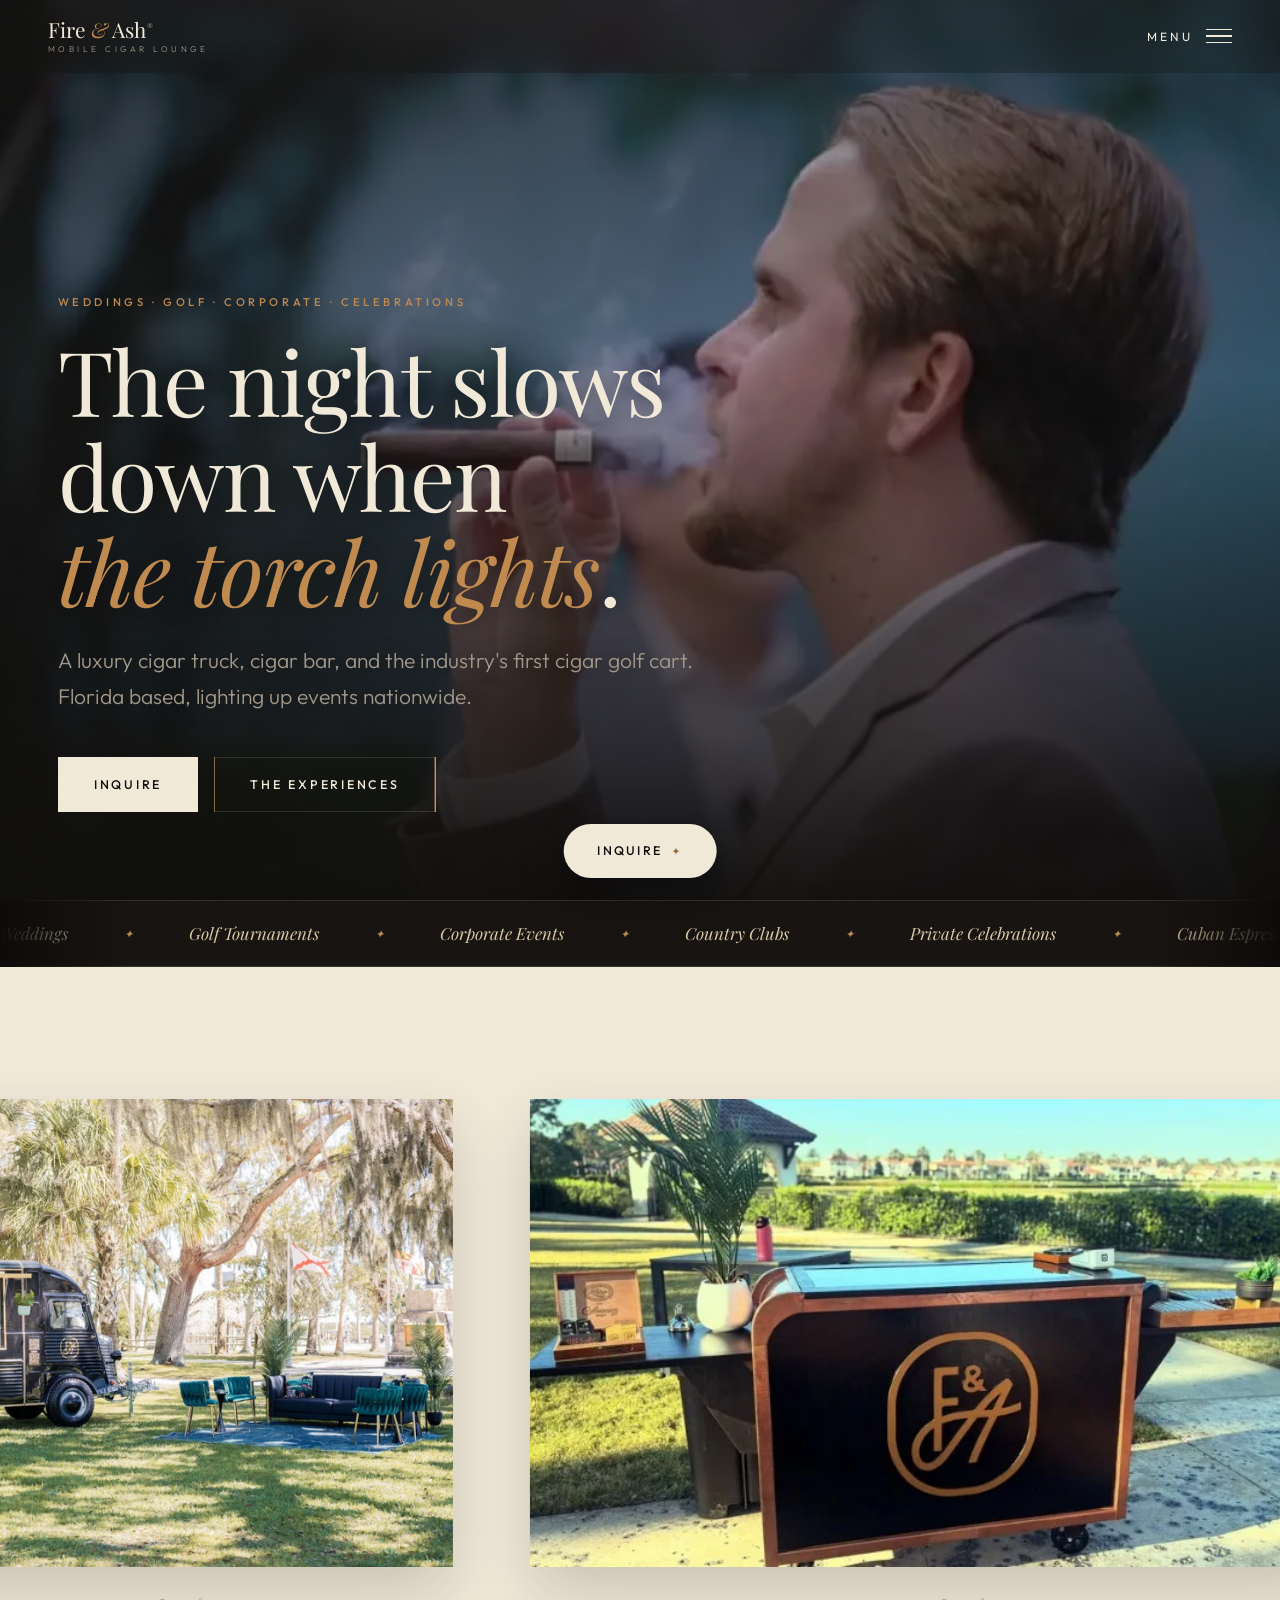
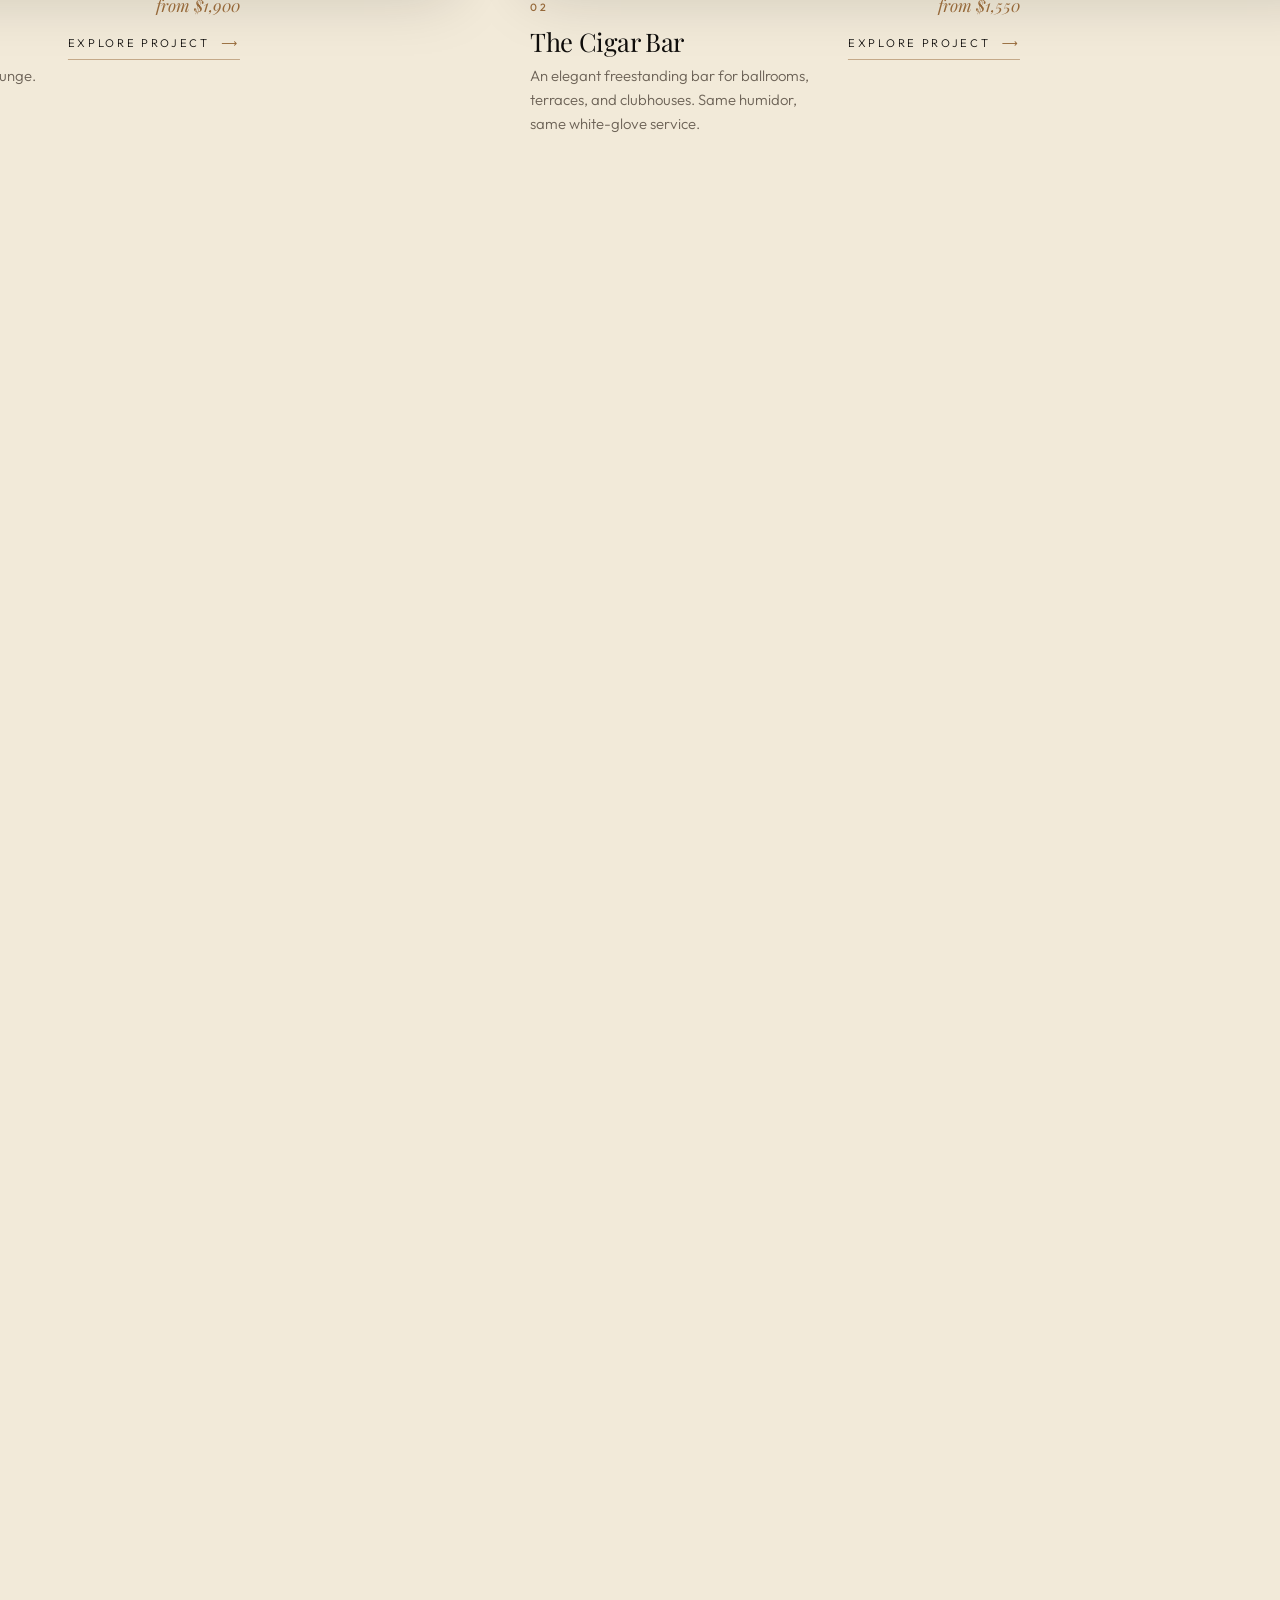
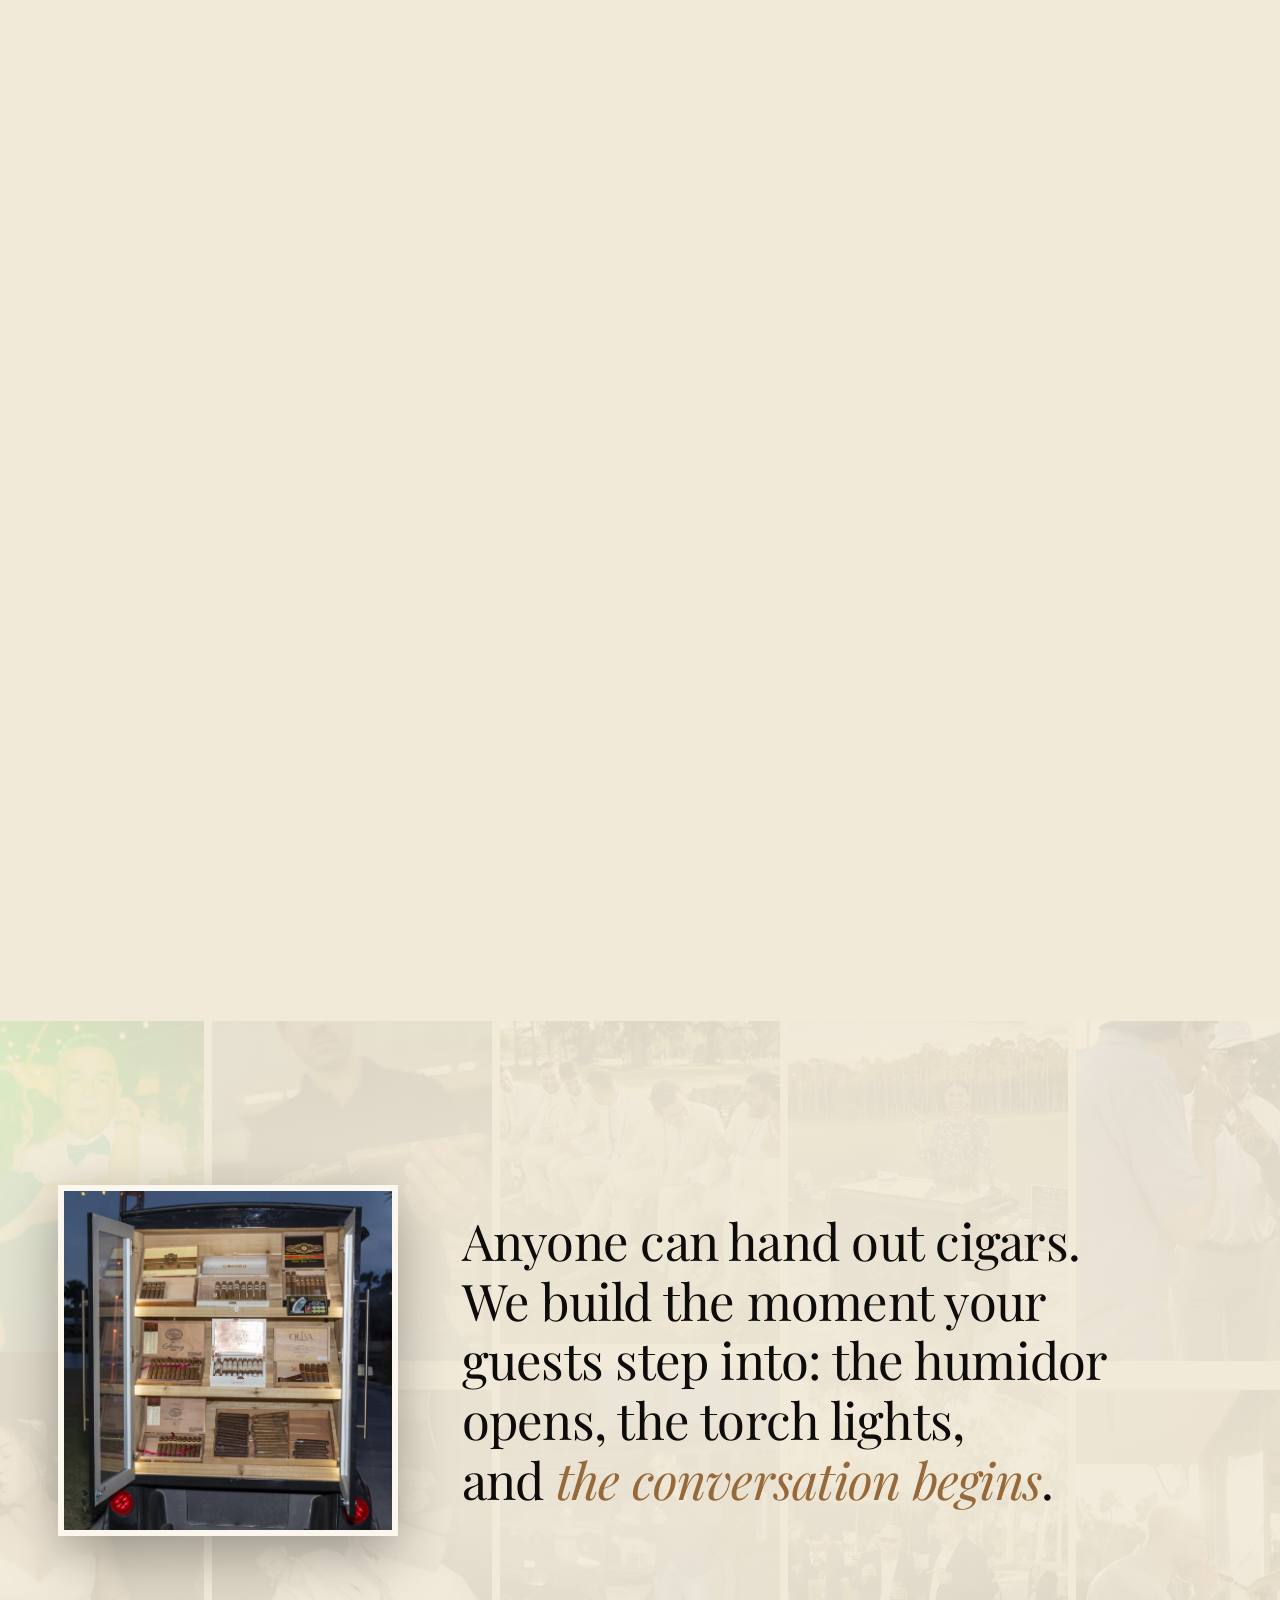
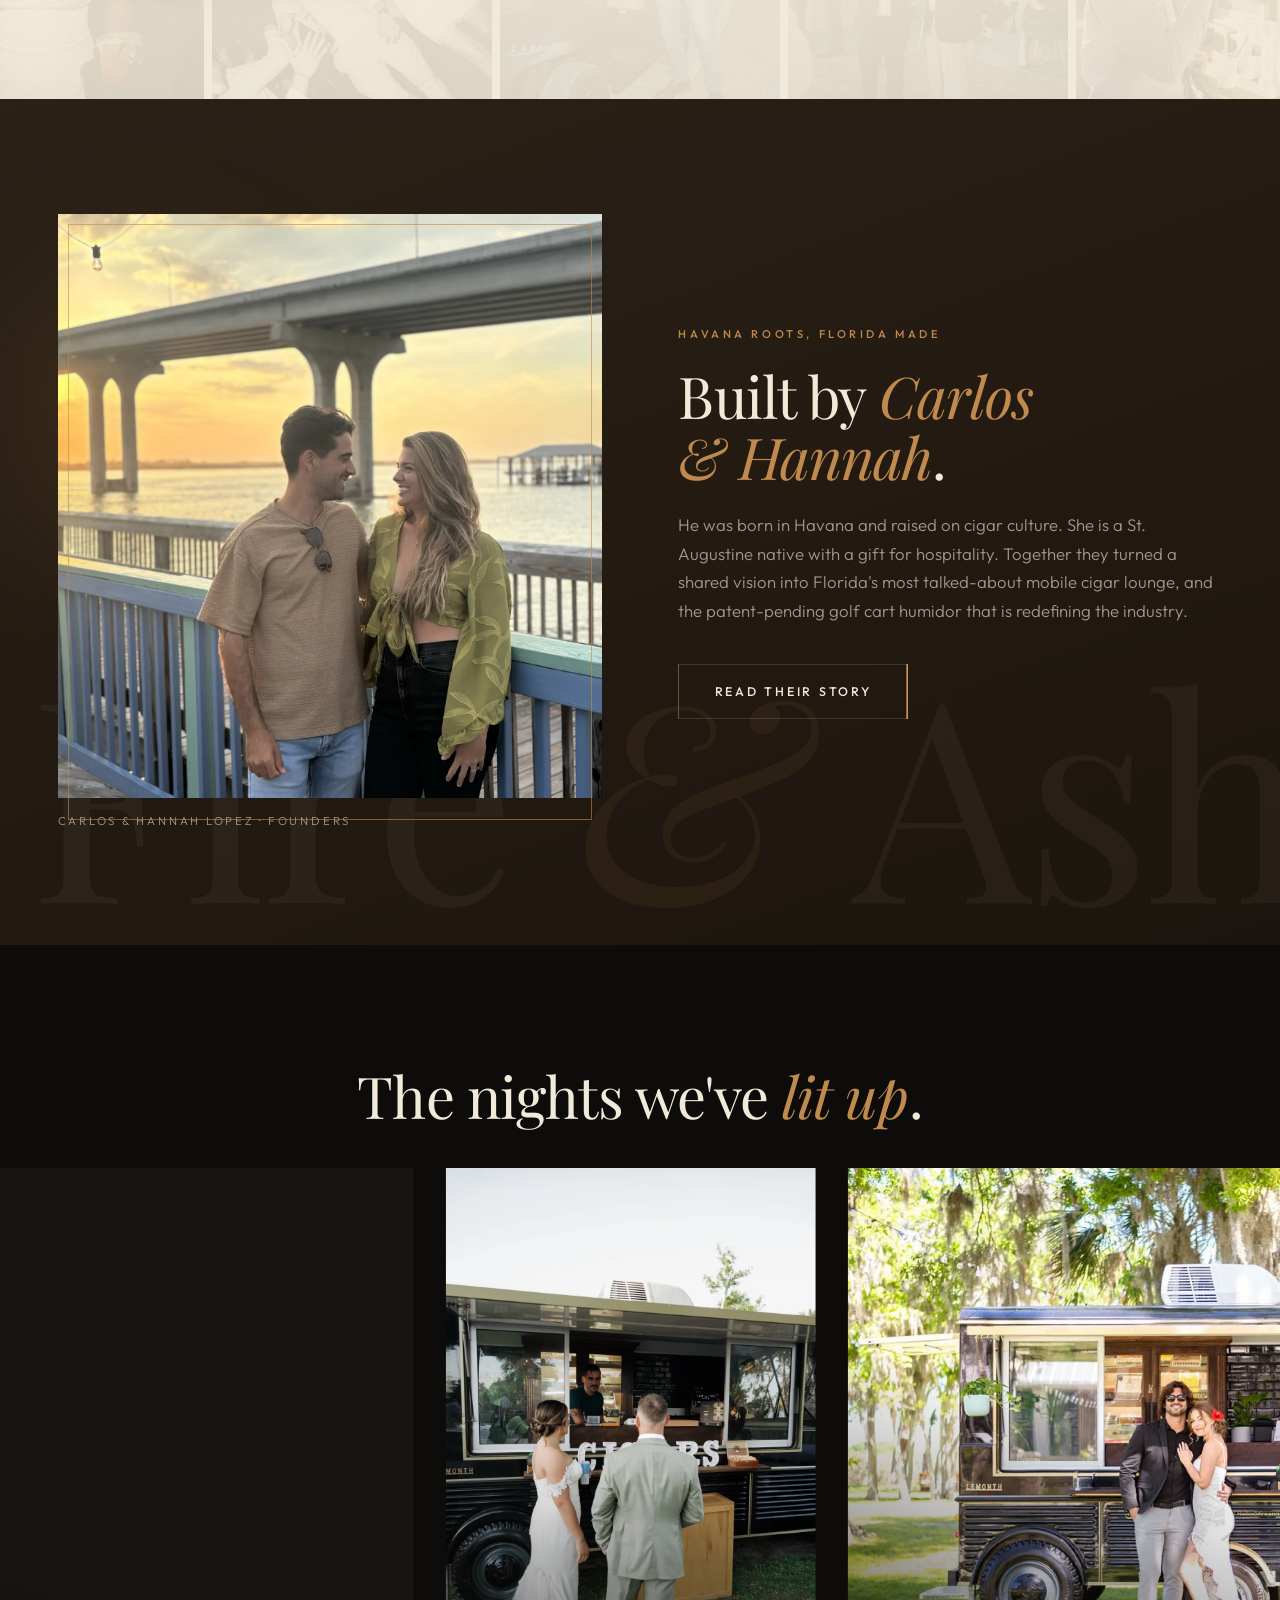
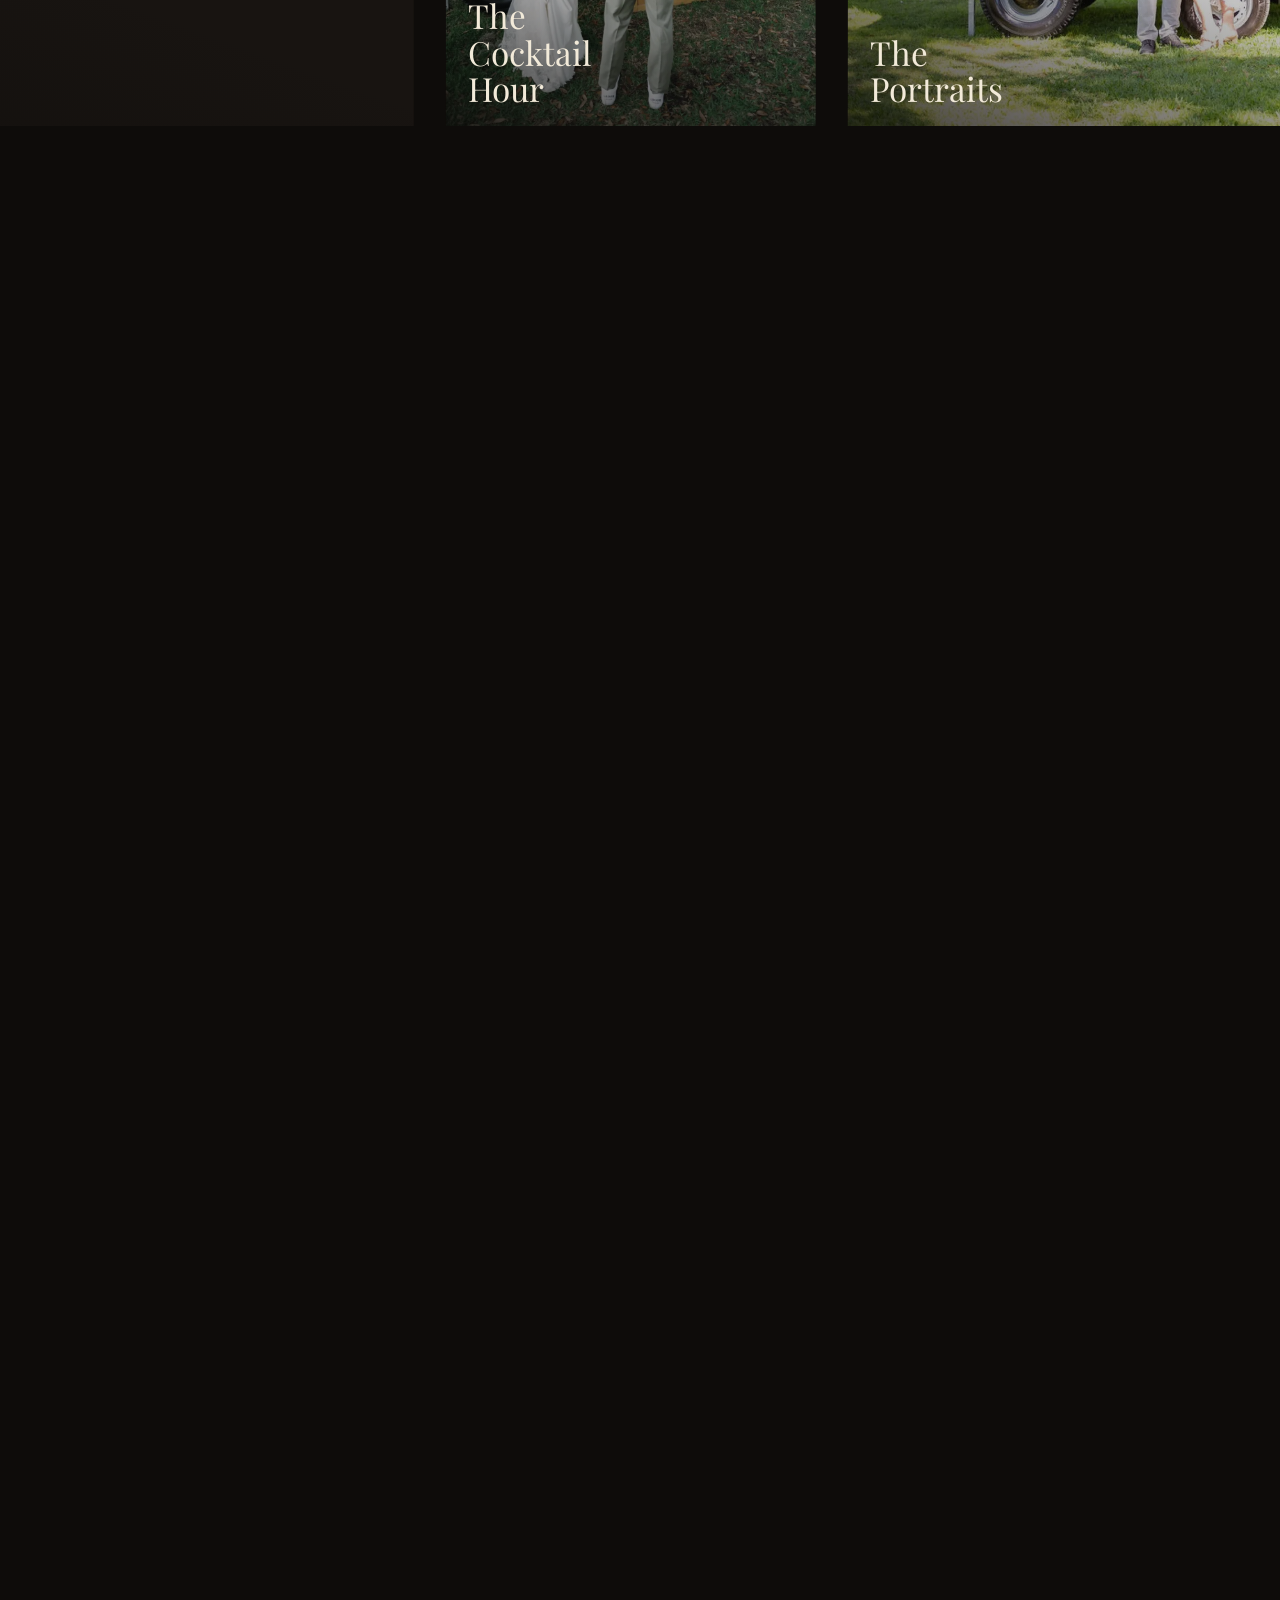
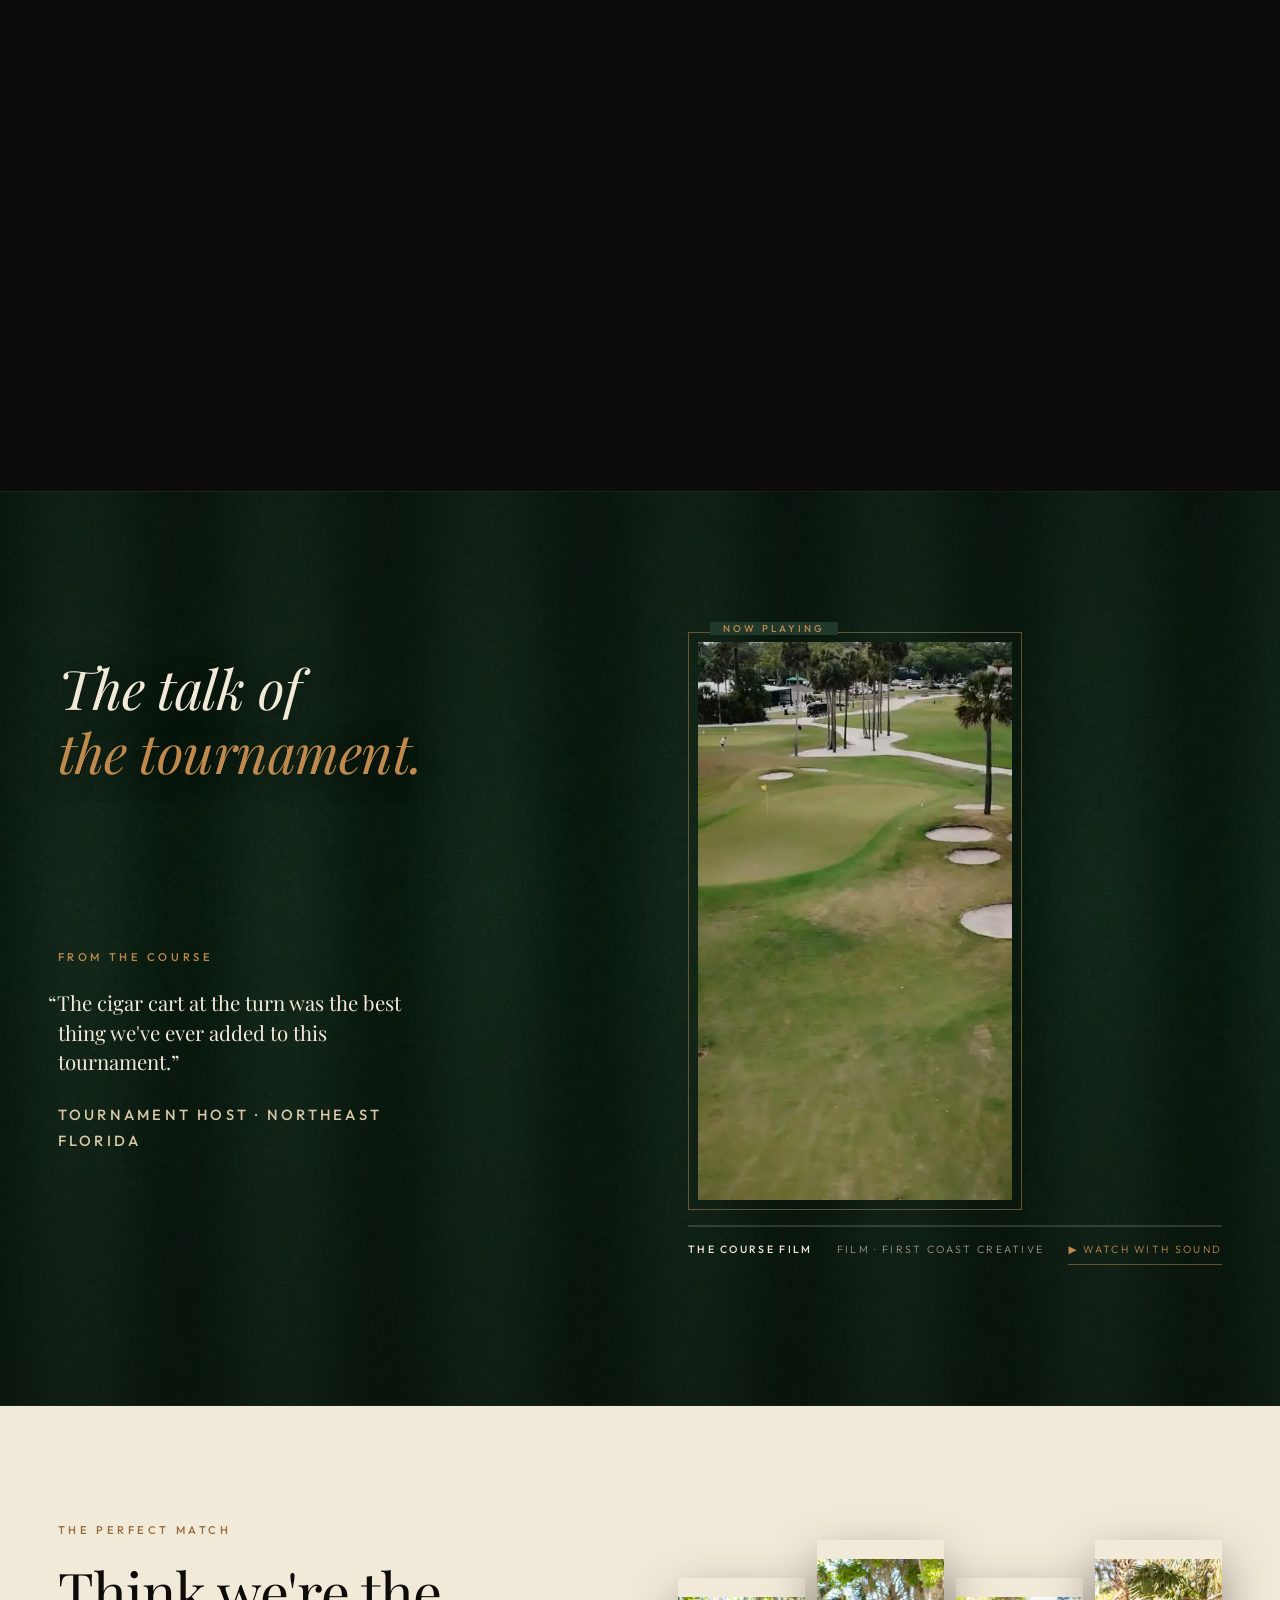
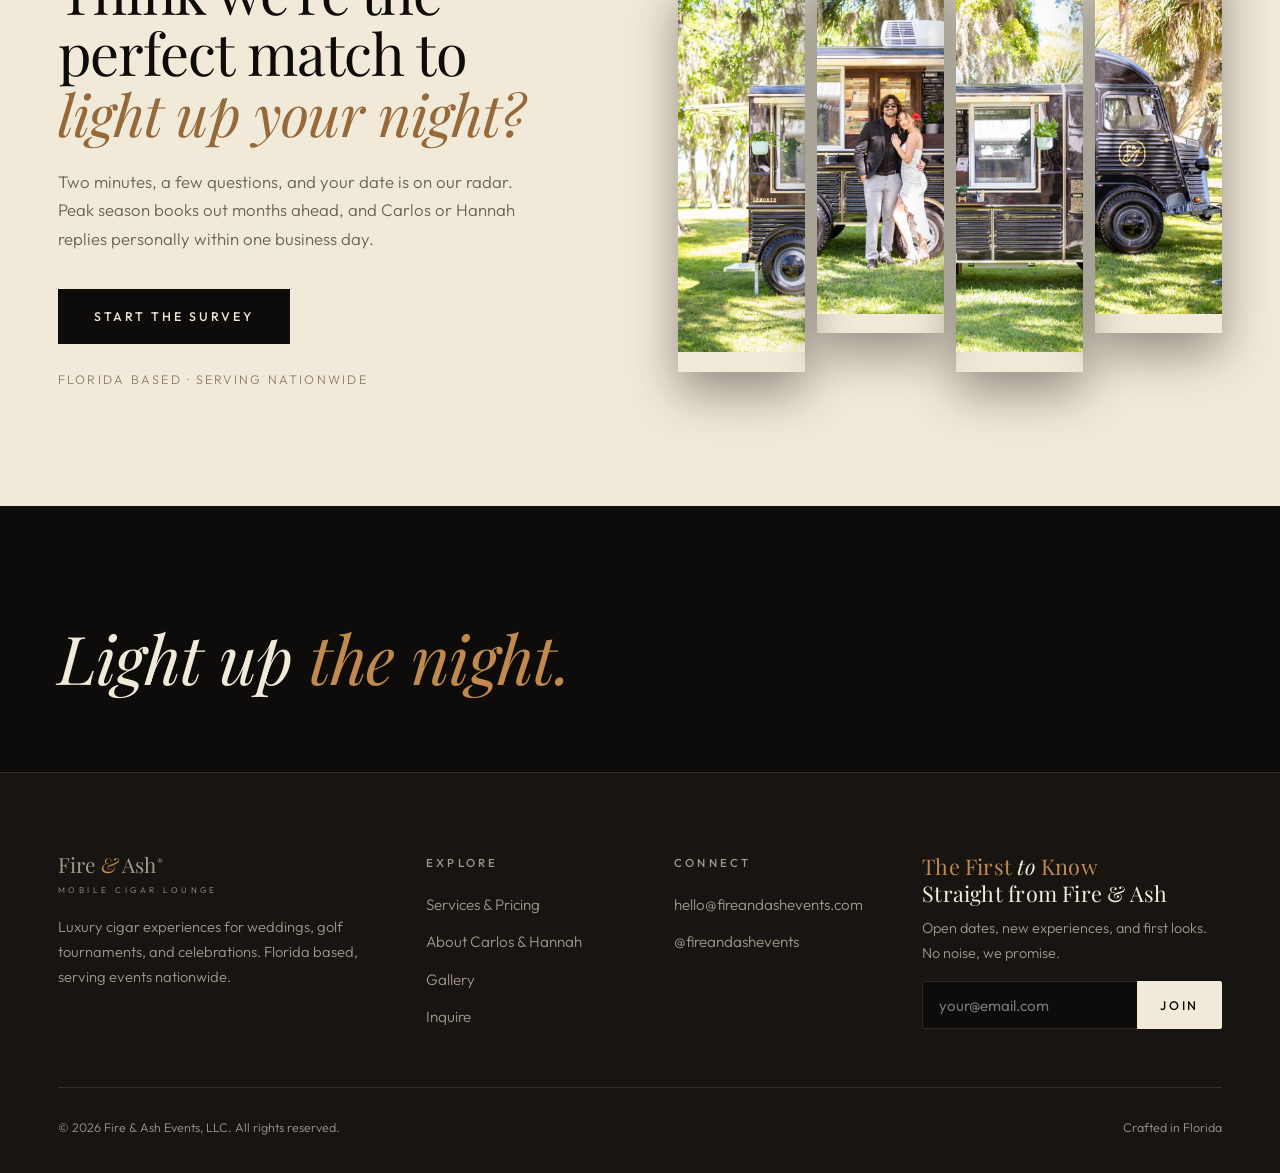
<file: index.html>
<!DOCTYPE html>
<html lang="en" class="no-js">
<head>
<meta charset="UTF-8">
<meta name="viewport" content="width=device-width, initial-scale=1.0, maximum-scale=1.0, viewport-fit=cover">
<title>Florida's Luxury Mobile Cigar Lounge | Fire &amp; Ash</title>
<meta name="description" content="Fire &amp; Ash brings a luxury cigar truck, cigar bar, and patent-pending cigar golf cart to weddings, golf tournaments, and celebrations across Florida. Find your match.">
<link rel="canonical" href="https://fireandashevents.com/">
<meta property="og:type" content="website">
<meta property="og:title" content="Fire &amp; Ash | Luxury Event Cigar Service">
<meta property="og:description" content="An elevated cigar experience for weddings, golf tournaments, and celebrations across Florida.">
<meta property="og:image" content="https://fireandashevents.com/assets/img/og-card.jpg?v=3">
<meta property="og:site_name" content="Fire &amp; Ash Events">
<meta name="twitter:card" content="summary_large_image">
<meta name="twitter:title" content="Fire &amp; Ash | Luxury Event Cigar Service">
<meta name="twitter:description" content="An elevated cigar experience for weddings, golf tournaments, and celebrations across Florida.">
<meta name="twitter:image" content="https://fireandashevents.com/assets/img/og-card.jpg?v=3">
<meta property="og:url" content="https://fireandashevents.com/">
<meta name="theme-color" content="#0e0c0a">
<link rel="icon" href="/assets/img/favicon.svg" type="image/svg+xml">
<link rel="icon" href="/assets/img/favicon-32.png" sizes="32x32">
<link rel="apple-touch-icon" href="/assets/img/apple-touch-icon.png">

<link rel="preconnect" href="https://fonts.googleapis.com">
<link rel="preconnect" href="https://fonts.gstatic.com" crossorigin>
<link href="https://fonts.googleapis.com/css2?family=Playfair+Display:ital,wght@0,400..700;1,400..700&family=Outfit:wght@300;400;500&display=swap" rel="stylesheet">
<link rel="stylesheet" href="/assets/css/style.css?v=26">
<script type="application/ld+json">
{
  "@context": "https://schema.org",
  "@type": ["LocalBusiness", "EntertainmentBusiness"],
  "name": "Fire & Ash Events",
  "description": "Luxury mobile cigar lounge: cigar truck, cigar bar, and patent-pending cigar golf cart for weddings, golf tournaments, corporate events, and private celebrations across Florida.",
  "url": "https://fireandashevents.com",
  "email": "hello@fireandashevents.com",
  "image": "https://fireandashevents.com/assets/img/hero-poster.webp",
  "priceRange": "$$$",
  "address": {"@type": "PostalAddress", "addressRegion": "FL", "addressCountry": "US"},
  "areaServed": [
    {"@type": "State", "name": "Florida"},
    {"@type": "Country", "name": "United States"}
  ],
  "slogan": "Light up the night",
  "knowsAbout": [
    "wedding entertainment ideas", "wedding cocktail hour entertainment", "unique wedding vendor",
    "wedding planner", "luxury wedding planner", "wedding venues", "destination wedding entertainment",
    "cigar bar for wedding", "wedding cigar bar rental", "groomsmen experience", "bachelor party ideas",
    "event planner", "event production", "luxury event production", "event entertainment services",
    "event", "event spaces", "event venues", "event rentals", "corporate event entertainment",
    "corporate retreat entertainment", "brand activation", "VIP hospitality", "holiday party entertainment",
    "golf event", "golf production", "luxury golf", "golf tournament entertainment", "charity golf tournament",
    "member guest tournament", "country club events", "19th hole experience",
    "cigar lounge", "mobile cigar lounge", "expensive cigars", "premium cigars", "luxury cigars",
    "cigar sommelier", "cigar and whiskey pairing", "cigar events", "cuban espresso catering",
    "private party entertainment", "engagement party ideas", "rehearsal dinner entertainment",
    "milestone birthday party", "retirement party ideas", "luxury lifestyle experiences",
    "mobile bar experience", "outdoor event entertainment", "event vendor for wedding venues"
  ],
  "keywords": "cigar lounge, cigar bar, wedding planner, event planner, event production, golf production, golf event, luxury golf, expensive cigars, premium cigars, wedding entertainment, corporate events, private events, Florida events, nationwide event services",
  "makesOffer": [
    {"@type": "Offer", "itemOffered": {"@type": "Service", "name": "Wedding cigar bar and cigar truck", "audience": {"@type": "Audience", "audienceType": "Couples planning weddings, wedding planners, wedding venues"}}},
    {"@type": "Offer", "itemOffered": {"@type": "Service", "name": "Golf tournament cigar cart", "audience": {"@type": "Audience", "audienceType": "Tournament directors, country clubs, charity outings"}}},
    {"@type": "Offer", "itemOffered": {"@type": "Service", "name": "Corporate and private event cigar lounge", "audience": {"@type": "Audience", "audienceType": "Corporate event planners, private party hosts, event spaces"}}}
  ],
  "founder": [
    {"@type": "Person", "name": "Carlos Lopez"},
    {"@type": "Person", "name": "Hannah Lopez"}
  ],
  "sameAs": ["https://www.instagram.com/fireandashevents/"]
}
</script>
<script type="application/ld+json">
{"@context":"https://schema.org","@type":"WebSite","name":"Fire & Ash Events","alternateName":"Fire and Ash Mobile Cigar Lounge","url":"https://fireandashevents.com"}
</script>
</head>
<body>

<header class="site-header">
  <a class="logo" href="/">Fire <em>&amp;</em> Ash<sup>&reg;</sup> <small>Mobile Cigar Lounge</small></a>
  <button class="menu-btn" aria-expanded="false" aria-label="Open menu">
    <span>Menu</span>
    <span class="bars" aria-hidden="true"><span></span><span></span><span></span></span>
  </button>
</header>

<div class="menu-overlay">
  <div class="menu-doors" aria-hidden="true"><span></span><span></span><span></span><span></span></div>
  <button class="menu-close" aria-label="Close menu">Close <span aria-hidden="true">✕</span></button>
  <nav class="menu-inner">
    <a href="/"><small>01</small>Home</a>
    <a href="/services"><small>02</small>Services</a>
    <a href="/about"><small>03</small>About</a>
    <a href="/gallery"><small>04</small>Gallery</a>
    <a href="/inquire"><small>05</small>Inquire</a>
  </nav>
  <div class="menu-foot">Florida based · Serving events nationwide · <a href="mailto:hello@fireandashevents.com">hello@fireandashevents.com</a></div>
</div>

<section class="hero">
  <div class="hero-media">
    <video src="/assets/video/hero-deerwood.mp4?v=2" autoplay muted loop playsinline poster="/assets/img/hero-poster.webp?v=2" aria-hidden="true"></video>
  </div>
  <div class="hero-veil" aria-hidden="true"></div>
  <div class="wrap">
    <span class="label" data-hero-label>Weddings · Golf · Corporate · Celebrations</span>
    <h1 data-hero-h>The night slows down when <em>the torch lights</em>.</h1>
    <p class="lead" data-hero-p>A luxury cigar truck, cigar bar, and the industry's first cigar golf cart. Florida based, lighting up events nationwide.</p>
    <div class="hero-cta" data-hero-cta>
      <a class="btn solid" href="/inquire">Inquire</a>
      <a class="btn ghost" href="/services">The Experiences</a>
    </div>
  </div>
  <span class="hero-hint" aria-hidden="true">Scroll</span>
</section>

<div class="marquee" aria-hidden="true">
  <div class="marquee-track">
    <span>Weddings</span><span>Golf Tournaments</span><span>Corporate Events</span><span>Country Clubs</span><span>Private Celebrations</span><span>Cuban Espresso</span>
    <span>Weddings</span><span>Golf Tournaments</span><span>Corporate Events</span><span>Country Clubs</span><span>Private Celebrations</span><span>Cuban Espresso</span>
  </div>
</div>

<section class="exp light">
  <div class="exp-pin">
    <div class="exp-stage">
      <div class="exp-intro">
        <span class="label">The Experiences</span>
        <h2>Choose your<br><em>experience</em>.</h2>
        <p>Three ways to light up the night, each with a curated humidor and white-glove service.</p>
      </div>
      <article class="exp-item">
        <img src="/assets/img/mobile-cigar-lounge-truck.webp" alt="Fire and Ash vintage cigar truck serving guests at a Florida event" loading="lazy" width="1600" height="1064">
        <div class="exp-meta">
          <div>
            <span class="exp-no">01</span>
            <h3>The Cigar Truck</h3>
            <p>Our vintage truck, rebuilt as a rolling lounge. Stocked humidor, Cuban espresso, full service at the window.</p>
          </div>
          <div class="exp-side">
            <span class="exp-price">from $1,900</span>
            <a class="exp-link" href="/services#truck">Explore Project<i>⟶</i></a>
          </div>
        </div>
      </article>
      <article class="exp-item">
        <img src="/assets/img/fire-and-ash-bar-cart.webp" alt="Fire and Ash monogrammed bar cart set up on a Florida course at sunrise" loading="lazy" width="668" height="388">
        <div class="exp-meta">
          <div>
            <span class="exp-no">02</span>
            <h3>The Cigar Bar</h3>
            <p>An elegant freestanding bar for ballrooms, terraces, and clubhouses. Same humidor, same white-glove service.</p>
          </div>
          <div class="exp-side">
            <span class="exp-price">from $1,550</span>
            <a class="exp-link" href="/services#bar">Explore Project<i>⟶</i></a>
          </div>
        </div>
      </article>
      <article class="exp-item">
        <img src="/assets/img/cigar-golf-cart-course.webp" alt="Patent-pending Fire and Ash cigar golf cart on a Florida golf course" loading="lazy" width="1600" height="1200">
        <div class="exp-meta">
          <div>
            <span class="exp-no">03</span>
            <h3>The Cigar Golf Cart</h3>
            <p>Our patent-pending golf cart humidor rides the course with your players. Found nowhere else in the industry.</p>
          </div>
          <div class="exp-side">
            <span class="exp-price">from $1,650</span>
            <a class="exp-link" href="/services#golf-cart">Explore Project<i>⟶</i></a>
          </div>
        </div>
      </article>
      <div class="exp-outro">
        <p>Not sure which fits your night? Two minutes and we'll tell you.</p>
        <a class="btn solid" href="/inquire">Inquire</a>
      </div>
    </div>
  </div>
</section>

<section class="band light collage-band">
  <div class="collage" aria-hidden="true">
    <img src="/assets/img/wedding-reception-celebration.webp" alt="" loading="lazy">
    <img src="/assets/img/cigar-torch-lighting-service.webp" alt="" loading="lazy">
    <img src="/assets/img/groomsmen-cigars-wedding.webp" alt="" loading="lazy">
    <img src="/assets/img/cigar-bar-sunset-event.webp" alt="" loading="lazy">
    <img src="/assets/img/golf-outing-guests.webp" alt="" loading="lazy">
    <img src="/assets/img/bride-enjoying-cigar.webp" alt="" loading="lazy">
    <img src="/assets/img/wedding-dance-cigars.webp" alt="" loading="lazy">
    <img src="/assets/img/cigar-cart-golf-event-dusk.webp" alt="" loading="lazy">
    <img src="/assets/img/private-party-cigar-bar.webp" alt="" loading="lazy">
    <img src="/assets/img/guest-cigar-truck-window.webp" alt="" loading="lazy">
  </div>
  <div class="wrap band-split">
    <div class="rotator" aria-hidden="true">
      <img src="/assets/img/event-moment-1.webp" alt="" class="on">
      <img src="/assets/img/event-moment-2.webp" alt="" loading="lazy">
      <img src="/assets/img/event-moment-3.webp" alt="" loading="lazy">
      <img src="/assets/img/event-moment-4.webp" alt="" loading="lazy">
    </div>
    <h2 data-reveal>Anyone can hand out cigars. We build the moment your guests step into: the humidor opens, the torch lights, and <em>the conversation begins</em>.</h2>
  </div>
</section>

<section class="founders">
  <div class="founders-ghost" aria-hidden="true">Fire <em>&amp;</em> Ash</div>
  <div class="wrap split">
    <figure class="photo keyline" data-reveal>
      <img src="/assets/img/carlos-and-hannah-lopez.webp" alt="Founders Carlos and Hannah Lopez together at sunset on a Florida waterfront" loading="lazy" width="1491" height="1600">
      <figcaption>Carlos &amp; Hannah Lopez · Founders</figcaption>
    </figure>
    <div>
      <span class="label" data-reveal>Havana Roots, Florida Made</span>
      <h2 data-reveal>Built by <em>Carlos &amp; Hannah</em>.</h2>
      <p data-reveal>He was born in Havana and raised on cigar culture. She is a St. Augustine native with a gift for hospitality. Together they turned a shared vision into Florida's most talked-about mobile cigar lounge, and the patent-pending golf cart humidor that is redefining the industry.</p>
      <a class="btn ghost" href="/about" data-reveal>Read Their Story</a>
    </div>
  </div>
</section>

<section class="nights" id="recent-nights">
  <div class="nights-pin">
    <div class="wrap nights-head">
      <h2>The nights we've <em>lit up</em>.</h2>
    </div>
    <div class="nights-track">
      <figure class="night-card">
        <video src="/assets/video/night-another.mp4?v=2" autoplay muted loop playsinline aria-label="A special guest at a Fire and Ash event"></video>
        <figcaption><span>Another&nbsp;One</span></figcaption>
      </figure>
      <figure class="night-card">
        <video src="/assets/video/night-smokin.mp4" autoplay muted loop playsinline aria-label="Fire and Ash cigar service in motion"></video>
        <figcaption><span>Smoke &amp;&nbsp;Espresso</span></figcaption>
      </figure>
      <figure class="night-card">
        <img src="/assets/img/bride-groom-cigar-truck.webp" alt="Bride and groom at the Fire and Ash cigar truck on their wedding night" loading="lazy" width="1063" height="1600">
        <figcaption><span>The Cocktail Hour</span></figcaption>
      </figure>
      <figure class="night-card">
        <img src="/assets/img/cigar-truck-wedding-couple.webp" alt="Newlyweds posing with the vintage Fire and Ash cigar truck" loading="lazy" width="1600" height="1064">
        <figcaption><span>The Portraits</span></figcaption>
      </figure>
      <figure class="night-card">
        <img src="/assets/img/cigar-torch-lighting-service.webp" alt="Attendant torch-lighting a premium cigar for a guest" loading="lazy" width="1066" height="1600">
        <figcaption><span>The Torch</span></figcaption>
      </figure>
      <figure class="night-card">
        <video src="/assets/video/night-yards.mp4" autoplay muted loop playsinline aria-label="Guests enjoying the Fire and Ash bar at night"></video>
        <figcaption><span>Last Call Energy</span></figcaption>
      </figure>
      <figure class="night-card">
        <img src="/assets/img/guest-cigar-truck-window.webp" alt="Guest served at the cigar truck window in golden light" loading="lazy" width="1084" height="1600">
        <figcaption><span>The Window</span></figcaption>
      </figure>
      <figure class="night-card">
        <img src="/assets/img/premium-cigars-humidor.webp" alt="Rows of premium cigars in the Fire and Ash humidor" loading="lazy" width="1066" height="1600">
        <figcaption><span>Pick Your Stick</span></figcaption>
      </figure>
      <a class="night-card night-more" href="/gallery">
        <span>See the<br><em>full gallery</em></span>
      </a>
    </div>
  </div>
</section>

<section class="band green turf" id="turf">
  <div class="turf-grass" aria-hidden="true"></div>
  <div class="wrap turf-stage">
    <h2 class="turf-big" data-reveal>The talk of<br><em>the tournament.</em></h2>
    <div class="quote turf-quote">
      <span class="label" data-reveal>From the Course</span>
      <blockquote data-reveal>“The cigar cart at the turn was the best thing we've ever added to this tournament.”</blockquote>
      <cite data-reveal>Tournament Host · Northeast Florida</cite>
    </div>
    <figure class="turf-video" data-reveal>
      <button class="turf-expand" type="button" aria-label="Watch the full video with sound">
        <span class="player-tag">Now Playing</span>
        <span class="player-frame">
          <video src="/assets/video/turf-yards.mp4?v=2" muted loop playsinline preload="metadata" poster="/assets/img/turf-yards-poster.webp?v=2" aria-hidden="true"></video>
        </span>
      </button>
      <span class="progress" aria-hidden="true"><i></i></span>
      <span class="player-bar">
        <span class="pl-title">The Course Film</span>
        <span class="pl-credit">Film · First Coast Creative</span>
        <span class="pl-watch">▶&nbsp;Watch with sound</span>
      </span>
    </figure>
  </div>
</section>

<section class="light match-cta">
  <div class="wrap split">
    <div>
      <span class="label" data-reveal>The Perfect Match</span>
      <h2 data-reveal style="font-size:var(--t-display);max-width:16ch">Think we're the perfect match to <em>light up your night?</em></h2>
      <p data-reveal style="margin:1.4rem 0 0;max-width:44ch">Two minutes, a few questions, and your date is on our radar. Peak season books out months ahead, and Carlos or Hannah replies personally within one business day.</p>
      <a class="btn solid" href="/inquire" data-reveal style="margin-top:2.2rem">Start the Survey</a>
      <p data-reveal style="font-size:.78rem;letter-spacing:.18em;text-transform:uppercase;color:#8a7d6c;margin-top:1.6rem">Florida based · Serving nationwide</p>
    </div>
    <div class="slats" data-stagger aria-hidden="true">
      <i style="background-position:0% 50%"></i>
      <i style="background-position:33.34% 50%"></i>
      <i style="background-position:66.67% 50%"></i>
      <i style="background-position:100% 50%"></i>
    </div>
  </div>
</section>





<section class="signoff">
  <div class="wrap"><p data-reveal>Light up <em>the night.</em></p></div>
</section>

<footer>
  <div class="wrap">
    <div class="footer-grid">
      <div>
        <a class="logo" href="/">Fire <em>&amp;</em> Ash<sup>&reg;</sup> <small>Mobile Cigar Lounge</small></a>
        <p style="color:var(--muted);font-size:.92rem;margin-top:1.2rem;max-width:36ch">Luxury cigar experiences for weddings, golf tournaments, and celebrations. Florida based, serving events nationwide.</p>
      </div>
      <div>
        <h4>Explore</h4>
        <ul>
          <li><a href="/services">Services &amp; Pricing</a></li>
          <li><a href="/about">About Carlos &amp; Hannah</a></li>
          <li><a href="/gallery">Gallery</a></li>
          <li><a href="/inquire">Inquire</a></li>
        </ul>
      </div>
      <div>
        <h4>Connect</h4>
        <ul>
          <li><a href="mailto:hello@fireandashevents.com">hello@fireandashevents.com</a></li>
          <li><a href="https://www.instagram.com/fireandashevents/" rel="noopener" target="_blank">@fireandashevents</a></li>
        </ul>
      </div>
      <div class="footer-reserve">
        <h4>The First <span class="amp">to</span> Know<small>Straight from Fire &amp; Ash</small></h4>
        <p style="color:var(--muted);font-size:.9rem;margin-bottom:1rem">Open dates, new experiences, and first looks. No noise, we promise.</p>
        <form class="reserve-inline" name="stay-in-the-know" method="POST" data-netlify="true" netlify-honeypot="bot-field">
          <input type="hidden" name="form-name" value="stay-in-the-know">
          <p style="display:none"><label>Skip this field: <input name="bot-field"></label></p>
          <input type="email" name="email" placeholder="your@email.com" aria-label="Email address" required>
          <button type="submit" class="btn solid">Join</button>
        </form>
      </div>
    </div>
    <div class="footer-bottom">
      <span>© 2026 Fire &amp; Ash Events, LLC. All rights reserved.</span>
      <span>Crafted in Florida</span>
    </div>
  </div>
</footer>

<a class="dock-cta" href="/inquire">Inquire</a>

<nav class="app-nav" aria-label="Quick navigation">
  <a href="/" aria-current="page">Home</a>
  <a href="/services">Services</a>
  <a href="/gallery">Gallery</a>
  <a href="/inquire">Inquire</a>
</nav>

<script src="/assets/js/main.js?v=26" defer></script>
</body>
</html>
</file>
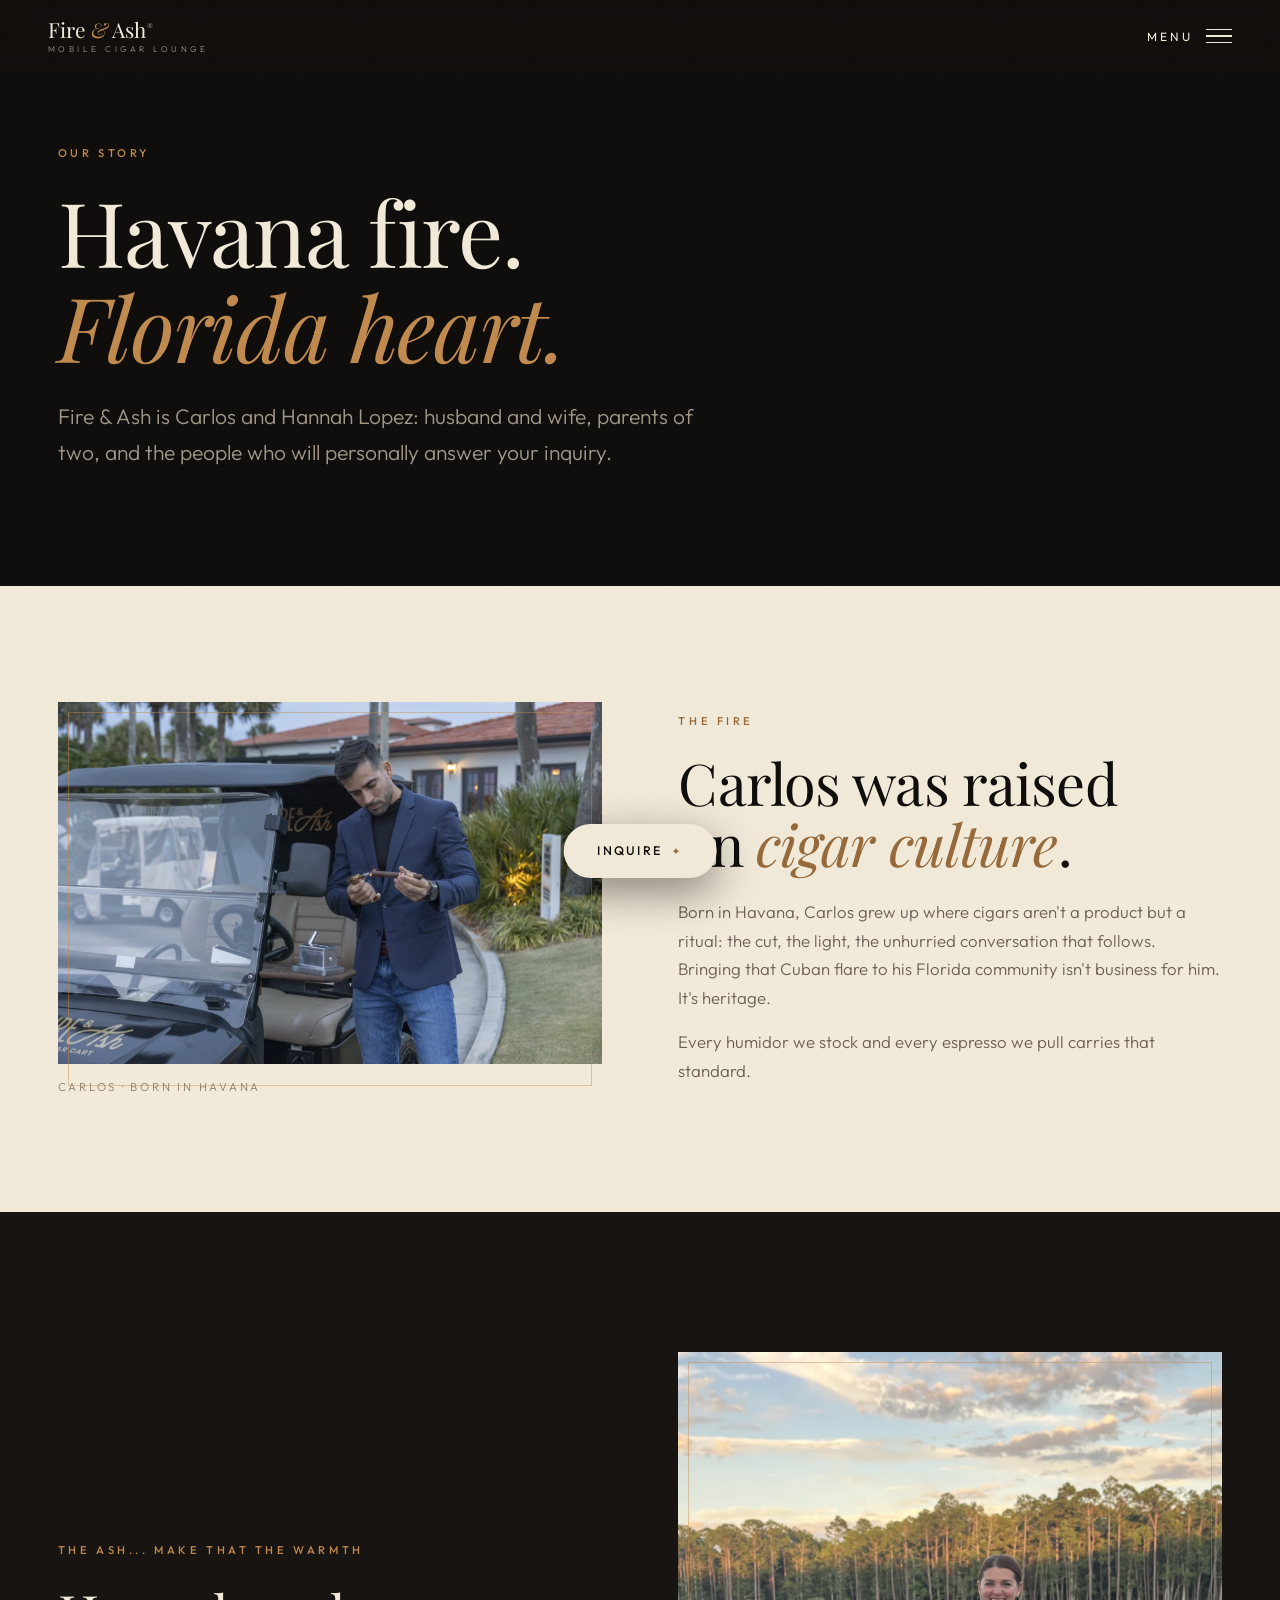
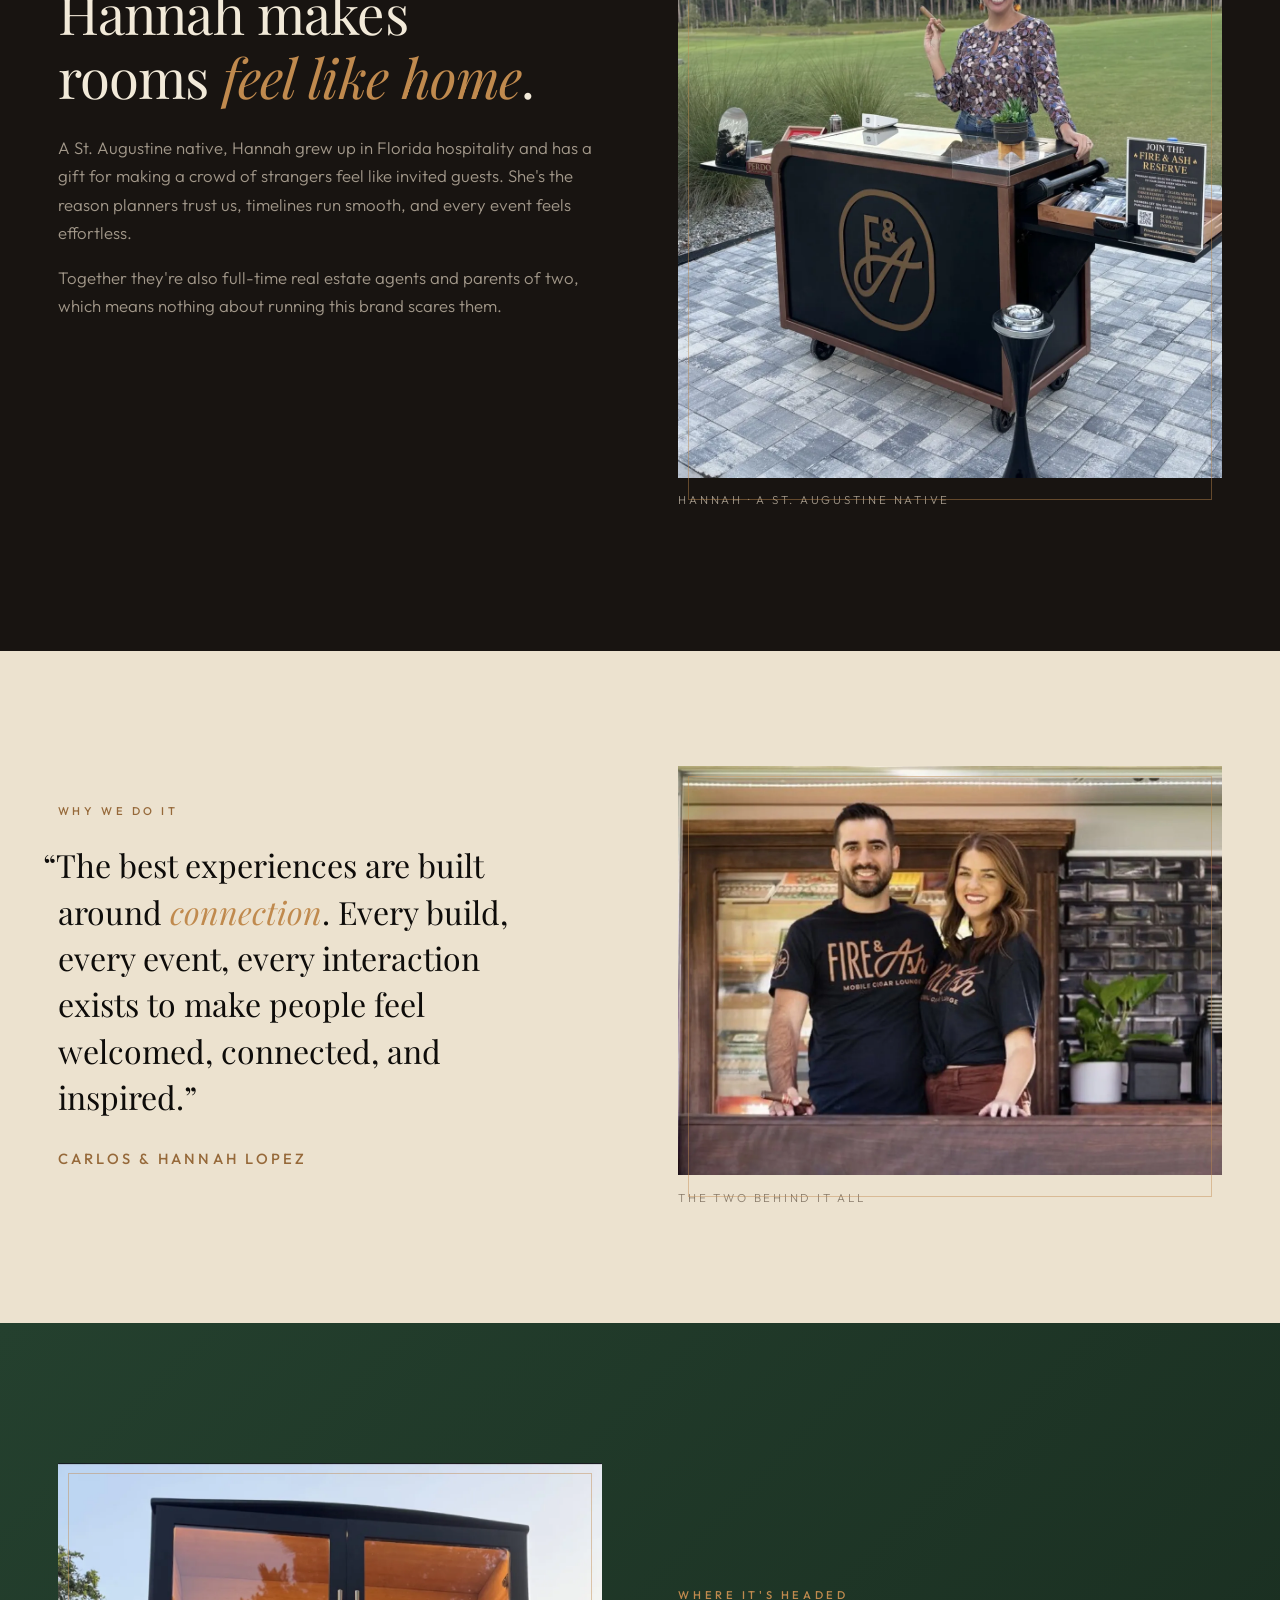
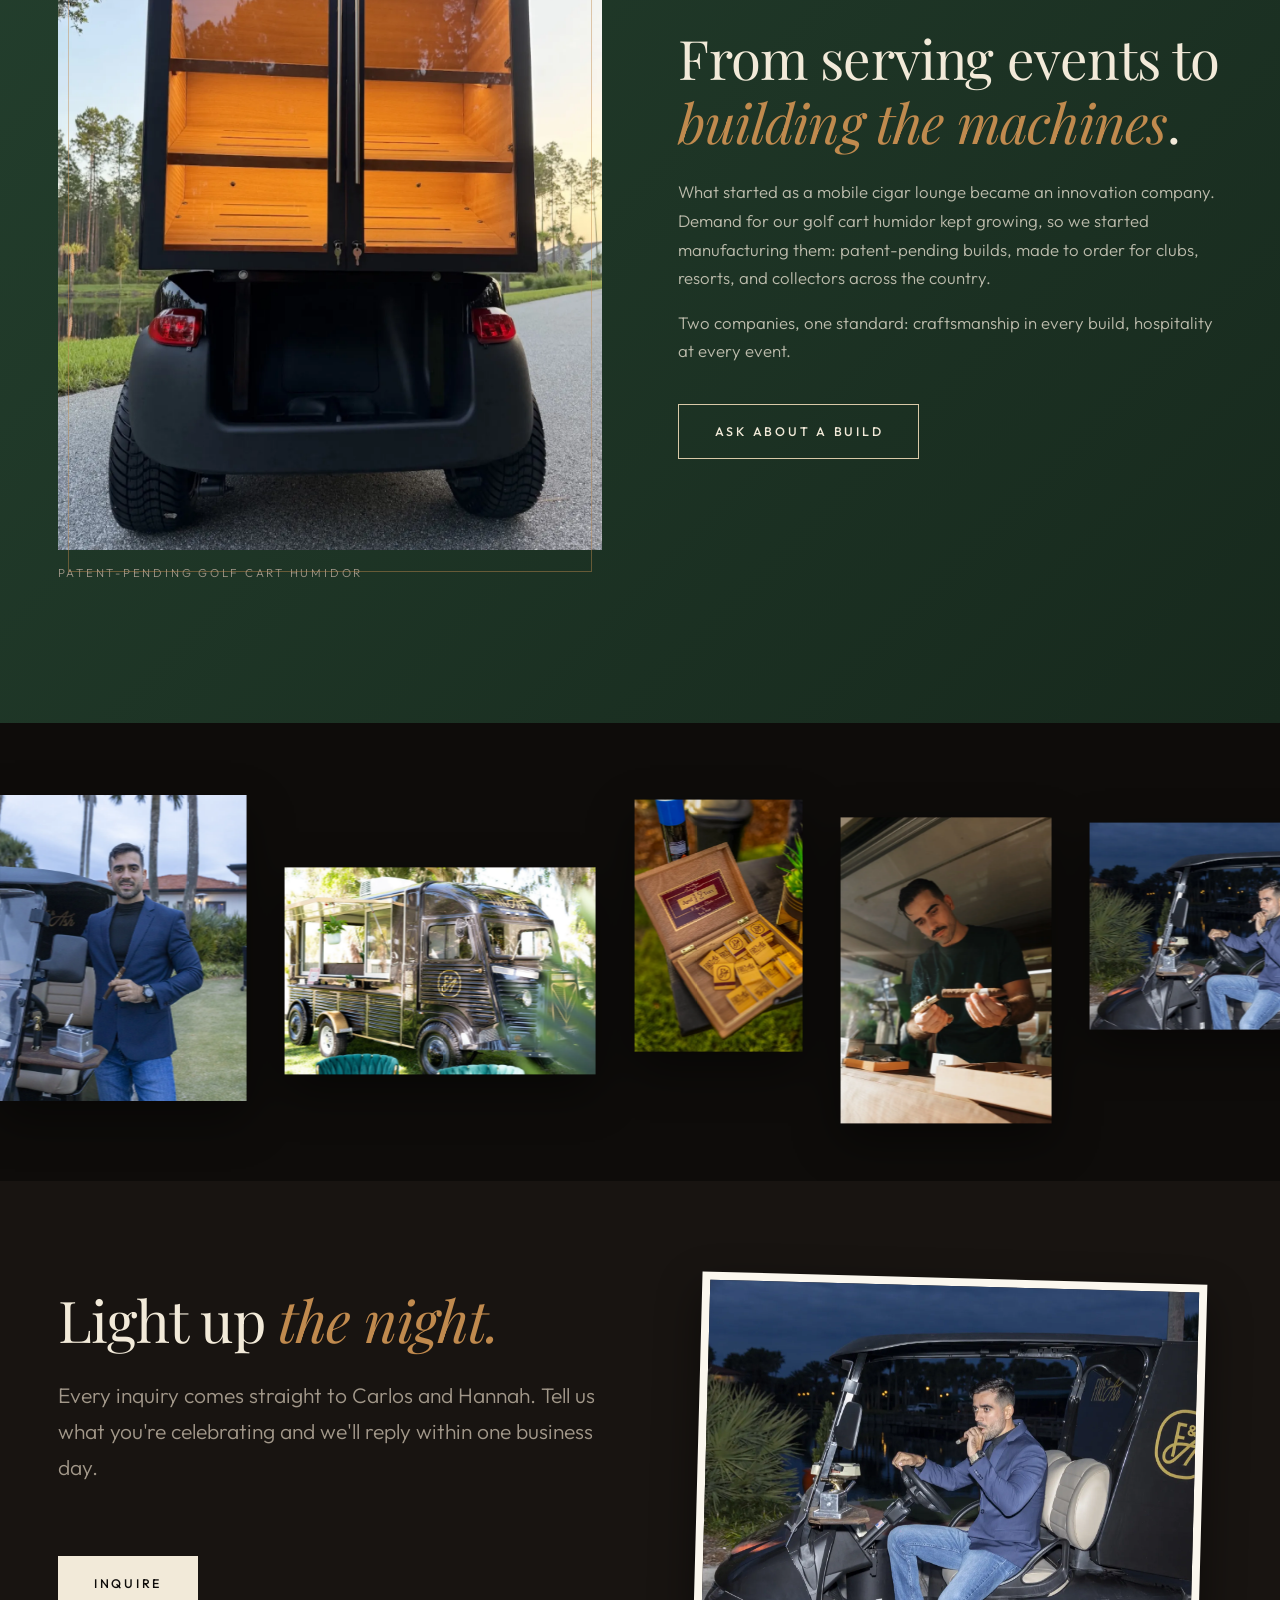
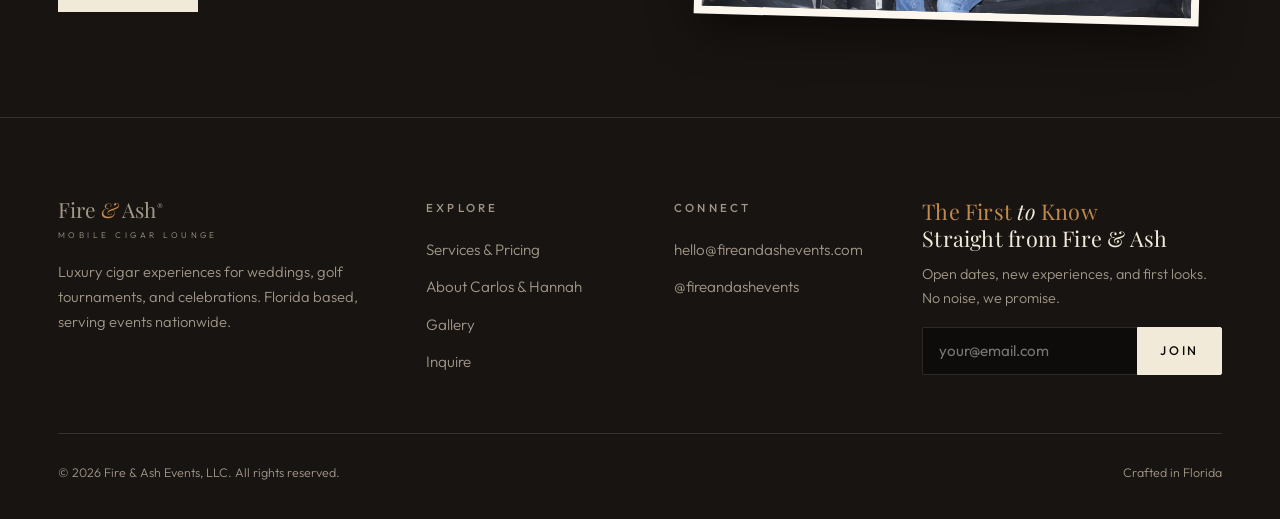
<file: about.html>
<!DOCTYPE html>
<html lang="en" class="no-js">
<head>
<meta charset="UTF-8">
<meta name="viewport" content="width=device-width, initial-scale=1.0, maximum-scale=1.0, viewport-fit=cover">
<title>Carlos &amp; Hannah Lopez, Founders | About Fire &amp; Ash</title>
<meta name="description" content="Born in Havana, raised in St. Augustine, built in Florida. Meet Carlos and Hannah Lopez, the husband and wife behind Florida's luxury mobile cigar lounge.">
<link rel="canonical" href="https://fireandashevents.com/about">
<meta property="og:title" content="About Carlos &amp; Hannah | Fire &amp; Ash">
<meta property="og:description" content="The husband and wife behind Florida's most talked-about mobile cigar lounge.">
<meta property="og:image" content="https://fireandashevents.com/assets/img/og-card.jpg">
<meta property="og:site_name" content="Fire &amp; Ash Events">
<meta name="twitter:card" content="summary_large_image">
<meta name="twitter:image" content="https://fireandashevents.com/assets/img/og-card.jpg">
<meta name="theme-color" content="#0e0c0a">
<link rel="icon" href="/assets/img/favicon.svg" type="image/svg+xml">
<link rel="icon" href="/assets/img/favicon-32.png" sizes="32x32">
<link rel="apple-touch-icon" href="/assets/img/apple-touch-icon.png">

<link rel="preconnect" href="https://fonts.googleapis.com">
<link rel="preconnect" href="https://fonts.gstatic.com" crossorigin>
<link href="https://fonts.googleapis.com/css2?family=Playfair+Display:ital,wght@0,400..700;1,400..700&family=Outfit:wght@300;400;500&display=swap" rel="stylesheet">
<link rel="stylesheet" href="/assets/css/style.css?v=26">
<script type="application/ld+json">
{
  "@context": "https://schema.org",
  "@type": "AboutPage",
  "name": "About Fire & Ash Events",
  "mainEntity": {
    "@type": "Organization",
    "name": "Fire & Ash Events",
    "url": "https://fireandashevents.com",
    "founder": [
      {"@type": "Person", "name": "Carlos Lopez", "birthPlace": "Havana, Cuba"},
      {"@type": "Person", "name": "Hannah Lopez", "birthPlace": "St. Augustine, Florida"}
    ]
  }
}
</script>
<script type="application/ld+json">
{"@context":"https://schema.org","@type":"BreadcrumbList","itemListElement":[
  {"@type":"ListItem","position":1,"name":"Home","item":"https://fireandashevents.com/"},
  {"@type":"ListItem","position":2,"name":"About Carlos & Hannah","item":"https://fireandashevents.com/about"}
]}
</script>
</head>
<body>

<header class="site-header">
  <a class="logo" href="/">Fire <em>&amp;</em> Ash<sup>&reg;</sup> <small>Mobile Cigar Lounge</small></a>
  <button class="menu-btn" aria-expanded="false" aria-label="Open menu">
    <span>Menu</span>
    <span class="bars" aria-hidden="true"><span></span><span></span><span></span></span>
  </button>
</header>

<div class="menu-overlay">
  <div class="menu-doors" aria-hidden="true"><span></span><span></span><span></span><span></span></div>
  <button class="menu-close" aria-label="Close menu">Close <span aria-hidden="true">✕</span></button>
  <nav class="menu-inner">
    <a href="/"><small>01</small>Home</a>
    <a href="/services"><small>02</small>Services</a>
    <a href="/about"><small>03</small>About</a>
    <a href="/gallery"><small>04</small>Gallery</a>
    <a href="/inquire"><small>05</small>Inquire</a>
  </nav>
  <div class="menu-foot">Florida based · Serving events nationwide · <a href="mailto:hello@fireandashevents.com">hello@fireandashevents.com</a></div>
</div>

<section style="padding-top:clamp(8rem,16vh,11rem)">
  <div class="wrap">
    <span class="label" data-hero-label>Our Story</span>
    <h1 data-hero-h style="font-size:var(--t-hero);max-width:15ch">Havana fire. <em>Florida heart.</em></h1>
    <p class="lead" data-hero-p style="margin-top:1.6rem">Fire &amp; Ash is Carlos and Hannah Lopez: husband and wife, parents of two, and the people who will personally answer your inquiry.</p>
  </div>
</section>

<section class="light" style="padding-top:clamp(4.5rem,9vw,8.5rem)">
  <div class="wrap split">
    <figure class="photo keyline" data-reveal>
      <img src="/assets/img/founder-lighting-cigar.webp" alt="Carlos Lopez lighting a cigar beside the Fire and Ash golf cart at dusk" width="1600" height="1066">
      <figcaption>Carlos · born in Havana</figcaption>
    </figure>
    <div>
      <span class="label" data-reveal>The Fire</span>
      <h2 data-reveal>Carlos was raised on <em>cigar culture</em>.</h2>
      <p data-reveal>Born in Havana, Carlos grew up where cigars aren't a product but a ritual: the cut, the light, the unhurried conversation that follows. Bringing that Cuban flare to his Florida community isn't business for him. It's heritage.</p>
      <p data-reveal>Every humidor we stock and every espresso we pull carries that standard.</p>
    </div>
  </div>
</section>

<section class="band">
  <div class="wrap split">
    <div>
      <span class="label" data-reveal>The Ash... Make That the Warmth</span>
      <h2 data-reveal>Hannah makes rooms <em>feel like home</em>.</h2>
      <p data-reveal>A St. Augustine native, Hannah grew up in Florida hospitality and has a gift for making a crowd of strangers feel like invited guests. She's the reason planners trust us, timelines run smooth, and every event feels effortless.</p>
      <p data-reveal>Together they're also full-time real estate agents and parents of two, which means nothing about running this brand scares them.</p>
    </div>
    <figure class="photo keyline" data-reveal>
      <img src="/assets/img/hannah-lopez-hospitality.webp" alt="Hannah Lopez smiling behind the Fire and Ash cigar bar cart at a golf course event" width="1200" height="1600">
      <figcaption>Hannah · a St. Augustine native</figcaption>
    </figure>
  </div>
</section>

<section class="light" style="background:#ece2cf">
  <div class="wrap split">
    <div class="quote">
      <span class="label" data-reveal>Why We Do It</span>
      <blockquote data-reveal>“The best experiences are built around <em>connection</em>. Every build, every event, every interaction exists to make people feel welcomed, connected, and inspired.”</blockquote>
      <cite data-reveal>Carlos &amp; Hannah Lopez</cite>
    </div>
    <figure class="photo keyline" data-reveal>
      <img src="/assets/img/carlos-hannah-at-work.webp" alt="Carlos and Hannah Lopez in Fire and Ash shirts at the cigar truck window" loading="lazy" width="1600" height="1203">
      <figcaption>The two behind it all</figcaption>
    </figure>
  </div>
</section>

<section class="band green">
  <div class="wrap split">
    <figure class="photo keyline" data-reveal>
      <img src="/assets/img/cigar-cart-manufacturing.webp" alt="Rear of the Fire and Ash golf cart humidor with lit cedar shelves behind glass doors" width="1268" height="1600">
      <figcaption>Patent-pending golf cart humidor</figcaption>
    </figure>
    <div>
      <span class="label" data-reveal>Where It's Headed</span>
      <h2 data-reveal>From serving events to <em>building the machines</em>.</h2>
      <p data-reveal style="color:rgba(242,234,217,.75)">What started as a mobile cigar lounge became an innovation company. Demand for our golf cart humidor kept growing, so we started manufacturing them: patent-pending builds, made to order for clubs, resorts, and collectors across the country.</p>
      <p data-reveal style="color:rgba(242,234,217,.75)">Two companies, one standard: craftsmanship in every build, hospitality at every event.</p>
      <a class="btn" href="https://fireandashcigarcarts.com" target="_blank" rel="noopener" data-reveal style="border-color:var(--champagne)">Ask About a Build</a>
    </div>
  </div>
</section>

<section class="drift" aria-label="Moments from Fire and Ash events">
  <div class="drift-track">
    <figure class="d-tall"><img src="/assets/img/cigar-cart-owner.webp" alt="Carlos Lopez standing proudly beside the cigar golf cart" width="1290" height="1600" draggable="false"></figure>
    <figure class="d-low dn"><img src="/assets/img/vintage-cigar-truck-garden.webp" alt="The vintage Fire and Ash cigar truck styled in a garden venue" width="1600" height="1064" draggable="false"></figure>
    <figure class="d-mid up"><img src="/assets/img/branded-cigar-humidor-box.webp" alt="Fire and Ash branded humidor box with cigars and custom matchboxes" width="1066" height="1600" draggable="false"></figure>
    <figure class="d-tall dn"><img src="/assets/img/cigar-presentation-service.webp" alt="Attendant presenting a cigar selection tray to guests" width="1101" height="1600" draggable="false"></figure>
    <figure class="d-low up"><img src="/assets/img/guest-seated-cigar-cart.webp" alt="Guest relaxing in the cigar golf cart at an evening event" width="1600" height="1066" draggable="false"></figure>
    <figure class="d-mid"><img src="/assets/img/cigar-bar-sign.webp" alt="Elegant script cigar bar sign on the Fire and Ash counter" width="1066" height="1600" draggable="false"></figure>
    <figure class="d-low dn"><img src="/assets/img/carlos-hannah-together.webp" alt="Carlos and Hannah Lopez smiling together" width="1600" height="1200" draggable="false"></figure>
    <figure class="d-tall up"><img src="/assets/img/hannah-light-up-the-night.webp" alt="Hannah in a Fire and Ash Light Up The Night shirt at a golf event" width="1200" height="1600" draggable="false"></figure>
    <figure class="d-mid dn"><img src="/assets/img/carlos-first-light.webp" alt="Carlos lighting a cigar" width="1154" height="1600" draggable="false"></figure>
    <figure class="d-low up"><img src="/assets/img/fire-and-ash-trailer-course.webp" alt="Fire and Ash trailer parked on a golf course" width="1600" height="1200" draggable="false"></figure>
    <figure class="d-tall"><img src="/assets/img/lopez-kids-hammock-1.webp" alt="The Lopez kids laughing in a rainbow hammock" width="1200" height="1600" draggable="false"></figure>
    <figure class="d-mid dn"><img src="/assets/img/hannah-golden-hour-cigar.webp" alt="Hannah holding a cigar at golden hour on the course" width="1200" height="1600" draggable="false"></figure>
  </div>
</section>

<section class="closer band">
  <div class="wrap split">
    <div>
      <h2 data-reveal style="font-size:clamp(2rem,4.5vw,3.6rem)">Light up <em>the night.</em></h2>
      <p data-reveal class="lead" style="margin:1.2rem 0 2rem;max-width:40ch">Every inquiry comes straight to Carlos and Hannah. Tell us what you're celebrating and we'll reply within one business day.</p>
      <a class="btn solid" href="/inquire" data-reveal>Inquire</a>
    </div>
    <figure class="fan solo" aria-hidden="true">
      <img src="/assets/img/guest-seated-cigar-cart.webp" alt="" loading="lazy">
    </figure>
  </div>
</section>

<footer>
  <div class="wrap">
    <div class="footer-grid">
      <div>
        <a class="logo" href="/">Fire <em>&amp;</em> Ash<sup>&reg;</sup> <small>Mobile Cigar Lounge</small></a>
        <p style="color:var(--muted);font-size:.92rem;margin-top:1.2rem;max-width:36ch">Luxury cigar experiences for weddings, golf tournaments, and celebrations. Florida based, serving events nationwide.</p>
      </div>
      <div>
        <h4>Explore</h4>
        <ul>
          <li><a href="/services">Services &amp; Pricing</a></li>
          <li><a href="/about">About Carlos &amp; Hannah</a></li>
          <li><a href="/gallery">Gallery</a></li>
          <li><a href="/inquire">Inquire</a></li>
        </ul>
      </div>
      <div>
        <h4>Connect</h4>
        <ul>
          <li><a href="mailto:hello@fireandashevents.com">hello@fireandashevents.com</a></li>
          <li><a href="https://www.instagram.com/fireandashevents/" rel="noopener" target="_blank">@fireandashevents</a></li>
        </ul>
      </div>
      <div class="footer-reserve">
        <h4>The First <span class="amp">to</span> Know<small>Straight from Fire &amp; Ash</small></h4>
        <p style="color:var(--muted);font-size:.9rem;margin-bottom:1rem">Open dates, new experiences, and first looks. No noise, we promise.</p>
        <form class="reserve-inline" name="stay-in-the-know" method="POST" data-netlify="true" netlify-honeypot="bot-field">
          <input type="hidden" name="form-name" value="stay-in-the-know">
          <p style="display:none"><label>Skip this field: <input name="bot-field"></label></p>
          <input type="email" name="email" placeholder="your@email.com" aria-label="Email address" required>
          <button type="submit" class="btn solid">Join</button>
        </form>
      </div>
    </div>
    <div class="footer-bottom">
      <span>© 2026 Fire &amp; Ash Events, LLC. All rights reserved.</span>
      <span>Crafted in Florida</span>
    </div>
  </div>
</footer>

<a class="dock-cta" href="/inquire">Inquire</a>

<nav class="app-nav" aria-label="Quick navigation">
  <a href="/">Home</a>
  <a href="/services">Services</a>
  <a href="/gallery">Gallery</a>
  <a href="/inquire">Inquire</a>
</nav>

<script src="/assets/js/main.js?v=26" defer></script>
</body>
</html>
</file>
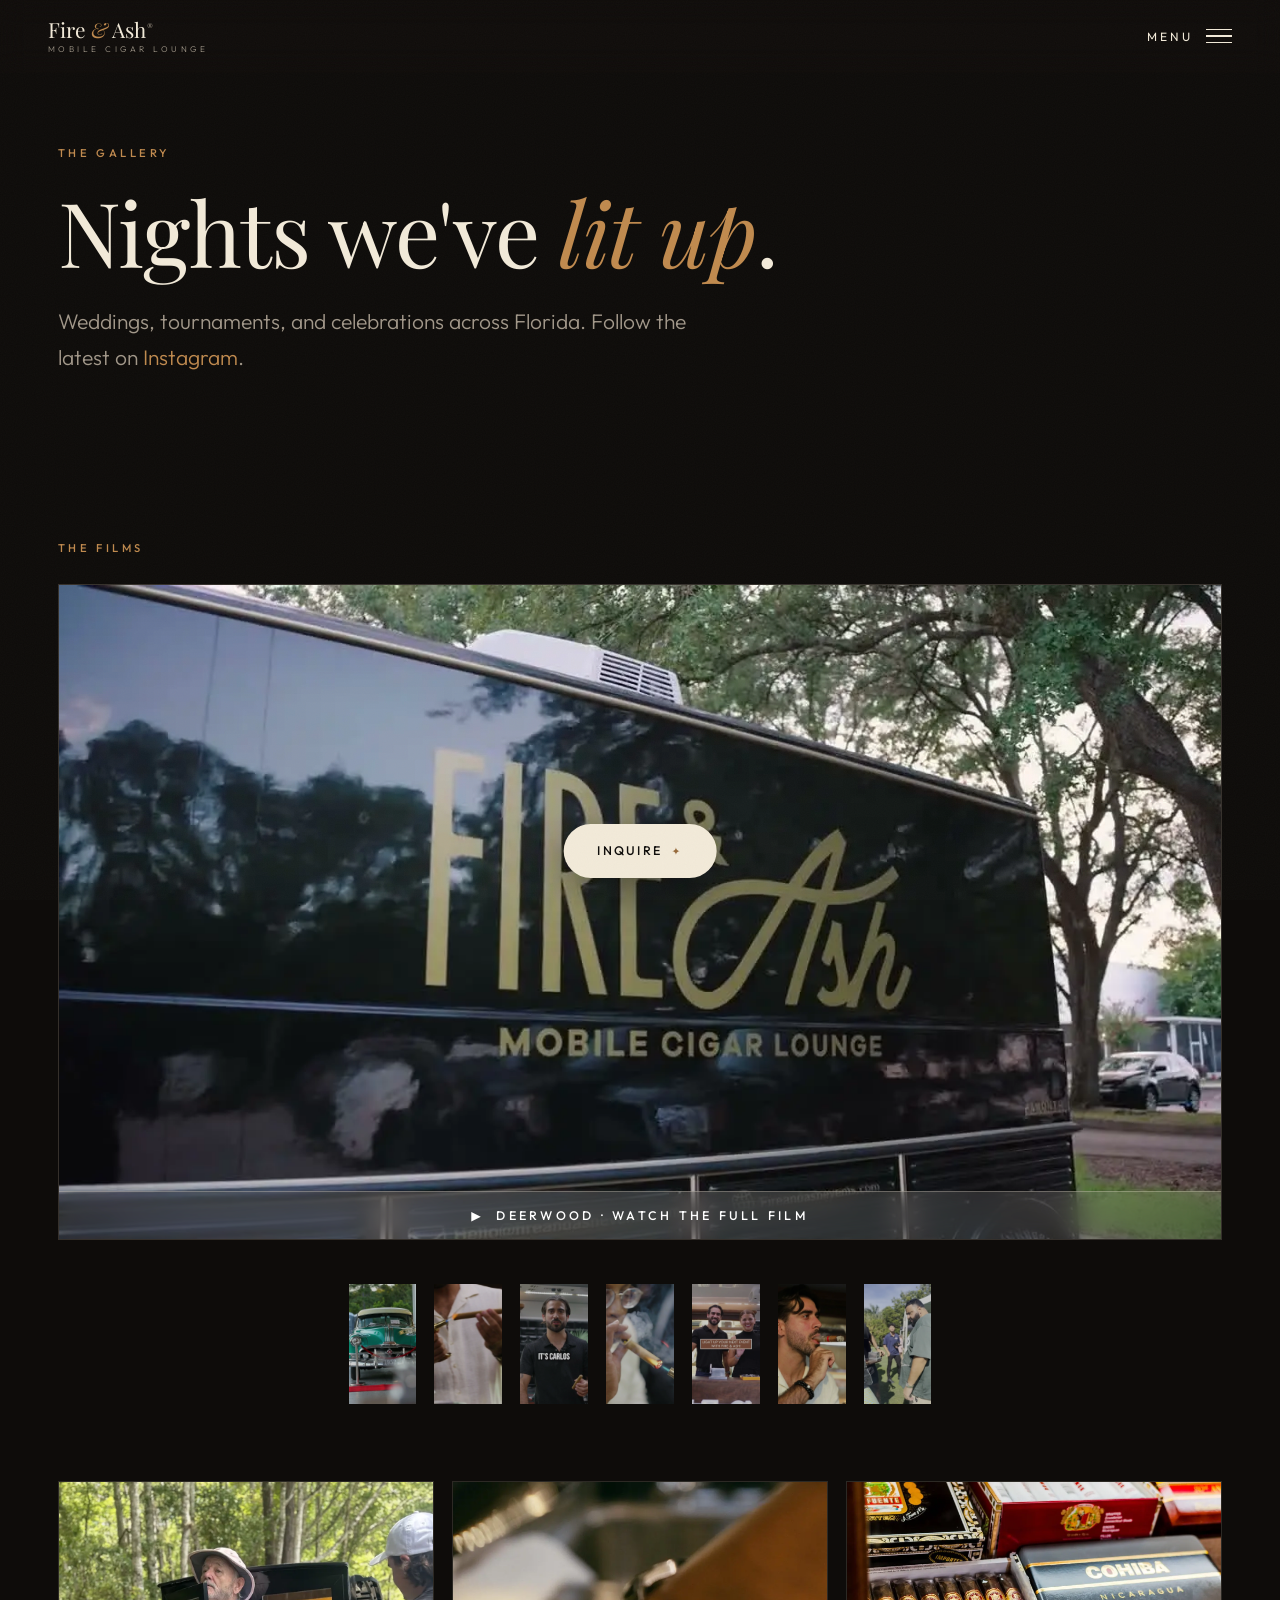
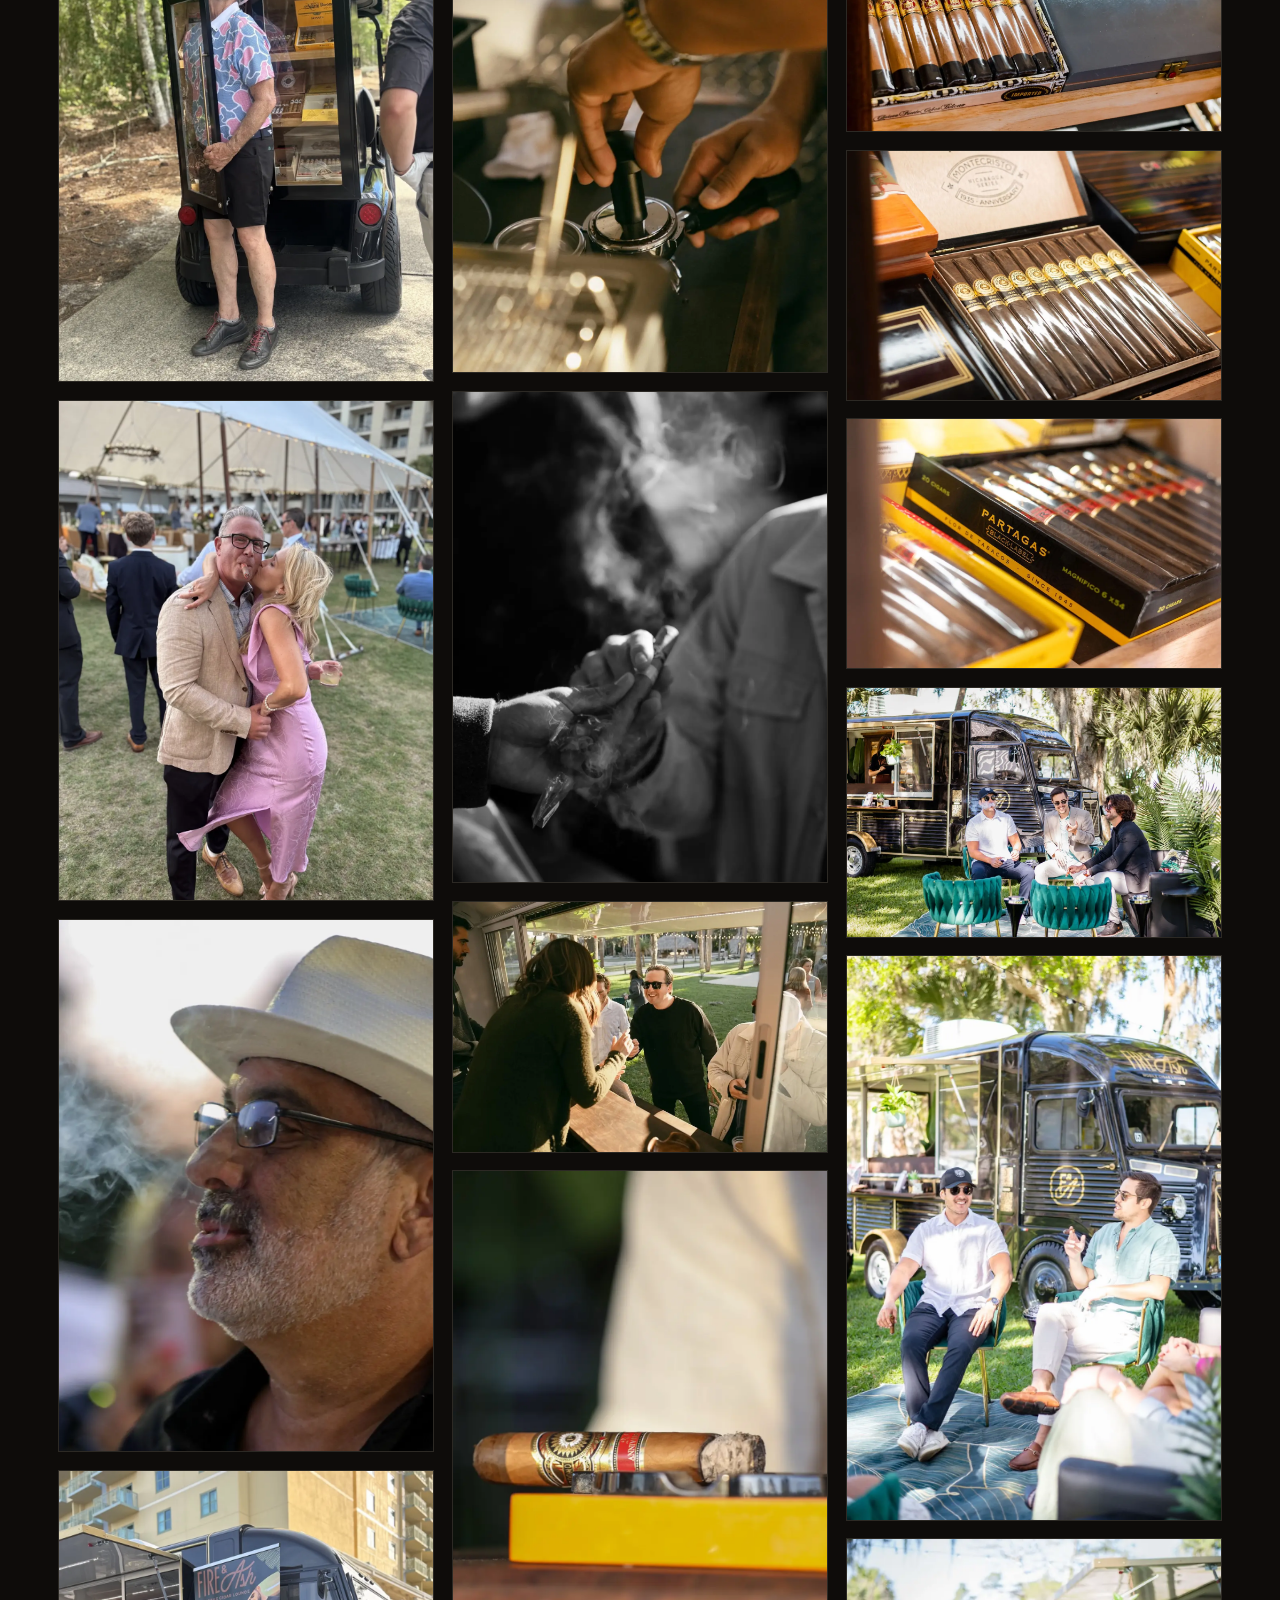
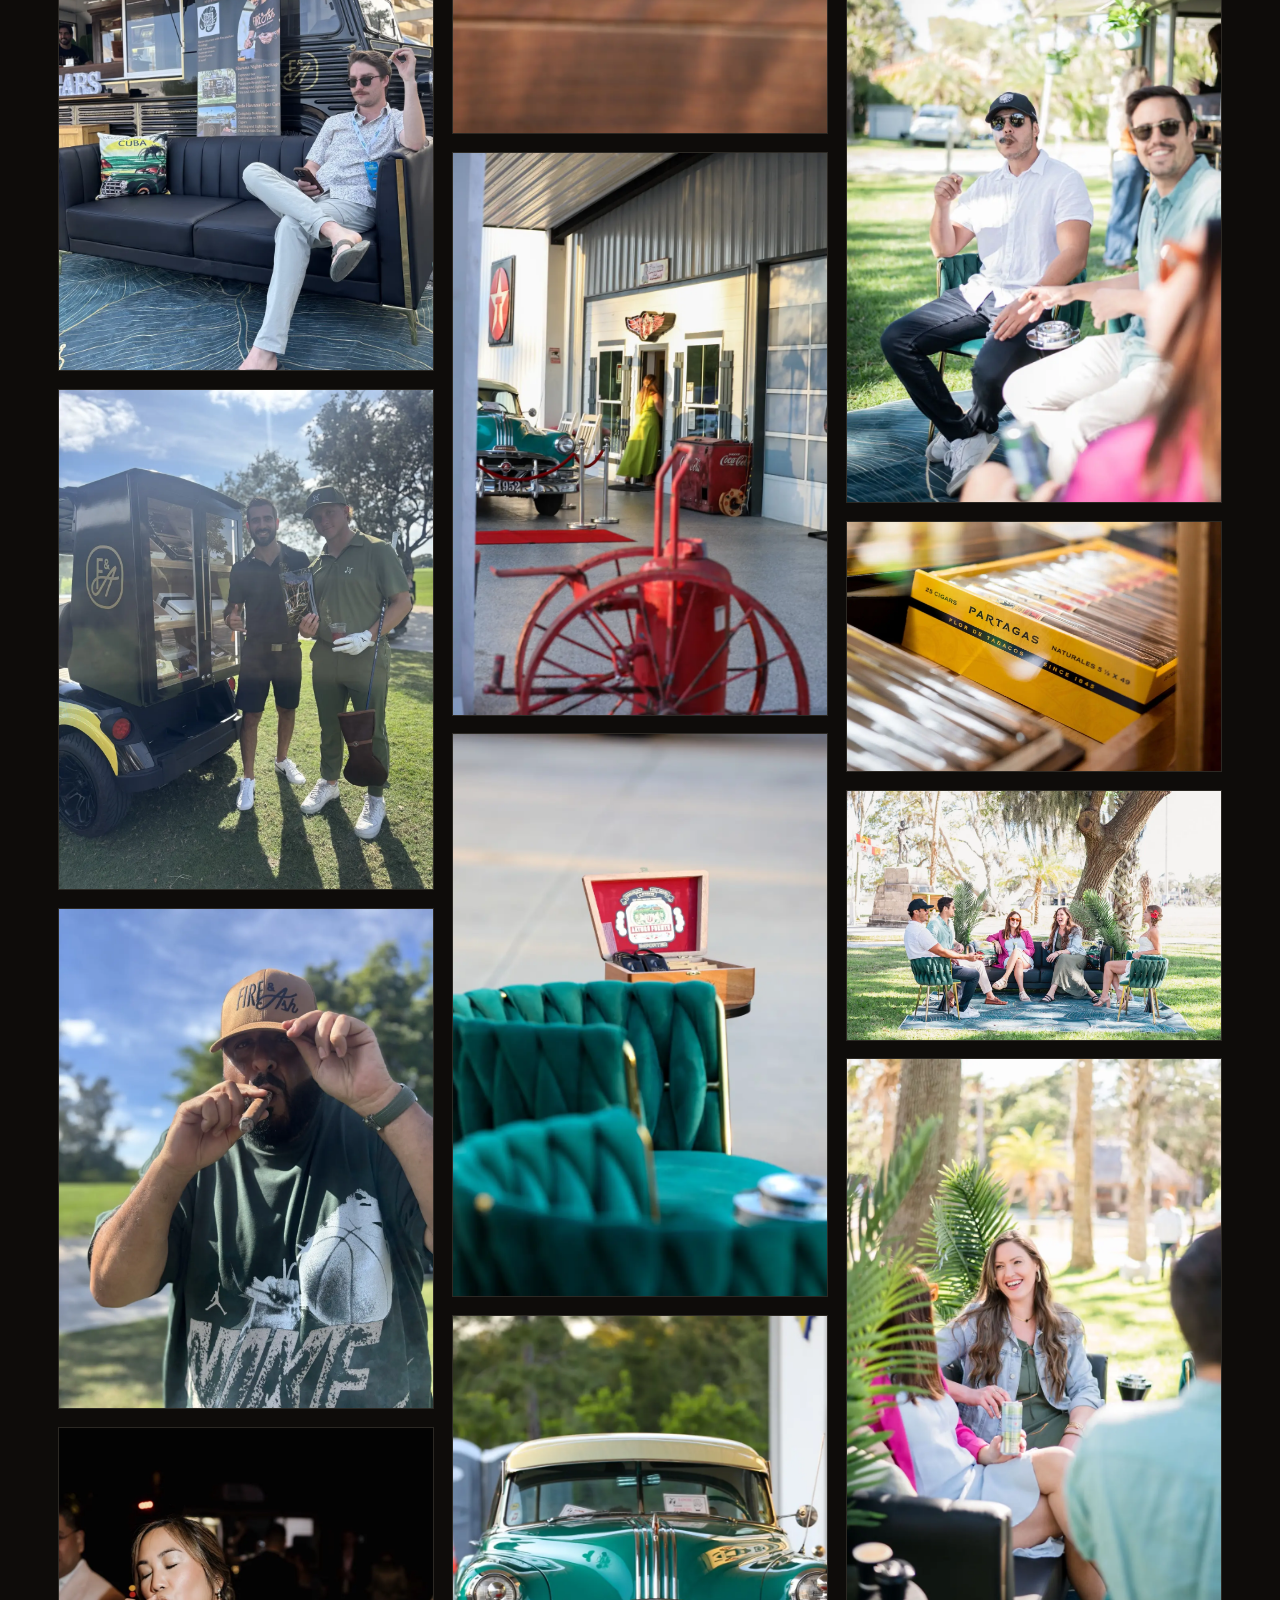
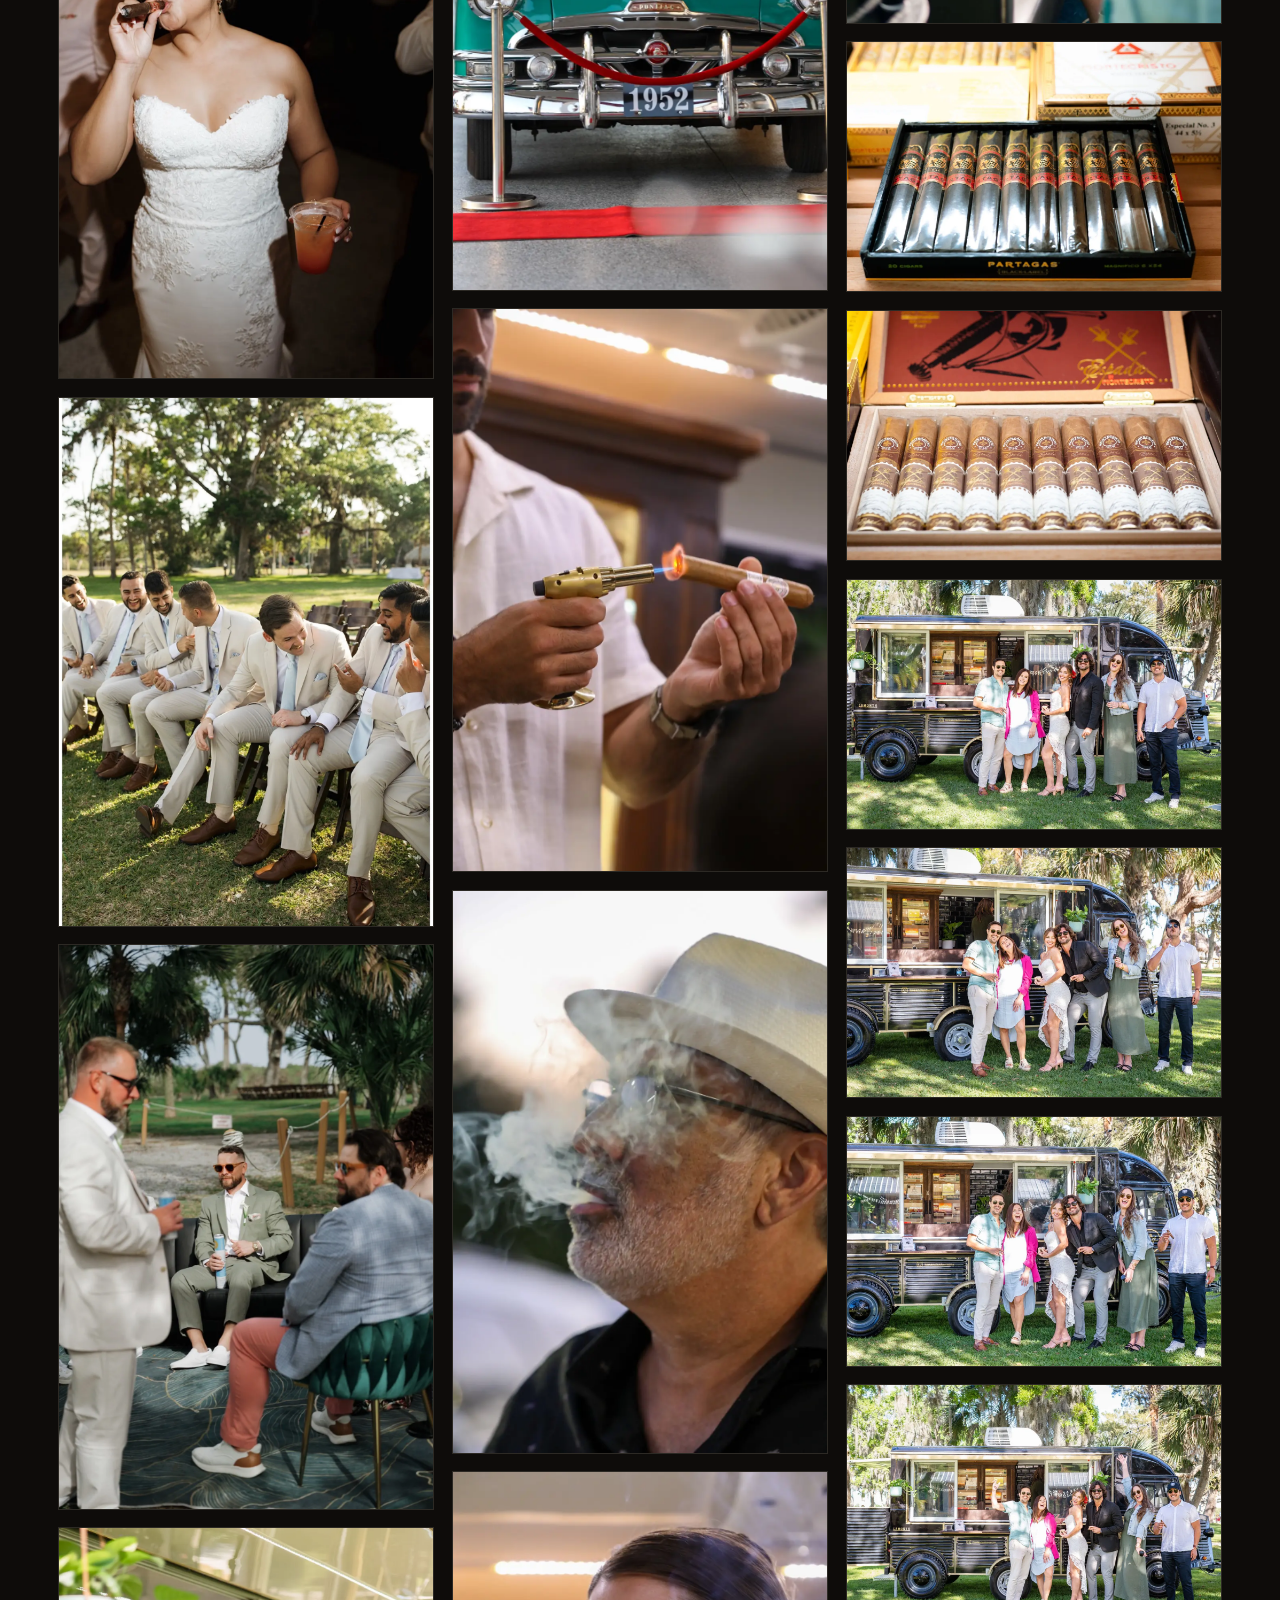
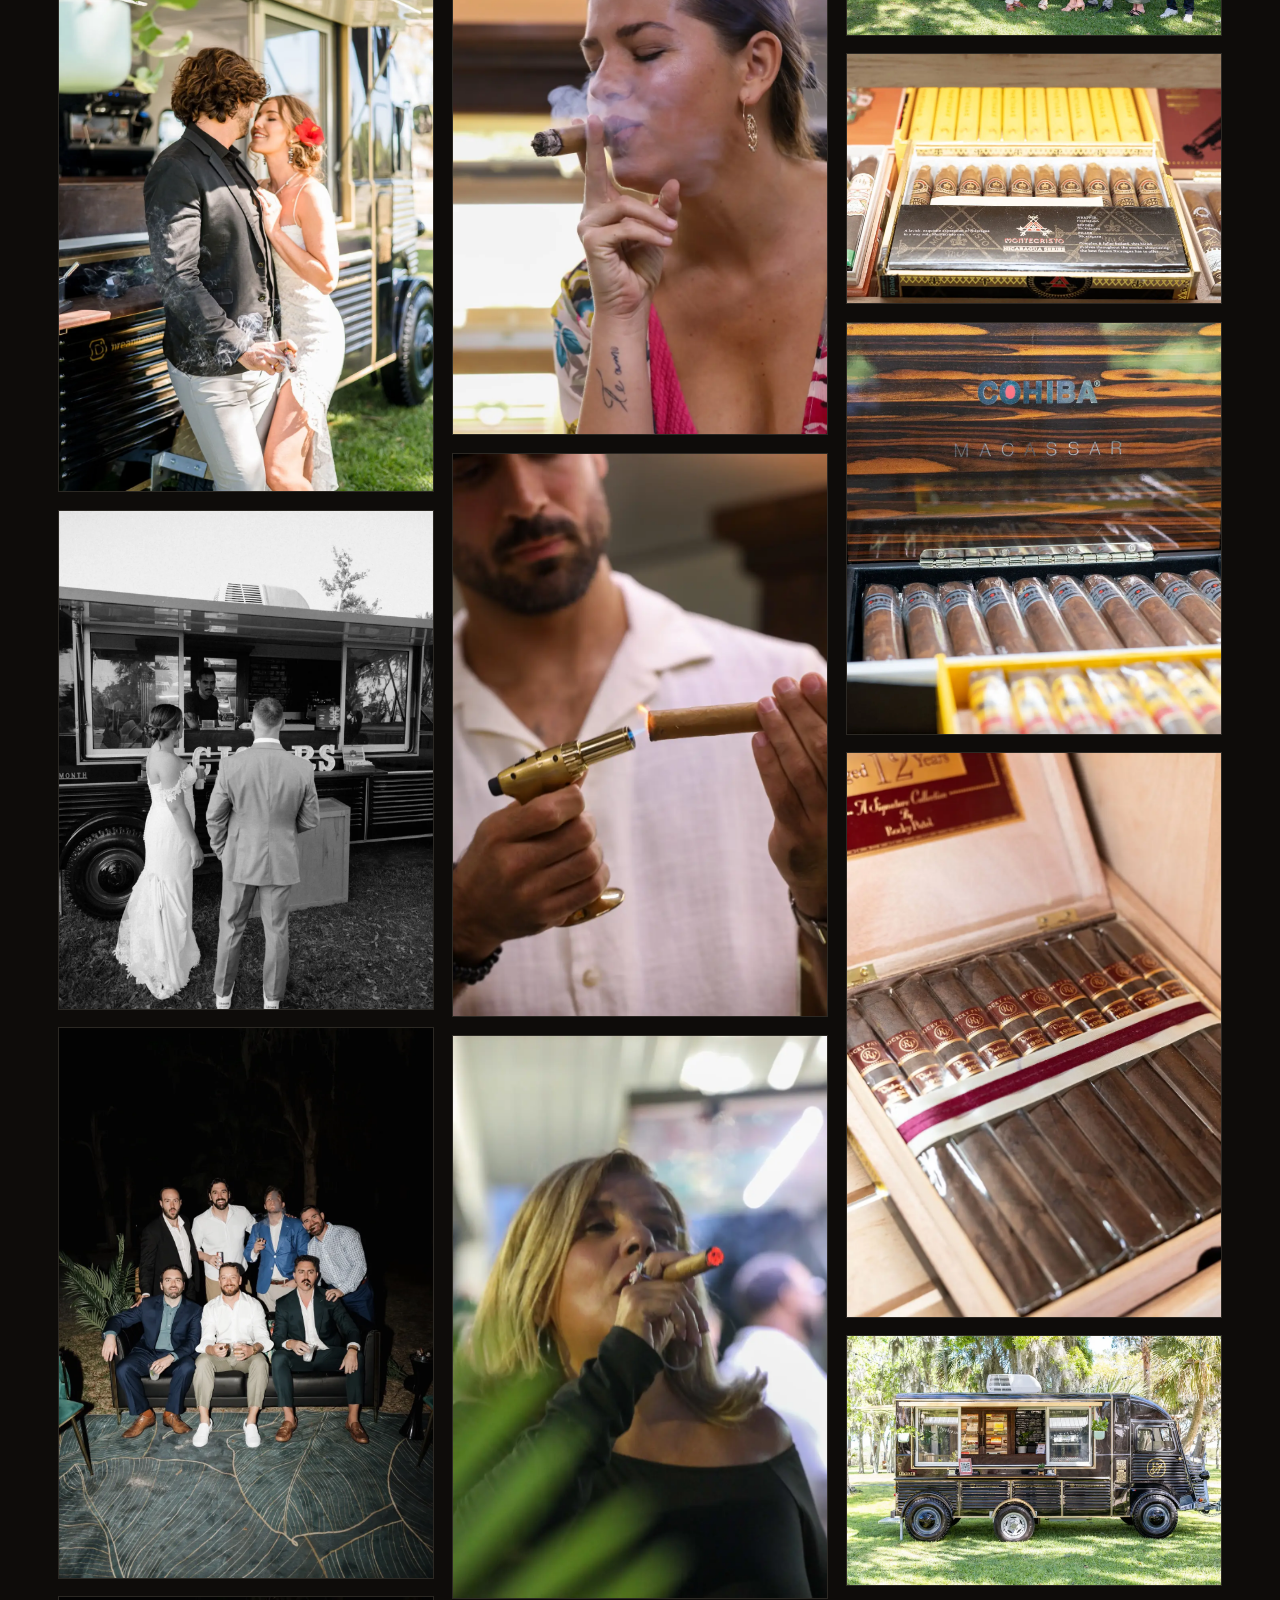
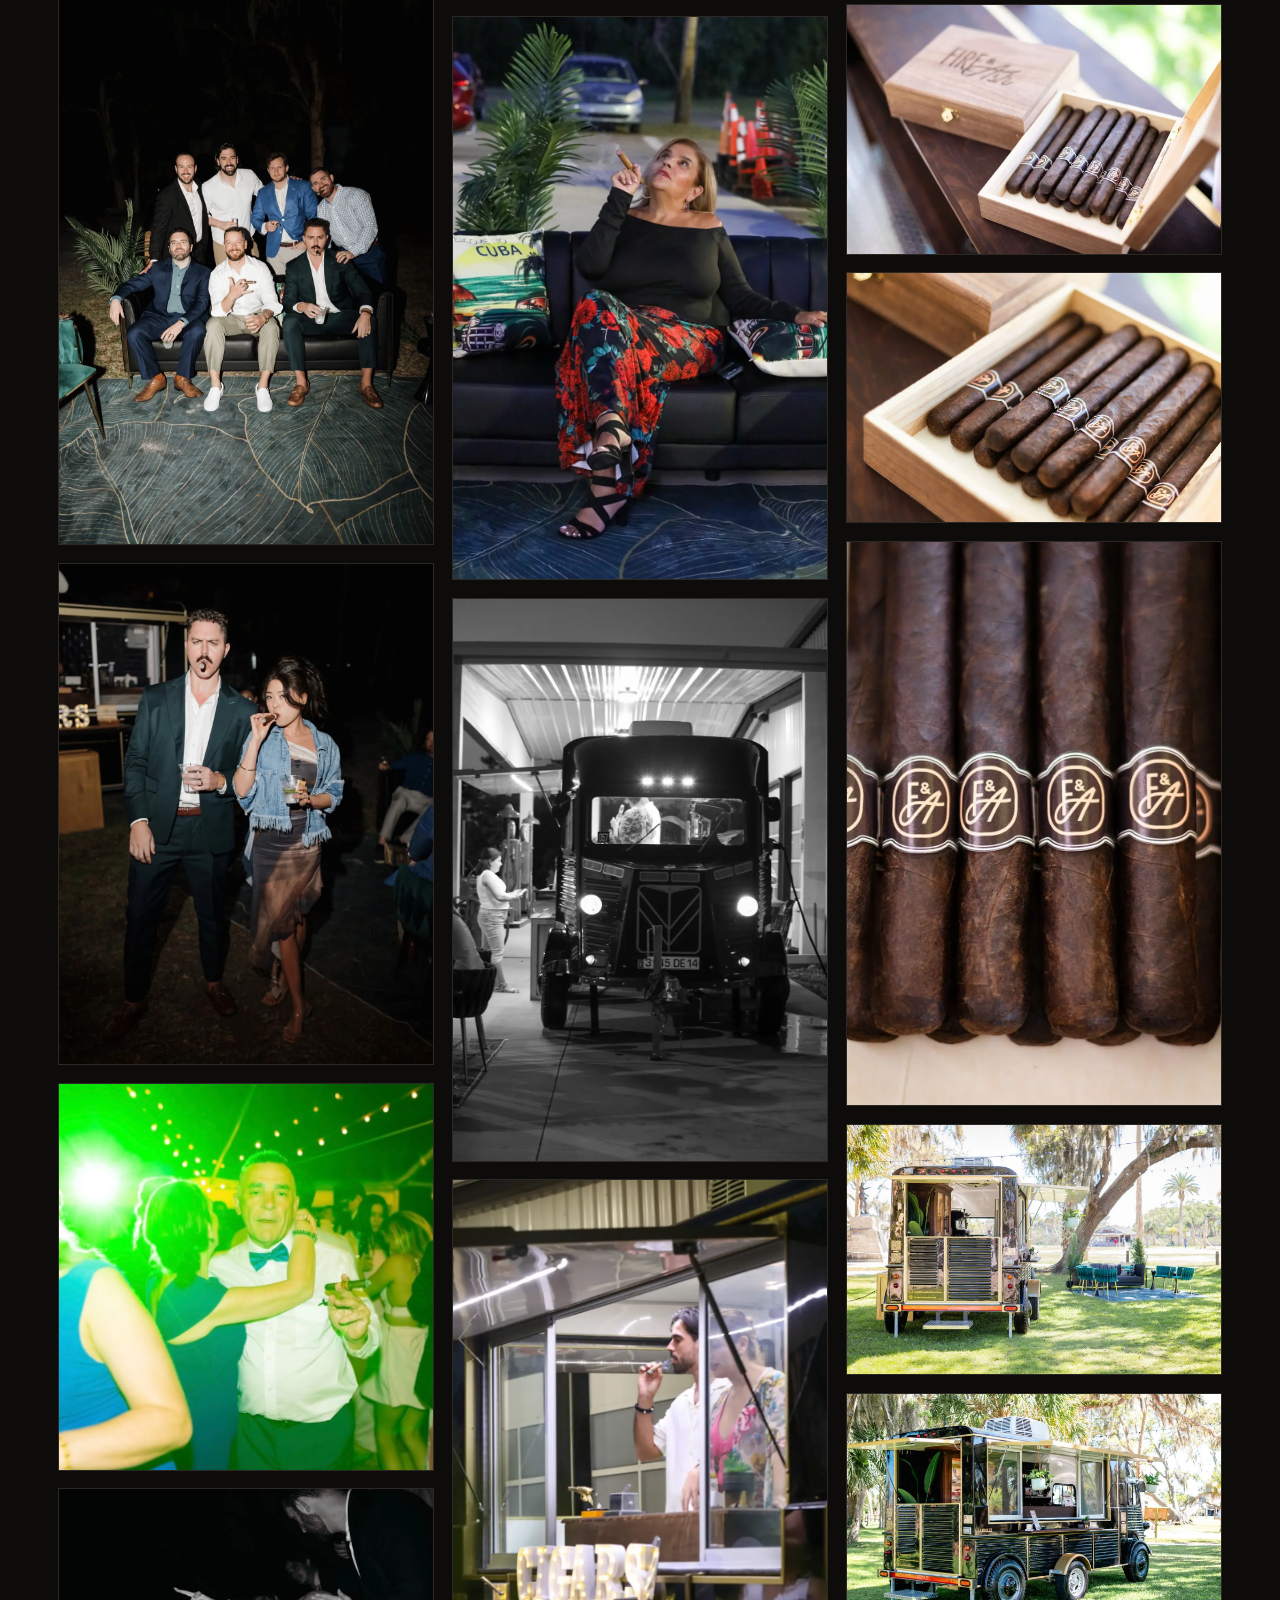
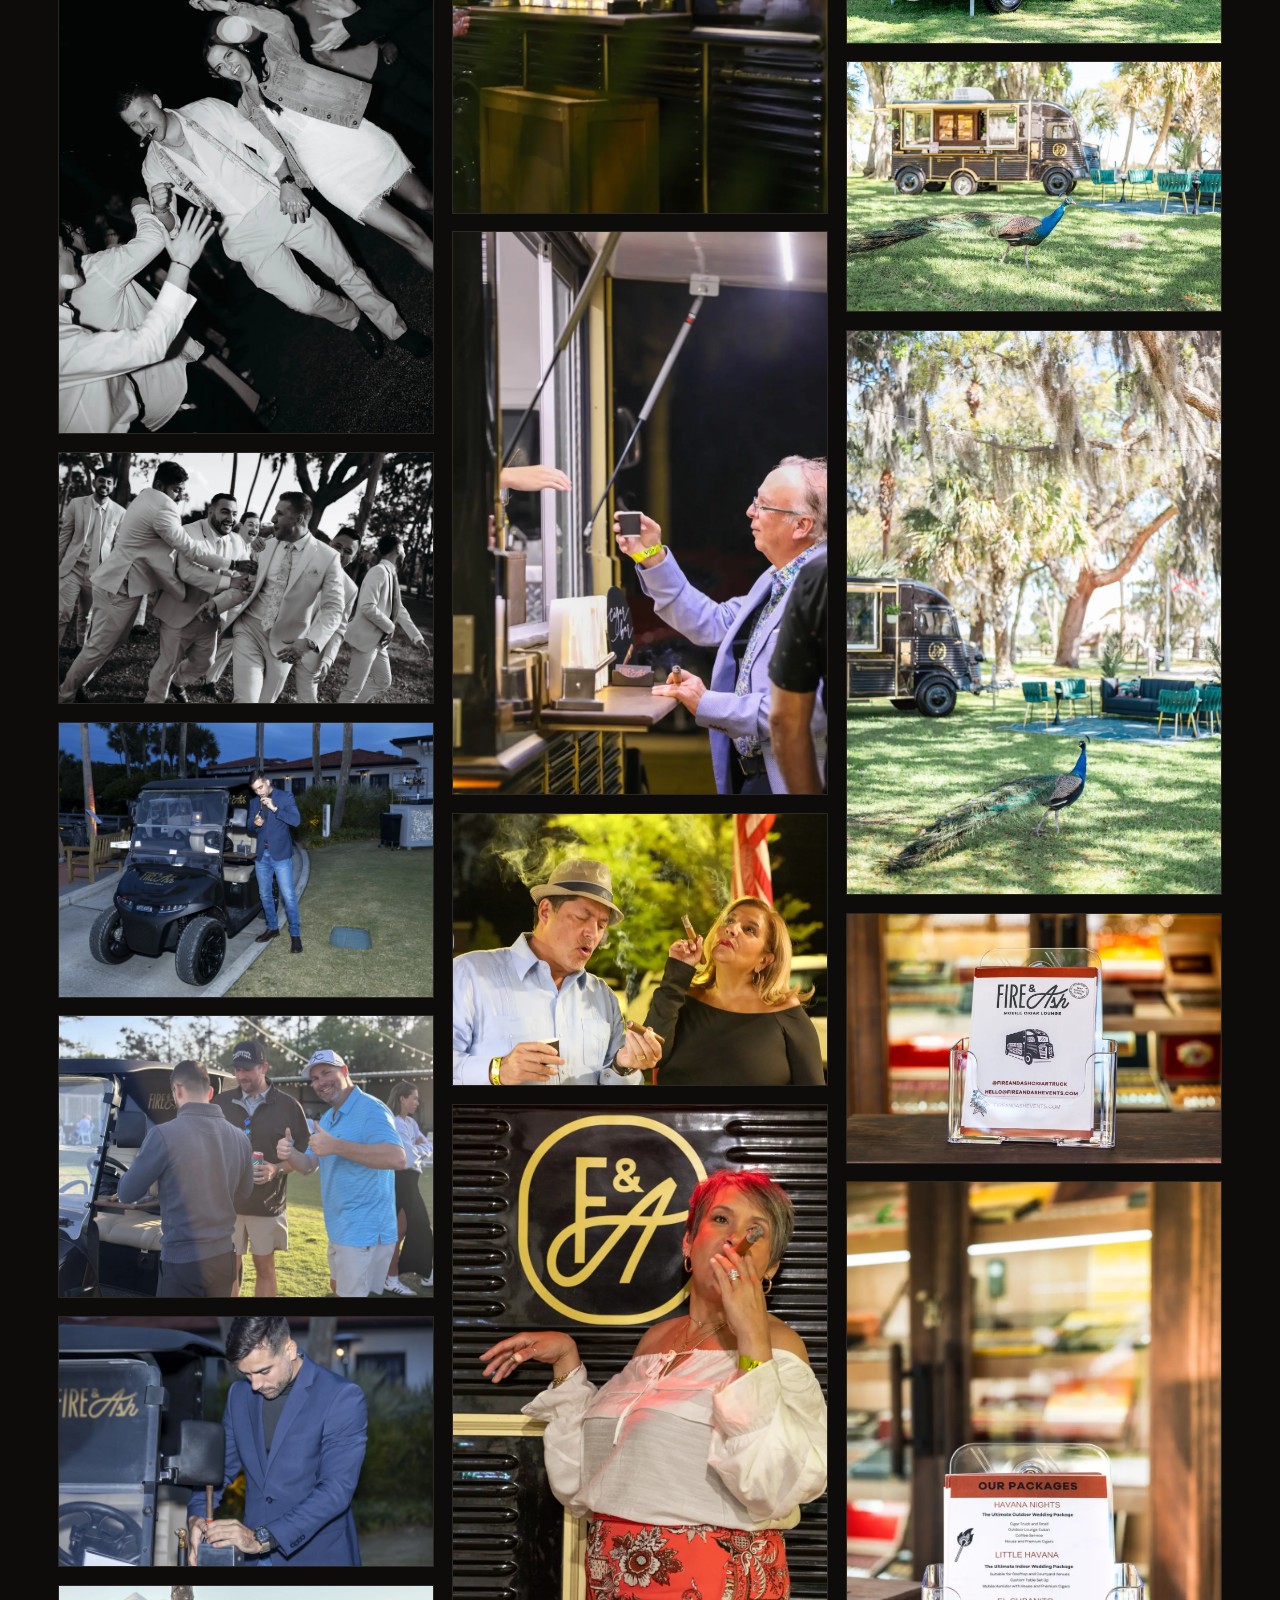
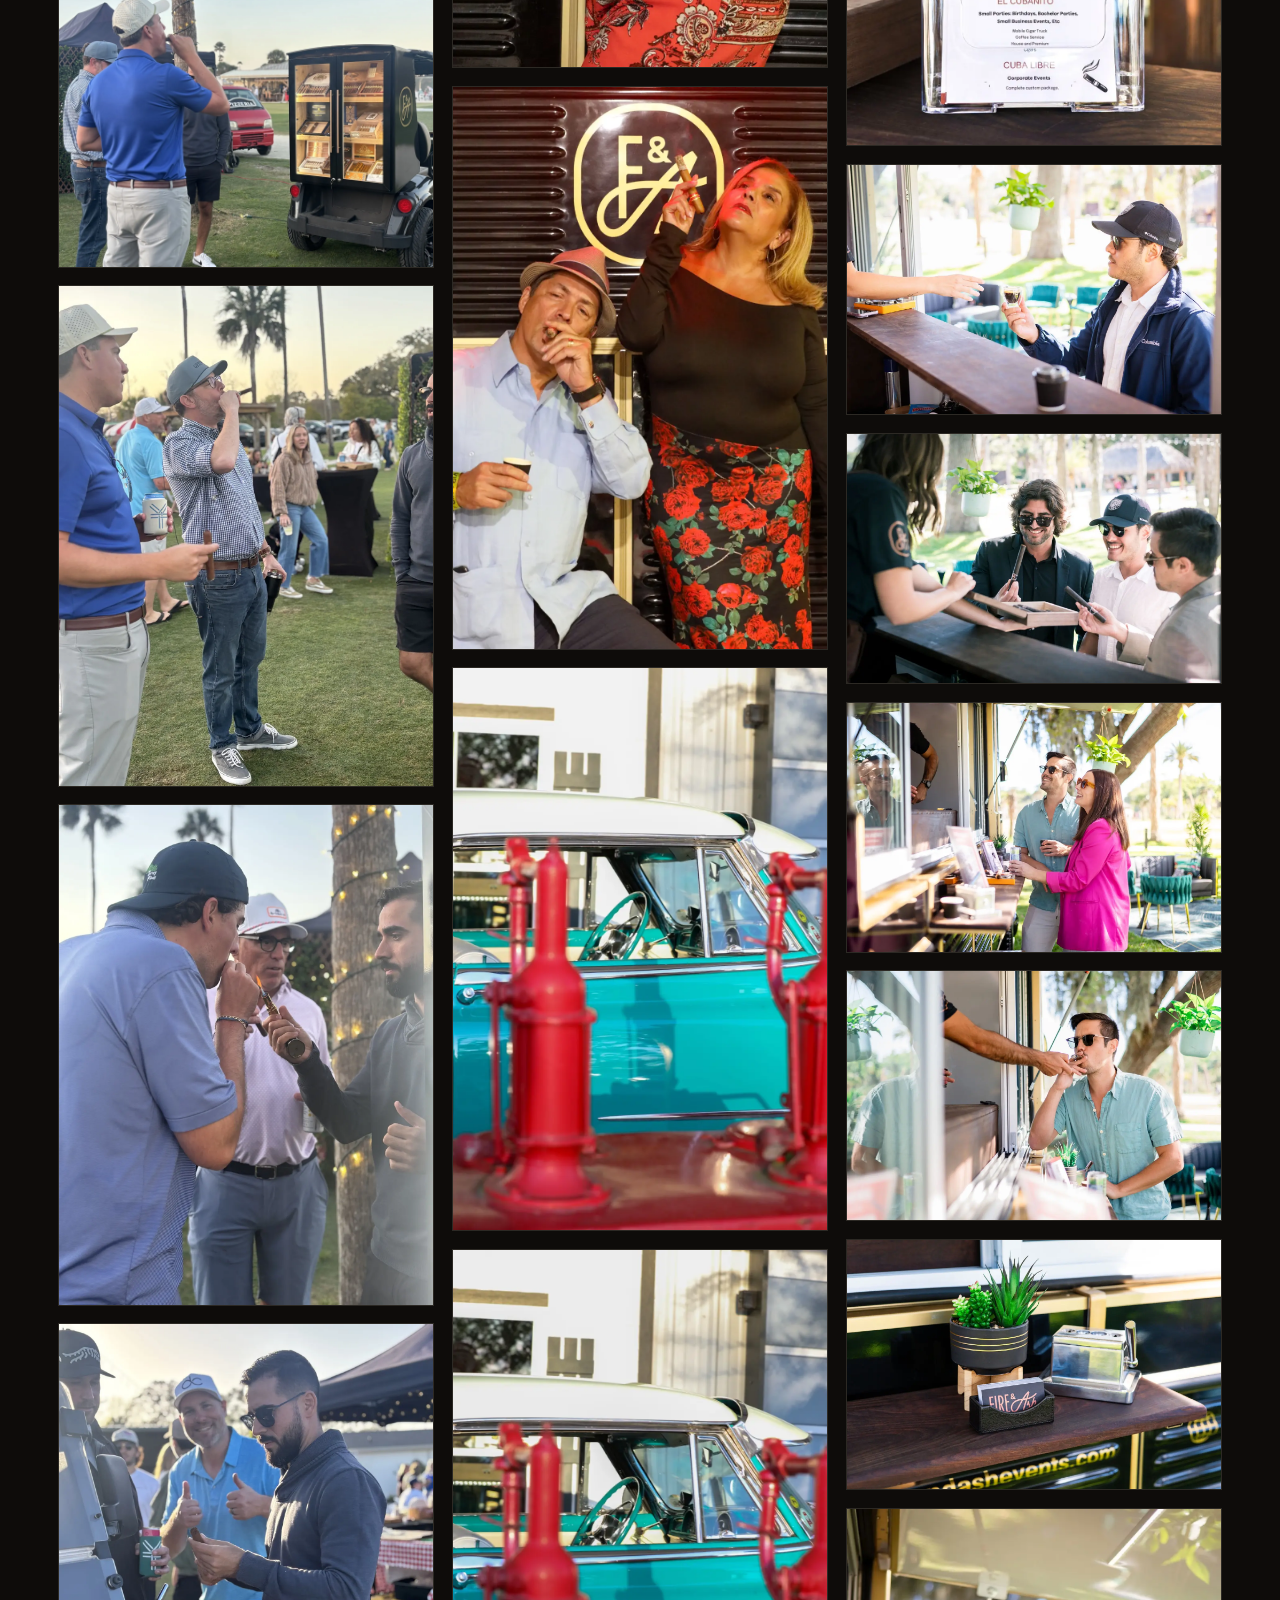
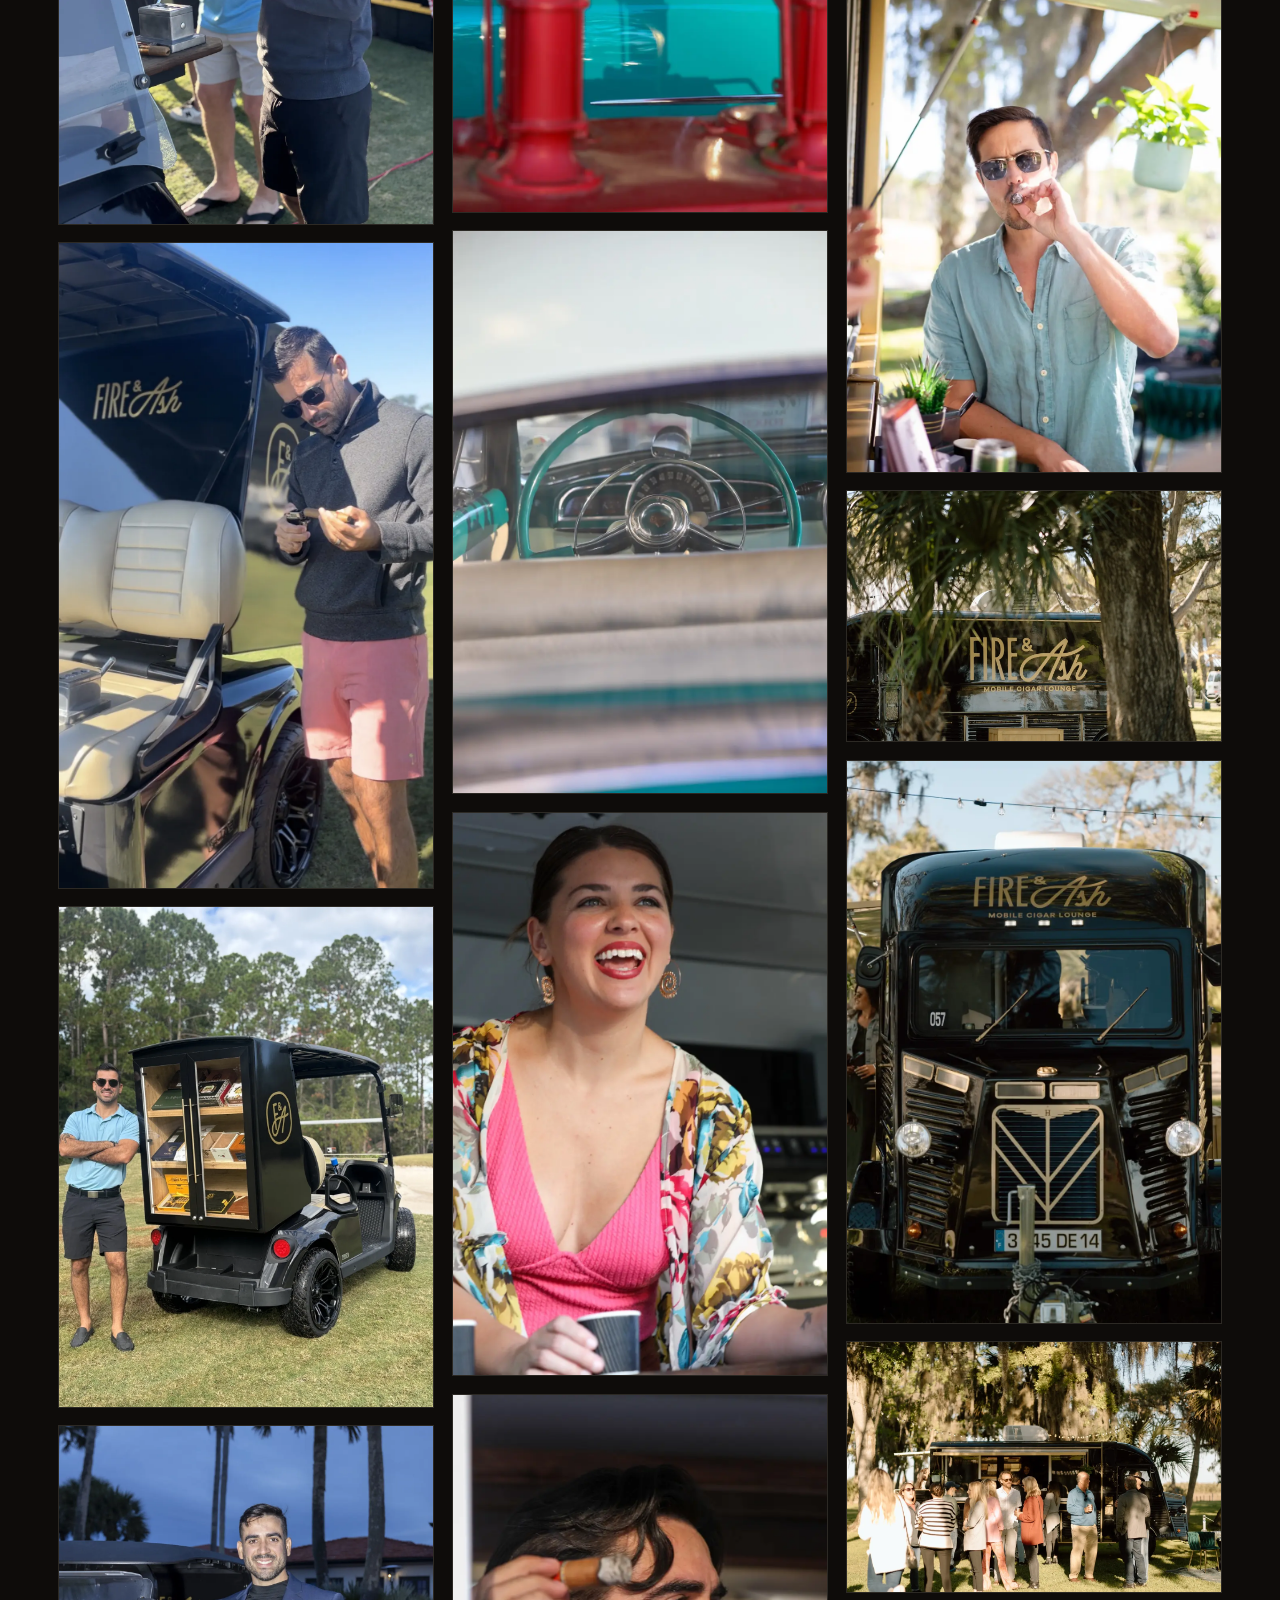
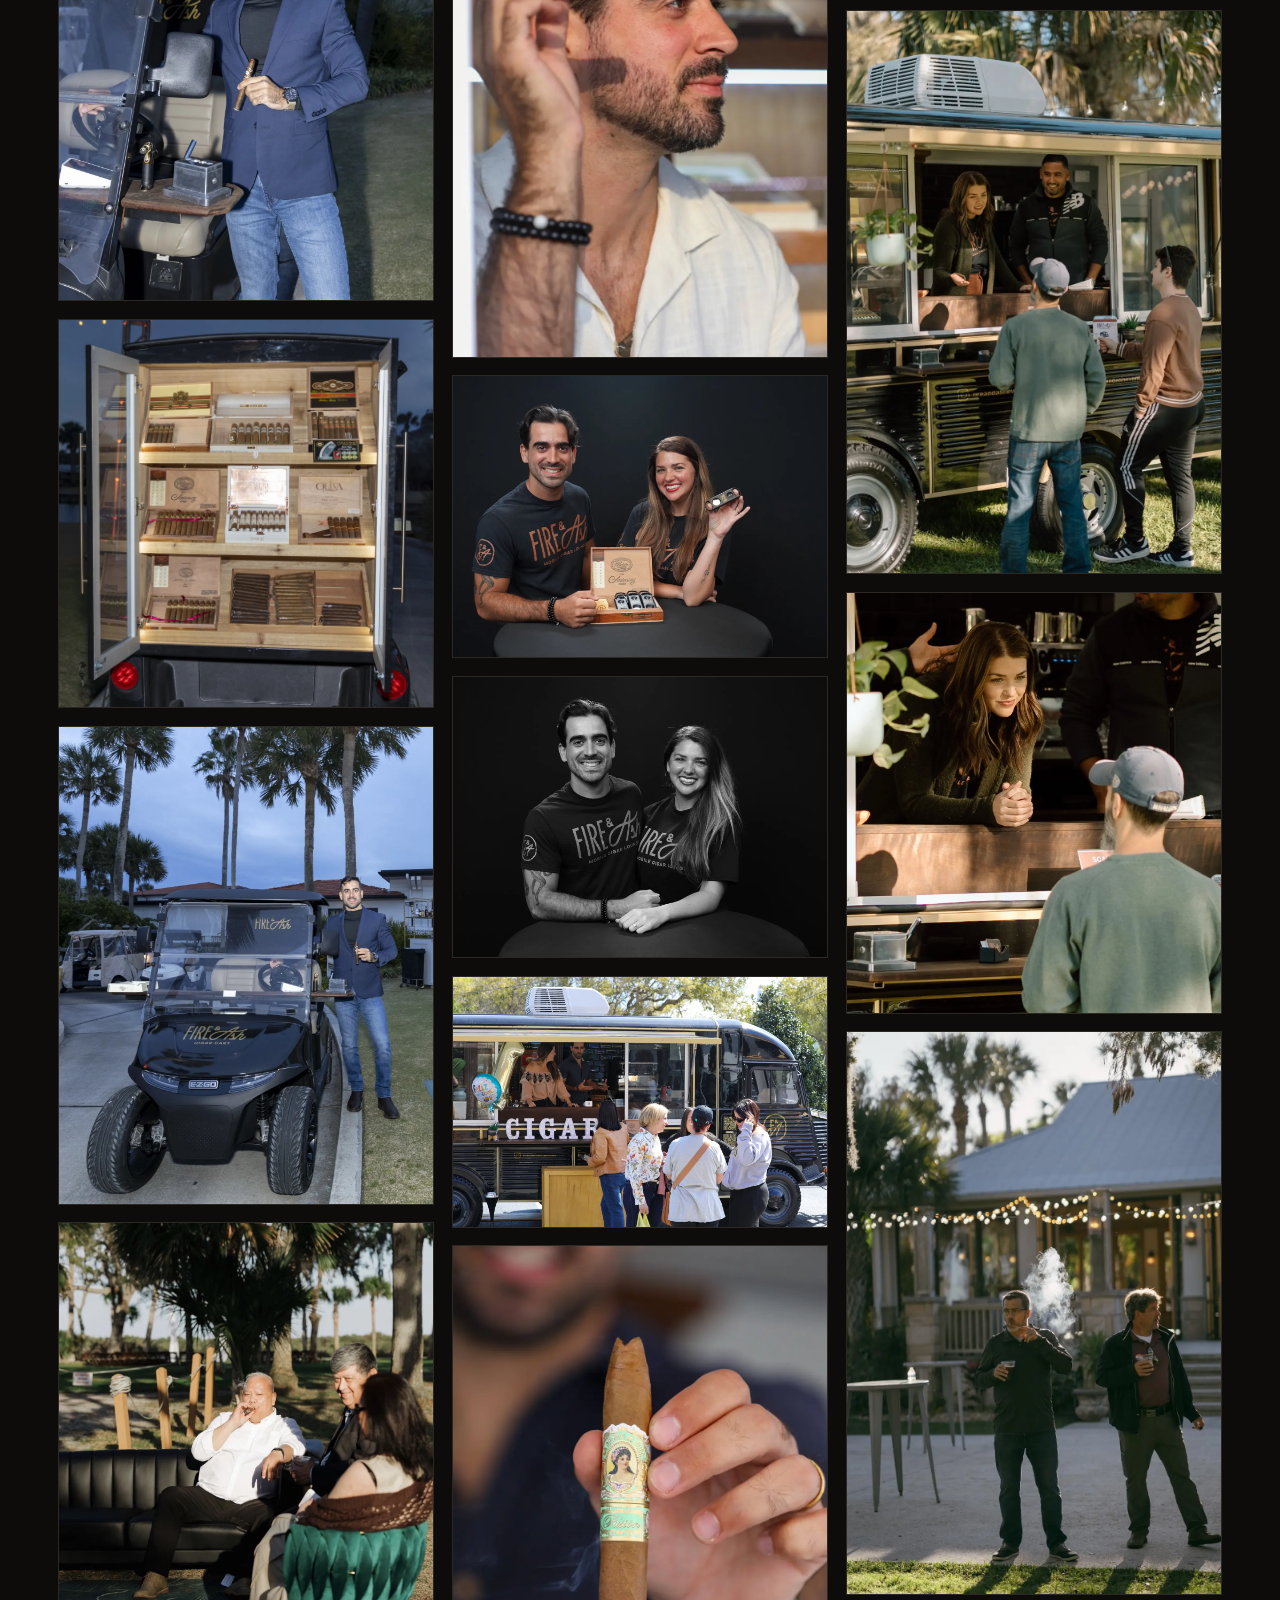
<file: gallery.html>
<!DOCTYPE html>
<html lang="en" class="no-js">
<head>
<meta charset="UTF-8">
<meta name="viewport" content="width=device-width, initial-scale=1.0, maximum-scale=1.0, viewport-fit=cover">
<title>Gallery | Fire &amp; Ash Cigar Events Across Florida</title>
<meta name="description" content="Real Florida weddings, golf tournaments, and celebrations served by the Fire &amp; Ash cigar truck, cigar bar, and golf cart humidor. See the nights we've lit up.">
<link rel="canonical" href="https://fireandashevents.com/gallery">
<meta property="og:title" content="Gallery | Fire &amp; Ash">
<meta property="og:description" content="Real weddings, tournaments, and celebrations across Florida.">
<meta property="og:image" content="https://fireandashevents.com/assets/img/og-card.jpg">
<meta property="og:site_name" content="Fire &amp; Ash Events">
<meta name="twitter:card" content="summary_large_image">
<meta name="twitter:image" content="https://fireandashevents.com/assets/img/og-card.jpg">
<meta name="theme-color" content="#0e0c0a">
<link rel="icon" href="/assets/img/favicon.svg" type="image/svg+xml">
<link rel="icon" href="/assets/img/favicon-32.png" sizes="32x32">
<link rel="apple-touch-icon" href="/assets/img/apple-touch-icon.png">

<link rel="preconnect" href="https://fonts.googleapis.com">
<link rel="preconnect" href="https://fonts.gstatic.com" crossorigin>
<link href="https://fonts.googleapis.com/css2?family=Playfair+Display:ital,wght@0,400..700;1,400..700&family=Outfit:wght@300;400;500&display=swap" rel="stylesheet">
<link rel="stylesheet" href="/assets/css/style.css?v=26">
<script type="application/ld+json">
{"@context":"https://schema.org","@type":"BreadcrumbList","itemListElement":[
  {"@type":"ListItem","position":1,"name":"Home","item":"https://fireandashevents.com/"},
  {"@type":"ListItem","position":2,"name":"Gallery","item":"https://fireandashevents.com/gallery"}
]}
</script>
</head>
<body>

<header class="site-header">
  <a class="logo" href="/">Fire <em>&amp;</em> Ash<sup>&reg;</sup> <small>Mobile Cigar Lounge</small></a>
  <button class="menu-btn" aria-expanded="false" aria-label="Open menu">
    <span>Menu</span>
    <span class="bars" aria-hidden="true"><span></span><span></span><span></span></span>
  </button>
</header>

<div class="menu-overlay">
  <div class="menu-doors" aria-hidden="true"><span></span><span></span><span></span><span></span></div>
  <button class="menu-close" aria-label="Close menu">Close <span aria-hidden="true">✕</span></button>
  <nav class="menu-inner">
    <a href="/"><small>01</small>Home</a>
    <a href="/services"><small>02</small>Services</a>
    <a href="/about"><small>03</small>About</a>
    <a href="/gallery"><small>04</small>Gallery</a>
    <a href="/inquire"><small>05</small>Inquire</a>
  </nav>
  <div class="menu-foot">Florida based · Serving events nationwide · <a href="mailto:hello@fireandashevents.com">hello@fireandashevents.com</a></div>
</div>

<section style="padding-top:clamp(8rem,16vh,11rem)">
  <div class="wrap">
    <span class="label" data-hero-label>The Gallery</span>
    <h1 data-hero-h style="font-size:var(--t-hero);max-width:14ch">Nights we've <em>lit up</em>.</h1>
    <p class="lead" data-hero-p style="margin-top:1.6rem">Weddings, tournaments, and celebrations across Florida. Follow the latest on <a href="https://www.instagram.com/fireandashevents/" rel="noopener" target="_blank" style="color:var(--copper)">Instagram</a>.</p>
  </div>
</section>

<section class="films" style="padding:3rem 0 1rem">
  <div class="wrap">
    <span class="label" data-reveal>The Films</span>
    <button class="film-feature" data-video="/assets/video/gallery/film-deerwood.mp4" aria-label="Play the Deerwood event film with sound">
      <video muted loop playsinline preload="none" poster="/assets/img/gallery/film-deerwood-poster.webp" data-src="/assets/video/gallery/film-deerwood.mp4"></video>
      <span class="watch-strip">▶&nbsp; Deerwood · Watch the full film</span>
    </button>
  </div>
  <div class="vstage" aria-label="Reel carousel. Drag the slider to move between reels, click the centered reel to watch with sound.">
    <div class="vstage-scene">
      <button class="vtile" data-video="/assets/video/gallery/reel-havana.mp4" aria-label="Play the Havana Nights reel">
        <video muted loop playsinline preload="none" poster="/assets/img/gallery/reel-havana-poster.webp"></video>
        <span class="vtile-tag">Havana Nights</span>
      </button>
      <button class="vtile" data-video="/assets/video/gallery/reel-smokin.mp4" aria-label="Play the Smokin reel">
        <video muted loop playsinline preload="none" poster="/assets/img/gallery/reel-smokin-poster.webp"></video>
        <span class="vtile-tag">Smokin</span>
      </button>
      <button class="vtile" data-video="/assets/video/gallery/reel-june-1.mp4" aria-label="Play the June reel one">
        <video muted loop playsinline preload="none" poster="/assets/img/gallery/reel-june-1-poster.webp"></video>
        <span class="vtile-tag">June · I</span>
      </button>
      <button class="vtile" data-video="/assets/video/gallery/reel-june-2.mp4" aria-label="Play the June reel two">
        <video muted loop playsinline preload="none" poster="/assets/img/gallery/reel-june-2-poster.webp"></video>
        <span class="vtile-tag">June · II</span>
      </button>
      <button class="vtile" data-video="/assets/video/gallery/reel-june-3.mp4" aria-label="Play the June reel three">
        <video muted loop playsinline preload="none" poster="/assets/img/gallery/reel-june-3-poster.webp"></video>
        <span class="vtile-tag">June · III</span>
      </button>
      <button class="vtile" data-video="/assets/video/gallery/reel-carlos.mp4" aria-label="Play the Carlos reel">
        <video muted loop playsinline preload="none" poster="/assets/img/gallery/reel-carlos-poster.webp"></video>
        <span class="vtile-tag">Carlos</span>
      </button>
      <button class="vtile" data-video="/assets/video/gallery/reel-fairway.mp4?v=2" aria-label="Play the fairway reel">
        <video muted loop playsinline preload="none" poster="/assets/img/gallery/reel-fairway-poster.webp" data-src="/assets/video/gallery/reel-fairway.mp4?v=2"></video>
        <span class="vtile-tag">Fairway</span>
      </button>
    </div>
  </div>
</section>


<section style="padding-top:2.5rem">
  <div class="wrap">
    <div class="masonry">
      <figure><img src="/assets/img/gallery/special-cart-woods.webp" alt="Guest browsing the Fire and Ash cigar cart in the woods" loading="lazy" width="1050" height="1400"></figure>
      <figure><img src="/assets/img/gallery/special-tent-kiss.webp" alt="Couple kissing at a Fire and Ash tent event" loading="lazy" width="1050" height="1400"></figure>
      <figure><img src="/assets/img/gallery/special-fedora-profile.webp" alt="Guest in a fedora enjoying a cigar" loading="lazy" width="987" height="1400"></figure>
      <figure><img src="/assets/img/gallery/special-lounge-truck.webp" alt="Guest relaxing on the lounge sofa beside the Fire and Ash truck" loading="lazy" width="1050" height="1400"></figure>
      <figure><img src="/assets/img/gallery/gm-cart-guests-201.webp" alt="Two guests smiling beside the cigar golf cart humidor on the course" loading="lazy" width="1200" height="1600"></figure>
      <figure><img src="/assets/img/gallery/gm-cap-portrait-202.webp" alt="Guest in a Fire and Ash cap lighting a cigar outdoors" loading="lazy" width="1200" height="1600"></figure>
      <figure><img src="/assets/img/bride-enjoying-cigar.webp" alt="Bride in her wedding dress enjoying a cigar at the reception" loading="lazy" width="1088" height="1600"></figure>
      <figure><img src="/assets/img/groomsmen-cigars-wedding.webp" alt="Groomsmen in cream suits sharing cigars before the ceremony" loading="lazy" width="1135" height="1600"></figure>
      <figure><img src="/assets/img/wedding-party-cigar-truck.webp" alt="Wedding party gathered at the Fire and Ash cigar truck" loading="lazy" width="1064" height="1600"></figure>
      <figure><img src="/assets/img/couple-cigar-truck-kiss.webp" alt="Couple kissing beside the vintage cigar truck" loading="lazy" width="1064" height="1600"></figure>
      <figure><img src="/assets/img/wedding-couple-cigar-truck-bw.webp" alt="Black and white photo of newlyweds at the cigar truck window" loading="lazy" width="1204" height="1600"></figure>
      <figure><img src="/assets/img/groomsmen-lounge-cigars.webp" alt="Wedding party relaxing with cigars in the pop-up lounge" loading="lazy" width="1091" height="1600"></figure>
      <figure><img src="/assets/img/groomsmen-cigar-couch.webp" alt="Groomsmen seated on the lounge couch with cigars" loading="lazy" width="1095" height="1600"></figure>
      <figure><img src="/assets/img/wedding-guests-cigars.webp" alt="Wedding guests mingling with cigars at the reception" loading="lazy" width="1198" height="1600"></figure>
      <figure><img src="/assets/img/wedding-reception-celebration.webp" alt="Wedding guest celebrating with a cigar on the dance floor" loading="lazy" width="1553" height="1600"></figure>
      <figure><img src="/assets/img/wedding-dance-cigars.webp" alt="Guests dancing with cigars in hand at a wedding" loading="lazy" width="1102" height="1600"></figure>
      <figure><img src="/assets/img/groomsmen-celebration-bw.webp" alt="Groomsmen celebrating together in black and white" loading="lazy" width="1600" height="1069"></figure>
    
      <figure><img src="/assets/img/cigar-cart-golf-event-dusk.webp" alt="Guest lighting a cigar beside the Fire and Ash golf cart at dusk" loading="lazy" width="1600" height="1171"></figure>
      <figure><img src="/assets/img/golfers-cigar-cart.webp" alt="Golfers selecting cigars from the golf cart humidor" loading="lazy" width="1600" height="1200"></figure>
      <figure><img src="/assets/img/cigar-cart-service-dusk.webp" alt="Attendant serving cigars from the golf cart at twilight" loading="lazy" width="1600" height="1066"></figure>
      <figure><img src="/assets/img/golfers-cigar-break.webp" alt="Golfers taking a cigar break by the cart" loading="lazy" width="1600" height="1200"></figure>
      <figure><img src="/assets/img/golf-event-cigar-service.webp" alt="Cigar service during a Florida golf tournament" loading="lazy" width="1200" height="1600"></figure>
      <figure><img src="/assets/img/golf-outing-guests.webp" alt="Guests gathered around the cigar cart at a golf outing" loading="lazy" width="1200" height="1600"></figure>
      <figure><img src="/assets/img/golf-outing-cigar-cart.webp" alt="The cigar golf cart serving players during an outing" loading="lazy" width="1200" height="1600"></figure>
      <figure><img src="/assets/img/cigar-cart-golfer.webp" alt="Golfer enjoying a cigar beside the Fire and Ash cart" loading="lazy" width="930" height="1600"></figure>
      <figure><img src="/assets/img/cigar-cart-guest.webp" alt="Guest with a cigar at the golf cart humidor" loading="lazy" width="1200" height="1600"></figure>
      <figure><img src="/assets/img/founder-cigar-golf-cart-night.webp" alt="Founder Carlos Lopez beside the cigar golf cart at dusk" loading="lazy" width="1264" height="1600"></figure>
      <figure><img src="/assets/img/golf-cart-humidor-shelves.webp" alt="Glass humidor doors open on the cigar golf cart showing shelves of premium cigars" loading="lazy" width="1547" height="1600"></figure>
      <figure><img src="/assets/img/cigar-golf-cart-headlights.webp" alt="Front of the black Fire and Ash cigar golf cart with custom headlights" loading="lazy" width="1256" height="1600"></figure>
      <figure><img src="/assets/img/cigar-lounge-seating.webp" alt="Velvet lounge seating arranged at an evening event" loading="lazy" width="1179" height="1600"></figure>
      <figure><img src="/assets/img/private-party-cigar-bar.webp" alt="Guests mingling around the cigar bar at a private party" loading="lazy" width="1088" height="1600"></figure>
      <figure><img src="/assets/img/cigar-bar-guests.webp" alt="Guests being served at the Fire and Ash cigar bar" loading="lazy" width="1081" height="1600"></figure>
      <figure><img src="/assets/img/cigars-sign-guest.webp" alt="Guest beside the marquee cigars sign at the truck" loading="lazy" width="1080" height="1600"></figure>
      <figure><img src="/assets/img/cigar-attendant-service.webp" alt="Young attendant serving at the cigar letters bar" loading="lazy" width="1079" height="1600"></figure>
      <figure><img src="/assets/img/guest-enjoying-cigar.webp" alt="Guest in a green jacket enjoying a cigar" loading="lazy" width="1080" height="1600"></figure>
      <figure><img src="/assets/img/cigar-balcony-moment.webp" alt="Guest enjoying a cigar on a balcony overlooking palms" loading="lazy" width="1200" height="1600"></figure>
      <figure><img src="/assets/img/cigar-bar-sunset-event.webp" alt="The Fire and Ash bar under a Florida sunset" loading="lazy" width="1200" height="1600"></figure>
      <figure><img src="/assets/img/cigar-lighting-closeup.webp" alt="Hands cutting and preparing a premium cigar with a torch lighter" loading="lazy" width="1280" height="1600"></figure>
      <figure><img src="/assets/img/gallery/gm-havana-001.webp" alt="Fire and Ash Havana Nights event" loading="lazy" width="1400" height="933"></figure>
      <figure><img src="/assets/img/gallery/gm-havana-002.webp" alt="Fire and Ash Havana Nights event" loading="lazy" width="1400" height="933"></figure>
      <figure><img src="/assets/img/gallery/gm-havana-003.webp" alt="Fire and Ash Havana Nights event" loading="lazy" width="934" height="1400"></figure>
      <figure><img src="/assets/img/gallery/gm-havana-004.webp" alt="Fire and Ash Havana Nights event" loading="lazy" width="1069" height="1400"></figure>
      <figure><img src="/assets/img/gallery/gm-havana-005.webp" alt="Fire and Ash Havana Nights event" loading="lazy" width="1069" height="1400"></figure>
      <figure><img src="/assets/img/gallery/gm-havana-006.webp" alt="Fire and Ash Havana Nights event" loading="lazy" width="1400" height="933"></figure>
      <figure><img src="/assets/img/gallery/gm-event-007.webp" alt="Fire and Ash event moment" loading="lazy" width="933" height="1400"></figure>
      <figure><img src="/assets/img/gallery/gm-event-008.webp" alt="Fire and Ash event moment" loading="lazy" width="933" height="1400"></figure>
      <figure><img src="/assets/img/gallery/gm-event-009.webp" alt="Fire and Ash event moment" loading="lazy" width="933" height="1400"></figure>
      <figure><img src="/assets/img/gallery/gm-event-010.webp" alt="Fire and Ash event moment" loading="lazy" width="914" height="1400"></figure>
      <figure><img src="/assets/img/gallery/gm-event-012.webp" alt="Fire and Ash event moment" loading="lazy" width="933" height="1400"></figure>
      <figure><img src="/assets/img/gallery/gm-event-013.webp" alt="Fire and Ash event moment" loading="lazy" width="933" height="1400"></figure>
      <figure><img src="/assets/img/gallery/gm-event-014.webp" alt="Fire and Ash event moment" loading="lazy" width="933" height="1400"></figure>
      <figure><img src="/assets/img/gallery/gm-event-016.webp" alt="Fire and Ash event moment" loading="lazy" width="933" height="1400"></figure>
      <figure><img src="/assets/img/gallery/gm-event-017.webp" alt="Fire and Ash event moment" loading="lazy" width="933" height="1400"></figure>
      <figure><img src="/assets/img/gallery/gm-event-018.webp" alt="Fire and Ash event moment" loading="lazy" width="933" height="1400"></figure>
      <figure><img src="/assets/img/gallery/gm-event-019.webp" alt="Fire and Ash event moment" loading="lazy" width="933" height="1400"></figure>
      <figure><img src="/assets/img/gallery/gm-event-020.webp" alt="Fire and Ash event moment" loading="lazy" width="829" height="1400"></figure>
      <figure><img src="/assets/img/gallery/gm-event-022.webp" alt="Fire and Ash event moment" loading="lazy" width="933" height="1400"></figure>
      <figure><img src="/assets/img/gallery/gm-event-023.webp" alt="Fire and Ash event moment" loading="lazy" width="1400" height="1015"></figure>
      <figure><img src="/assets/img/gallery/gm-event-024.webp" alt="Fire and Ash event moment" loading="lazy" width="933" height="1400"></figure>
      <figure><img src="/assets/img/gallery/gm-event-025.webp" alt="Fire and Ash event moment" loading="lazy" width="933" height="1400"></figure>
      <figure><img src="/assets/img/gallery/gm-event-026.webp" alt="Fire and Ash event moment" loading="lazy" width="933" height="1400"></figure>
      <figure><img src="/assets/img/gallery/gm-event-027.webp" alt="Fire and Ash event moment" loading="lazy" width="933" height="1400"></figure>
      <figure><img src="/assets/img/gallery/gm-event-028.webp" alt="Fire and Ash event moment" loading="lazy" width="933" height="1400"></figure>
      <figure><img src="/assets/img/gallery/gm-event-029.webp" alt="Fire and Ash event moment" loading="lazy" width="933" height="1400"></figure>
      <figure><img src="/assets/img/gallery/gm-event-030.webp" alt="Fire and Ash event moment" loading="lazy" width="933" height="1400"></figure>
      <figure><img src="/assets/img/gallery/gm-portrait-031.webp" alt="Fire and Ash founder portrait session" loading="lazy" width="1400" height="1050"></figure>
      <figure><img src="/assets/img/gallery/gm-portrait-032.webp" alt="Fire and Ash founder portrait session" loading="lazy" width="1400" height="1050"></figure>
      <figure><img src="/assets/img/gallery/gm-paladar-033.webp" alt="Fire and Ash at the Paladar three year anniversary" loading="lazy" width="1400" height="933"></figure>
      <figure><img src="/assets/img/gallery/gm-paladar-034.webp" alt="Fire and Ash at the Paladar three year anniversary" loading="lazy" width="933" height="1400"></figure>
      <figure><img src="/assets/img/gallery/gm-paladar-035.webp" alt="Fire and Ash at the Paladar three year anniversary" loading="lazy" width="933" height="1400"></figure>
      <figure><img src="/assets/img/gallery/gm-paladar-036.webp" alt="Fire and Ash at the Paladar three year anniversary" loading="lazy" width="1400" height="933"></figure>
      <figure><img src="/assets/img/gallery/gm-paladar-037.webp" alt="Fire and Ash at the Paladar three year anniversary" loading="lazy" width="933" height="1400"></figure>
      <figure><img src="/assets/img/gallery/gm-paladar-038.webp" alt="Fire and Ash at the Paladar three year anniversary" loading="lazy" width="933" height="1400"></figure>
      <figure><img src="/assets/img/gallery/gm-paladar-039.webp" alt="Fire and Ash at the Paladar three year anniversary" loading="lazy" width="933" height="1400"></figure>
      <figure><img src="/assets/img/gallery/gm-paladar-040.webp" alt="Fire and Ash at the Paladar three year anniversary" loading="lazy" width="933" height="1400"></figure>
      <figure><img src="/assets/img/gallery/gm-paladar-041.webp" alt="Fire and Ash at the Paladar three year anniversary" loading="lazy" width="933" height="1400"></figure>
      <figure><img src="/assets/img/gallery/gm-paladar-042.webp" alt="Fire and Ash at the Paladar three year anniversary" loading="lazy" width="1400" height="933"></figure>
      <figure><img src="/assets/img/gallery/gm-paladar-043.webp" alt="Fire and Ash at the Paladar three year anniversary" loading="lazy" width="933" height="1400"></figure>
      <figure><img src="/assets/img/gallery/gm-paladar-044.webp" alt="Fire and Ash at the Paladar three year anniversary" loading="lazy" width="1400" height="933"></figure>
      <figure><img src="/assets/img/gallery/gm-havana-045.webp" alt="Fire and Ash Havana Nights event" loading="lazy" width="1400" height="931"></figure>
      <figure><img src="/assets/img/gallery/gm-havana-046.webp" alt="Fire and Ash Havana Nights event" loading="lazy" width="1400" height="931"></figure>
      <figure><img src="/assets/img/gallery/gm-havana-047.webp" alt="Fire and Ash Havana Nights event" loading="lazy" width="1400" height="931"></figure>
      <figure><img src="/assets/img/gallery/gm-havana-048.webp" alt="Fire and Ash Havana Nights event" loading="lazy" width="1400" height="931"></figure>
      <figure><img src="/assets/img/gallery/gm-havana-049.webp" alt="Fire and Ash Havana Nights event" loading="lazy" width="1400" height="931"></figure>
      <figure><img src="/assets/img/gallery/gm-havana-050.webp" alt="Fire and Ash Havana Nights event" loading="lazy" width="1400" height="931"></figure>
      <figure><img src="/assets/img/gallery/gm-havana-051.webp" alt="Fire and Ash Havana Nights event" loading="lazy" width="931" height="1400"></figure>
      <figure><img src="/assets/img/gallery/gm-havana-052.webp" alt="Fire and Ash Havana Nights event" loading="lazy" width="931" height="1400"></figure>
      <figure><img src="/assets/img/gallery/gm-havana-053.webp" alt="Fire and Ash Havana Nights event" loading="lazy" width="1400" height="931"></figure>
      <figure><img src="/assets/img/gallery/gm-havana-054.webp" alt="Fire and Ash Havana Nights event" loading="lazy" width="1400" height="931"></figure>
      <figure><img src="/assets/img/gallery/gm-havana-055.webp" alt="Fire and Ash Havana Nights event" loading="lazy" width="931" height="1400"></figure>
      <figure><img src="/assets/img/gallery/gm-havana-056.webp" alt="Fire and Ash Havana Nights event" loading="lazy" width="1400" height="931"></figure>
      <figure><img src="/assets/img/gallery/gm-havana-057.webp" alt="Fire and Ash Havana Nights event" loading="lazy" width="1400" height="931"></figure>
      <figure><img src="/assets/img/gallery/gm-havana-058.webp" alt="Fire and Ash Havana Nights event" loading="lazy" width="1400" height="931"></figure>
      <figure><img src="/assets/img/gallery/gm-havana-059.webp" alt="Fire and Ash Havana Nights event" loading="lazy" width="1400" height="931"></figure>
      <figure><img src="/assets/img/gallery/gm-havana-060.webp" alt="Fire and Ash Havana Nights event" loading="lazy" width="1400" height="931"></figure>
      <figure><img src="/assets/img/gallery/gm-havana-061.webp" alt="Fire and Ash Havana Nights event" loading="lazy" width="1400" height="931"></figure>
      <figure><img src="/assets/img/gallery/gm-havana-062.webp" alt="Fire and Ash Havana Nights event" loading="lazy" width="1400" height="931"></figure>
      <figure><img src="/assets/img/gallery/gm-havana-063.webp" alt="Fire and Ash Havana Nights event" loading="lazy" width="1276" height="1400"></figure>
      <figure><img src="/assets/img/gallery/gm-havana-064.webp" alt="Fire and Ash Havana Nights event" loading="lazy" width="931" height="1400"></figure>
      <figure><img src="/assets/img/gallery/gm-havana-065.webp" alt="Fire and Ash Havana Nights event" loading="lazy" width="1400" height="931"></figure>
      <figure><img src="/assets/img/gallery/gm-havana-066.webp" alt="Fire and Ash Havana Nights event" loading="lazy" width="1400" height="931"></figure>
      <figure><img src="/assets/img/gallery/gm-havana-067.webp" alt="Fire and Ash Havana Nights event" loading="lazy" width="1400" height="931"></figure>
      <figure><img src="/assets/img/gallery/gm-havana-068.webp" alt="Fire and Ash Havana Nights event" loading="lazy" width="931" height="1400"></figure>
      <figure><img src="/assets/img/gallery/gm-havana-069.webp" alt="Fire and Ash Havana Nights event" loading="lazy" width="1400" height="931"></figure>
      <figure><img src="/assets/img/gallery/gm-havana-070.webp" alt="Fire and Ash Havana Nights event" loading="lazy" width="1400" height="931"></figure>
      <figure><img src="/assets/img/gallery/gm-havana-071.webp" alt="Fire and Ash Havana Nights event" loading="lazy" width="1400" height="931"></figure>
      <figure><img src="/assets/img/gallery/gm-havana-072.webp" alt="Fire and Ash Havana Nights event" loading="lazy" width="931" height="1400"></figure>
      <figure><img src="/assets/img/gallery/gm-havana-073.webp" alt="Fire and Ash Havana Nights event" loading="lazy" width="1400" height="931"></figure>
      <figure><img src="/assets/img/gallery/gm-havana-074.webp" alt="Fire and Ash Havana Nights event" loading="lazy" width="931" height="1400"></figure>
      <figure><img src="/assets/img/gallery/gm-havana-075.webp" alt="Fire and Ash Havana Nights event" loading="lazy" width="1400" height="931"></figure>
      <figure><img src="/assets/img/gallery/gm-havana-076.webp" alt="Fire and Ash Havana Nights event" loading="lazy" width="1400" height="932"></figure>
      <figure><img src="/assets/img/gallery/gm-havana-077.webp" alt="Fire and Ash Havana Nights event" loading="lazy" width="1400" height="931"></figure>
      <figure><img src="/assets/img/gallery/gm-havana-078.webp" alt="Fire and Ash Havana Nights event" loading="lazy" width="1400" height="931"></figure>
      <figure><img src="/assets/img/gallery/gm-havana-079.webp" alt="Fire and Ash Havana Nights event" loading="lazy" width="1400" height="931"></figure>
      <figure><img src="/assets/img/gallery/gm-havana-080.webp" alt="Fire and Ash Havana Nights event" loading="lazy" width="931" height="1400"></figure>
      <figure><img src="/assets/img/gallery/gm-havana-081.webp" alt="Fire and Ash Havana Nights event" loading="lazy" width="1400" height="933"></figure>
      <figure><img src="/assets/img/gallery/gm-havana-082.webp" alt="Fire and Ash Havana Nights event" loading="lazy" width="933" height="1400"></figure>
      <figure><img src="/assets/img/gallery/gm-havana-083.webp" alt="Fire and Ash Havana Nights event" loading="lazy" width="1400" height="933"></figure>
      <figure><img src="/assets/img/gallery/gm-havana-084.webp" alt="Fire and Ash Havana Nights event" loading="lazy" width="933" height="1400"></figure>
      <figure><img src="/assets/img/gallery/gm-havana-085.webp" alt="Fire and Ash Havana Nights event" loading="lazy" width="1249" height="1400"></figure>
      <figure><img src="/assets/img/gallery/gm-havana-086.webp" alt="Fire and Ash Havana Nights event" loading="lazy" width="933" height="1400"></figure>
      <figure><img src="/assets/img/gallery/gm-havana-087.webp" alt="Fire and Ash Havana Nights event" loading="lazy" width="933" height="1400"></figure>
      <figure><img src="/assets/img/gallery/gm-havana-088.webp" alt="Fire and Ash Havana Nights event" loading="lazy" width="933" height="1400"></figure>
      <figure><img src="/assets/img/gallery/gm-havana-089.webp" alt="Fire and Ash Havana Nights event" loading="lazy" width="933" height="1400"></figure>
      <figure><img src="/assets/img/gallery/gm-havana-090.webp" alt="Fire and Ash Havana Nights event" loading="lazy" width="1400" height="933"></figure>
      <figure><img src="/assets/img/gallery/gm-havana-091.webp" alt="Fire and Ash Havana Nights event" loading="lazy" width="1400" height="933"></figure>
      <figure><img src="/assets/img/gallery/gm-havana-092.webp" alt="Fire and Ash Havana Nights event" loading="lazy" width="933" height="1400"></figure>
      <figure><img src="/assets/img/gallery/gm-havana-093.webp" alt="Fire and Ash Havana Nights event" loading="lazy" width="933" height="1400"></figure>
      <figure><img src="/assets/img/gallery/gm-havana-094.webp" alt="Fire and Ash Havana Nights event" loading="lazy" width="1400" height="933"></figure>
      <figure><img src="/assets/img/gallery/gm-havana-095.webp" alt="Fire and Ash Havana Nights event" loading="lazy" width="1400" height="933"></figure>
      <figure><img src="/assets/img/gallery/gm-havana-096.webp" alt="Fire and Ash Havana Nights event" loading="lazy" width="1400" height="933"></figure>
      <figure><img src="/assets/img/gallery/gm-havana-097.webp" alt="Fire and Ash Havana Nights event" loading="lazy" width="1400" height="933"></figure>
      <figure><img src="/assets/img/gallery/gm-havana-099.webp" alt="Fire and Ash Havana Nights event" loading="lazy" width="933" height="1400"></figure>
      <figure><img src="/assets/img/gallery/gm-havana-100.webp" alt="Fire and Ash Havana Nights event" loading="lazy" width="1400" height="933"></figure>
      <figure><img src="/assets/img/gallery/gm-havana-102.webp" alt="Fire and Ash Havana Nights event" loading="lazy" width="1400" height="933"></figure>
    </div>
  </div>
</section>

<section class="closer band">
  <div class="wrap split">
    <div>
      <h2 data-reveal style="font-size:clamp(2rem,4.5vw,3.6rem)">Light up <em>the night.</em></h2>
      <p data-reveal class="lead" style="margin:1.2rem 0 2rem;max-width:40ch">Picture this at your event. Two minutes and your date is on our radar.</p>
      <a class="btn solid" href="/inquire" data-reveal>Inquire</a>
    </div>
    <figure class="fan solo" aria-hidden="true">
      <img src="/assets/img/couple-cigar-truck-kiss.webp" alt="" loading="lazy">
    </figure>
  </div>
</section>

<footer>
  <div class="wrap">
    <div class="footer-grid">
      <div>
        <a class="logo" href="/">Fire <em>&amp;</em> Ash<sup>&reg;</sup> <small>Mobile Cigar Lounge</small></a>
        <p style="color:var(--muted);font-size:.92rem;margin-top:1.2rem;max-width:36ch">Luxury cigar experiences for weddings, golf tournaments, and celebrations. Florida based, serving events nationwide.</p>
      </div>
      <div>
        <h4>Explore</h4>
        <ul>
          <li><a href="/services">Services &amp; Pricing</a></li>
          <li><a href="/about">About Carlos &amp; Hannah</a></li>
          <li><a href="/gallery">Gallery</a></li>
          <li><a href="/inquire">Inquire</a></li>
        </ul>
      </div>
      <div>
        <h4>Connect</h4>
        <ul>
          <li><a href="mailto:hello@fireandashevents.com">hello@fireandashevents.com</a></li>
          <li><a href="https://www.instagram.com/fireandashevents/" rel="noopener" target="_blank">@fireandashevents</a></li>
        </ul>
      </div>
      <div class="footer-reserve">
        <h4>The First <span class="amp">to</span> Know<small>Straight from Fire &amp; Ash</small></h4>
        <p style="color:var(--muted);font-size:.9rem;margin-bottom:1rem">Open dates, new experiences, and first looks. No noise, we promise.</p>
        <form class="reserve-inline" name="stay-in-the-know" method="POST" data-netlify="true" netlify-honeypot="bot-field">
          <input type="hidden" name="form-name" value="stay-in-the-know">
          <p style="display:none"><label>Skip this field: <input name="bot-field"></label></p>
          <input type="email" name="email" placeholder="your@email.com" aria-label="Email address" required>
          <button type="submit" class="btn solid">Join</button>
        </form>
      </div>
    </div>
    <div class="footer-bottom">
      <span>© 2026 Fire &amp; Ash Events, LLC. All rights reserved.</span>
      <span>Crafted in Florida</span>
    </div>
  </div>
</footer>

<a class="dock-cta" href="/inquire">Inquire</a>

<nav class="app-nav" aria-label="Quick navigation">
  <a href="/">Home</a>
  <a href="/services">Services</a>
  <a href="/gallery" aria-current="page">Gallery</a>
  <a href="/inquire">Inquire</a>
</nav>

<script src="/assets/js/main.js?v=26" defer></script>
</body>
</html>
</file>
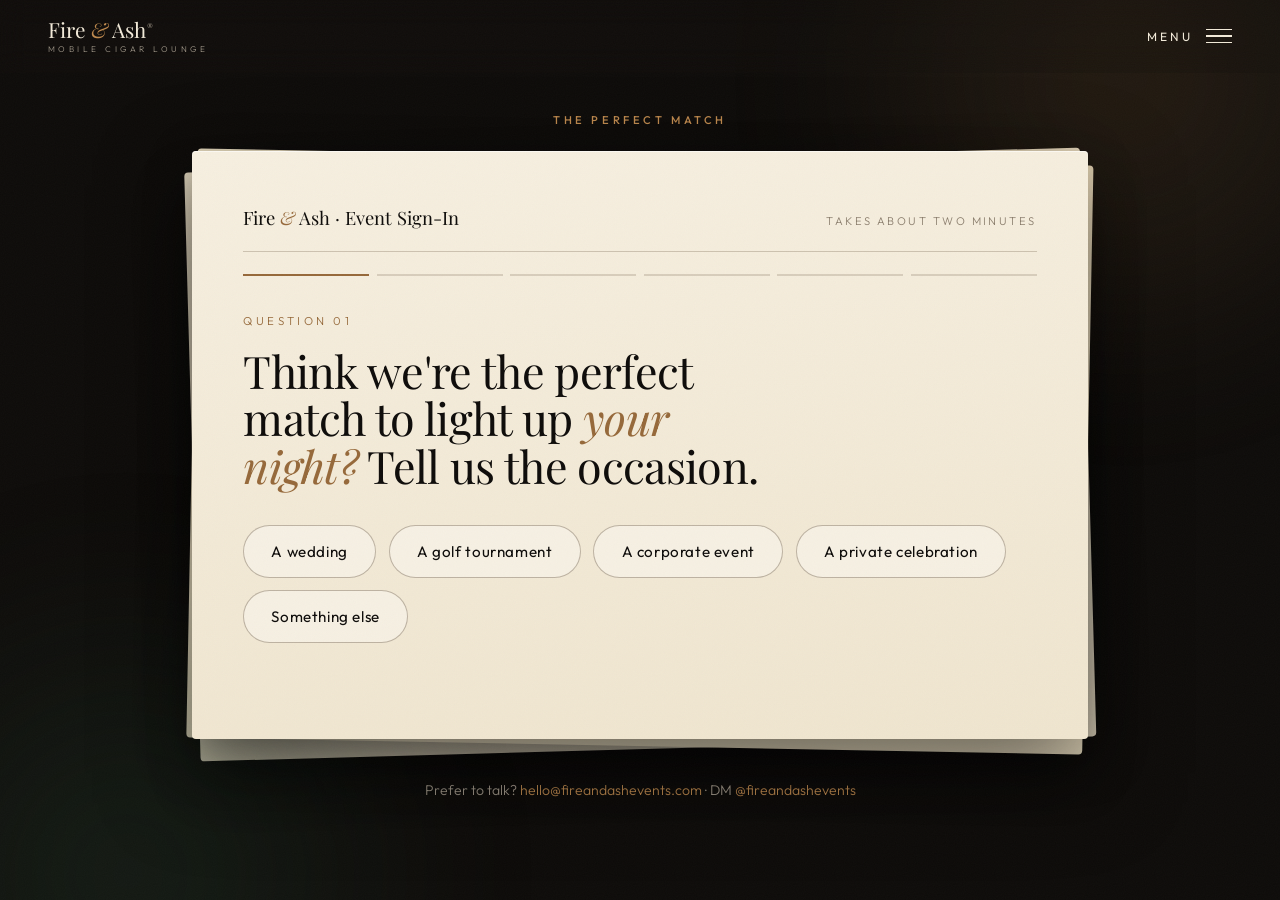
<file: inquire.html>
<!DOCTYPE html>
<html lang="en" class="no-js">
<head>
<meta charset="UTF-8">
<meta name="viewport" content="width=device-width, initial-scale=1.0, maximum-scale=1.0, viewport-fit=cover">
<title>Inquire Now | Book Fire &amp; Ash for Your Event</title>
<meta name="description" content="Think we're the perfect match to light up your night? Two minutes, a few questions, and your Florida event date is on our radar. We reply within one business day.">
<link rel="canonical" href="https://fireandashevents.com/inquire">
<meta property="og:title" content="Inquire Now | Fire &amp; Ash">
<meta property="og:description" content="Tell us about your event. We reply within one business day.">
<meta property="og:image" content="https://fireandashevents.com/assets/img/og-card.jpg">
<meta property="og:site_name" content="Fire &amp; Ash Events">
<meta name="twitter:card" content="summary_large_image">
<meta name="twitter:image" content="https://fireandashevents.com/assets/img/og-card.jpg">
<meta name="theme-color" content="#0e0c0a">
<link rel="icon" href="/assets/img/favicon.svg" type="image/svg+xml">
<link rel="icon" href="/assets/img/favicon-32.png" sizes="32x32">
<link rel="apple-touch-icon" href="/assets/img/apple-touch-icon.png">

<link rel="preconnect" href="https://fonts.googleapis.com">
<link rel="preconnect" href="https://fonts.gstatic.com" crossorigin>
<link href="https://fonts.googleapis.com/css2?family=Playfair+Display:ital,wght@0,400..700;1,400..700&family=Outfit:wght@300;400;500&display=swap" rel="stylesheet">
<link rel="stylesheet" href="/assets/css/style.css?v=26">
<script type="application/ld+json">
{"@context":"https://schema.org","@type":"BreadcrumbList","itemListElement":[
  {"@type":"ListItem","position":1,"name":"Home","item":"https://fireandashevents.com/"},
  {"@type":"ListItem","position":2,"name":"Inquire","item":"https://fireandashevents.com/inquire"}
]}
</script>
</head>
<body>

<header class="site-header">
  <a class="logo" href="/">Fire <em>&amp;</em> Ash<sup>&reg;</sup> <small>Mobile Cigar Lounge</small></a>
  <button class="menu-btn" aria-expanded="false" aria-label="Open menu">
    <span>Menu</span>
    <span class="bars" aria-hidden="true"><span></span><span></span><span></span></span>
  </button>
</header>

<div class="menu-overlay">
  <div class="menu-doors" aria-hidden="true"><span></span><span></span><span></span><span></span></div>
  <button class="menu-close" aria-label="Close menu">Close <span aria-hidden="true">✕</span></button>
  <nav class="menu-inner">
    <a href="/"><small>01</small>Home</a>
    <a href="/services"><small>02</small>Services</a>
    <a href="/about"><small>03</small>About</a>
    <a href="/gallery"><small>04</small>Gallery</a>
    <a href="/inquire"><small>05</small>Inquire</a>
  </nav>
  <div class="menu-foot">Florida based · Serving events nationwide · <a href="mailto:hello@fireandashevents.com">hello@fireandashevents.com</a></div>
</div>

<section class="match-shell">
  <div class="match-glow" aria-hidden="true"></div>
  <div class="match-glow two" aria-hidden="true"></div>
  <div class="wrap" style="width:100%">
    <h1 class="label" style="text-align:center;display:block">The Perfect Match</h1>
    <div class="sheet">
      <div class="sheet-head">
        <span>Fire <em>&amp;</em> Ash · Event Sign-In</span>
        <small>Takes about two minutes</small>
      </div>
      <div class="match-progress" aria-hidden="true">
        <i class="done"></i><i></i><i></i><i></i><i></i><i></i>
      </div>

    <form id="match-form" name="perfect-match" method="POST" data-netlify="true" netlify-honeypot="bot-field">
      <input type="hidden" name="form-name" value="perfect-match">
      <p style="display:none"><label>Don't fill this out: <input name="bot-field"></label></p>

      <!-- Step 1: event type -->
      <div class="match-step active">
        <span class="match-q">Question 01</span>
        <h2>Think we're the perfect match to light up <em>your night?</em> Tell us the occasion.</h2>
        <input type="hidden" name="event-type" required>
        <div class="chip-row">
          <button type="button" class="chip" data-value="Wedding">A wedding</button>
          <button type="button" class="chip" data-value="Golf tournament">A golf tournament</button>
          <button type="button" class="chip" data-value="Corporate event">A corporate event</button>
          <button type="button" class="chip" data-value="Private celebration">A private celebration</button>
          <button type="button" class="chip" data-value="Something else">Something else</button>
        </div>
        <div class="match-nav"></div>
      </div>

      <!-- Step 2: date -->
      <div class="match-step">
        <span class="match-q">Question 02</span>
        <h2>When does the torch <em>light?</em></h2>
        <div class="field">
          <label for="event-date">Event date (best guess is fine)</label>
          <input type="date" id="event-date" name="event-date" required>
        </div>
        <div class="match-nav">
          <button type="button" class="btn" data-next>Next</button>
          <button type="button" class="back" data-back>Back</button>
        </div>
      </div>

      <!-- Step 3: guests -->
      <div class="match-step">
        <span class="match-q">Question 03</span>
        <h2>How many guests are we <em>lighting up?</em></h2>
        <div class="guests">
          <output>75<small>guests</small></output>
          <input type="range" name="guest-count" min="10" max="300" step="5" value="75" aria-label="Estimated guest count">
        </div>
        <div class="match-nav">
          <button type="button" class="btn" data-next>Next</button>
          <button type="button" class="back" data-back>Back</button>
        </div>
      </div>

      <!-- Step 4: experience + venue -->
      <div class="match-step">
        <span class="match-q">Question 04</span>
        <h2>Which experience is calling, and <em>where?</em></h2>
        <input type="hidden" name="experience">
        <div class="chip-row" data-auto-advance="false" style="margin-bottom:1.8rem">
          <button type="button" class="chip" data-value="Cigar Truck">The Truck</button>
          <button type="button" class="chip" data-value="Cigar Bar">The Bar</button>
          <button type="button" class="chip" data-value="Cigar Golf Cart">The Golf Cart</button>
          <button type="button" class="chip" data-value="Not sure yet">Surprise us</button>
        </div>
        <div class="field">
          <label for="venue">Venue &amp; city</label>
          <input type="text" id="venue" name="venue" placeholder="e.g. The Don CeSar, St. Pete Beach" required>
        </div>
        <div class="match-nav">
          <button type="button" class="btn" data-next>Next</button>
          <button type="button" class="back" data-back>Back</button>
        </div>
      </div>

      <!-- Step 5: contact -->
      <div class="match-step">
        <span class="match-q">Question 05</span>
        <h2>Where do we send <em>your guide?</em></h2>
        <div class="field">
          <label for="name">Your name</label>
          <input type="text" id="name" name="name" autocomplete="name" required>
        </div>
        <div class="field">
          <label for="email">Email</label>
          <input type="email" id="email" name="email" autocomplete="email" required>
        </div>
        <div class="field">
          <label for="phone">Phone (optional)</label>
          <input type="tel" id="phone" name="phone" autocomplete="tel">
        </div>
        <div class="field">
          <label for="notes">Anything else we should know? (optional)</label>
          <textarea id="notes" name="notes" rows="3" placeholder="Themes, timelines, surprises in the works..."></textarea>
        </div>
        <div class="match-nav">
          <button type="submit" class="btn solid">See If We Match</button>
          <button type="button" class="back" data-back>Back</button>
        </div>
      </div>

      <!-- Step 6: reveal -->
      <div class="match-step">
        <div class="match-reveal">
          <div class="match-words"><span class="w1">It's a</span> <span class="w2">match.</span></div>
          <p><span class="spark">✦</span> Your services and pricing guide is on its way. Carlos or Hannah will reach out within one business day. <span class="spark">✦</span></p>
          <a class="btn ghost" href="/gallery" style="margin-top:2rem">Browse the Gallery While You Wait</a>
        </div>
      </div>
    </form>
    </div>

    <p style="color:var(--muted);font-size:.88rem;margin-top:2.5rem;text-align:center">Prefer to talk? <a href="mailto:hello@fireandashevents.com" style="color:var(--copper)">hello@fireandashevents.com</a> · DM <a href="https://www.instagram.com/fireandashevents/" rel="noopener" target="_blank" style="color:var(--copper)">@fireandashevents</a></p>
  </div>
</section>

<nav class="app-nav" aria-label="Quick navigation">
  <a href="/">Home</a>
  <a href="/services">Services</a>
  <a href="/gallery">Gallery</a>
  <a href="/inquire" aria-current="page">Inquire</a>
</nav>

<script src="/assets/js/main.js?v=26" defer></script>
</body>
</html>
</file>
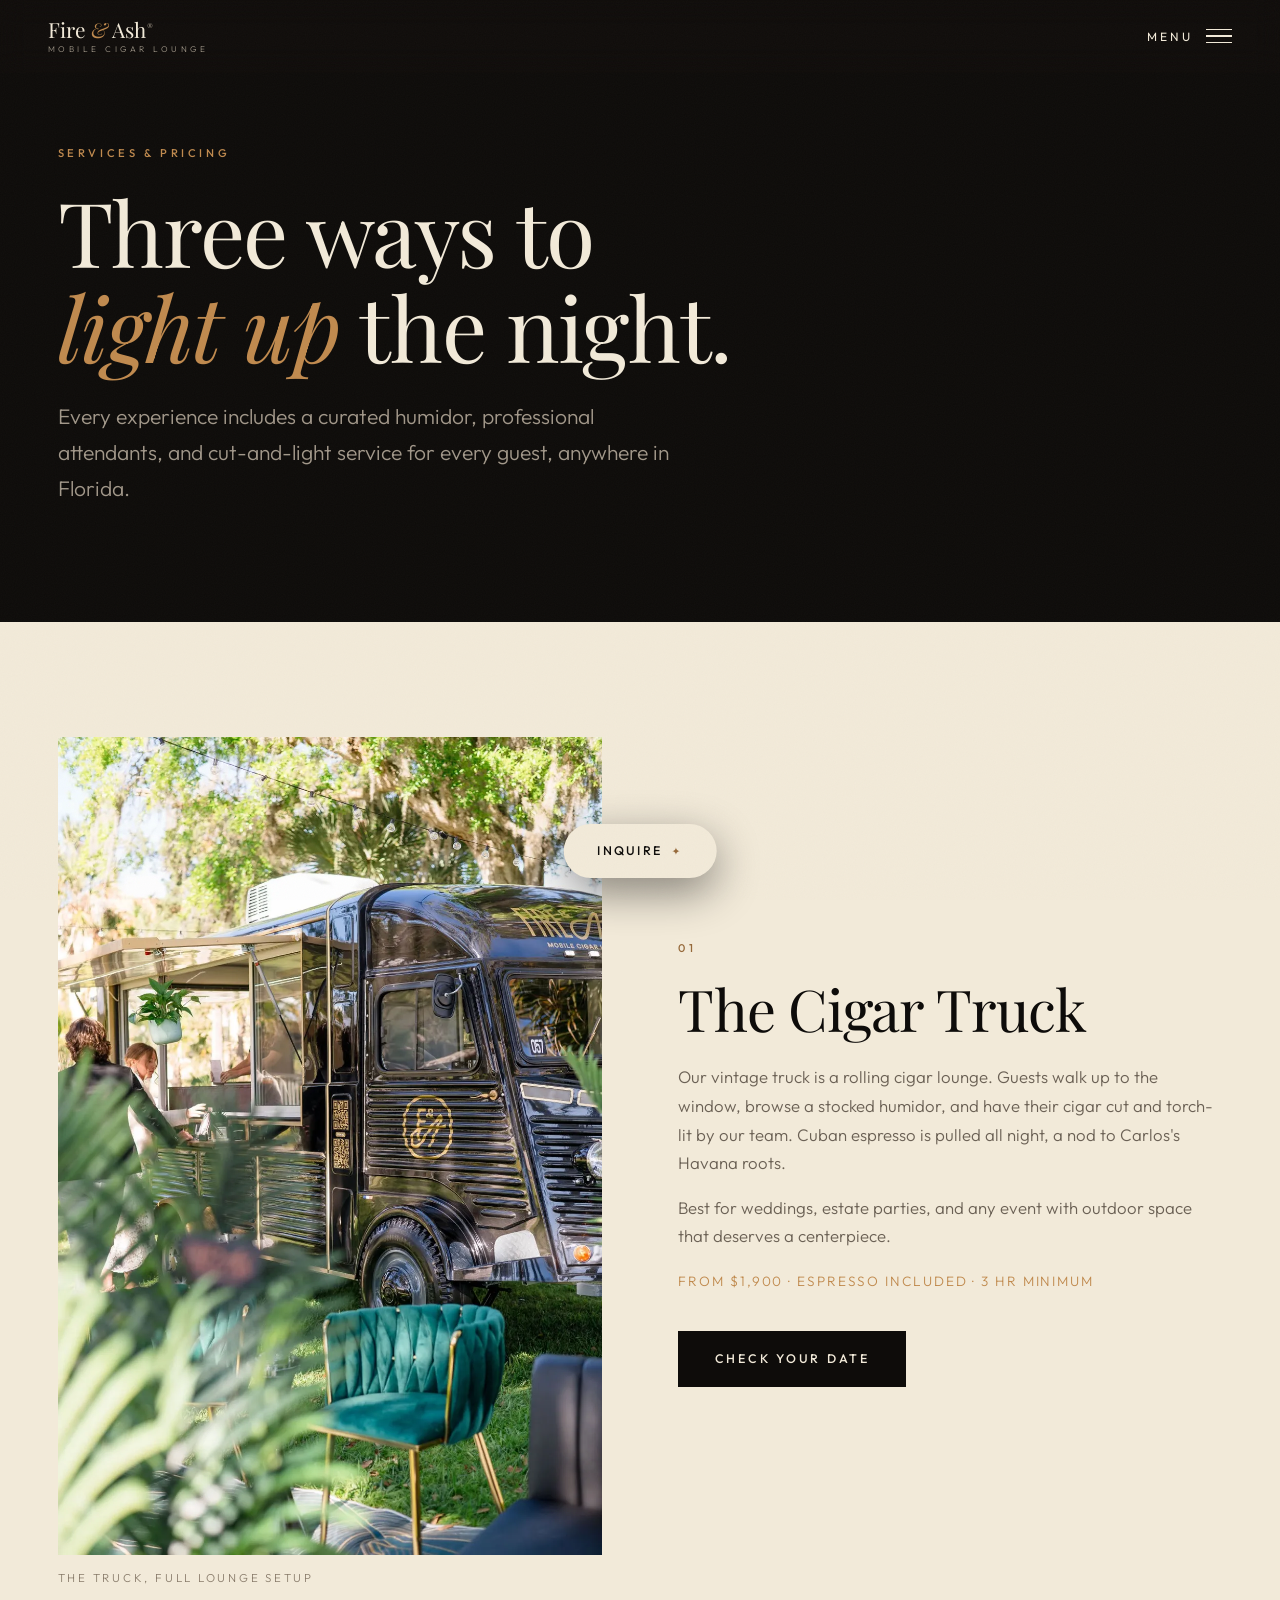
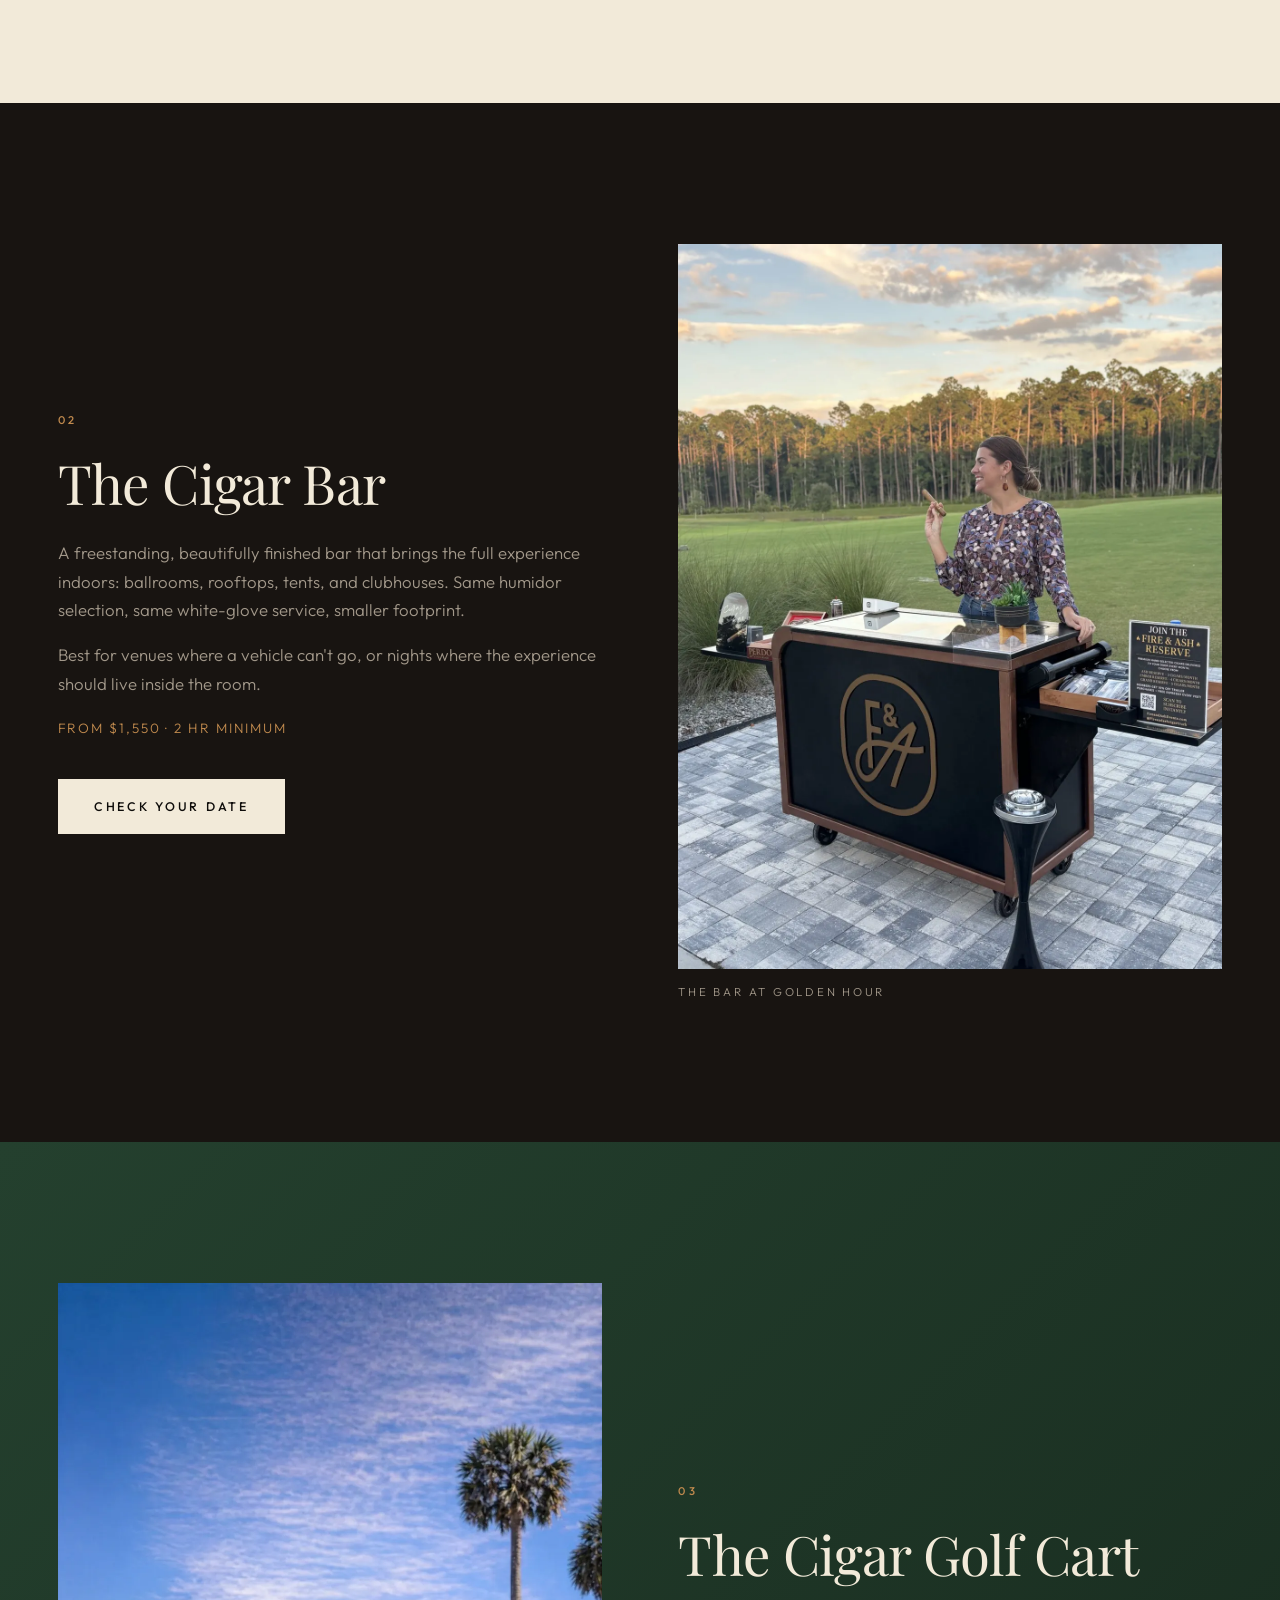
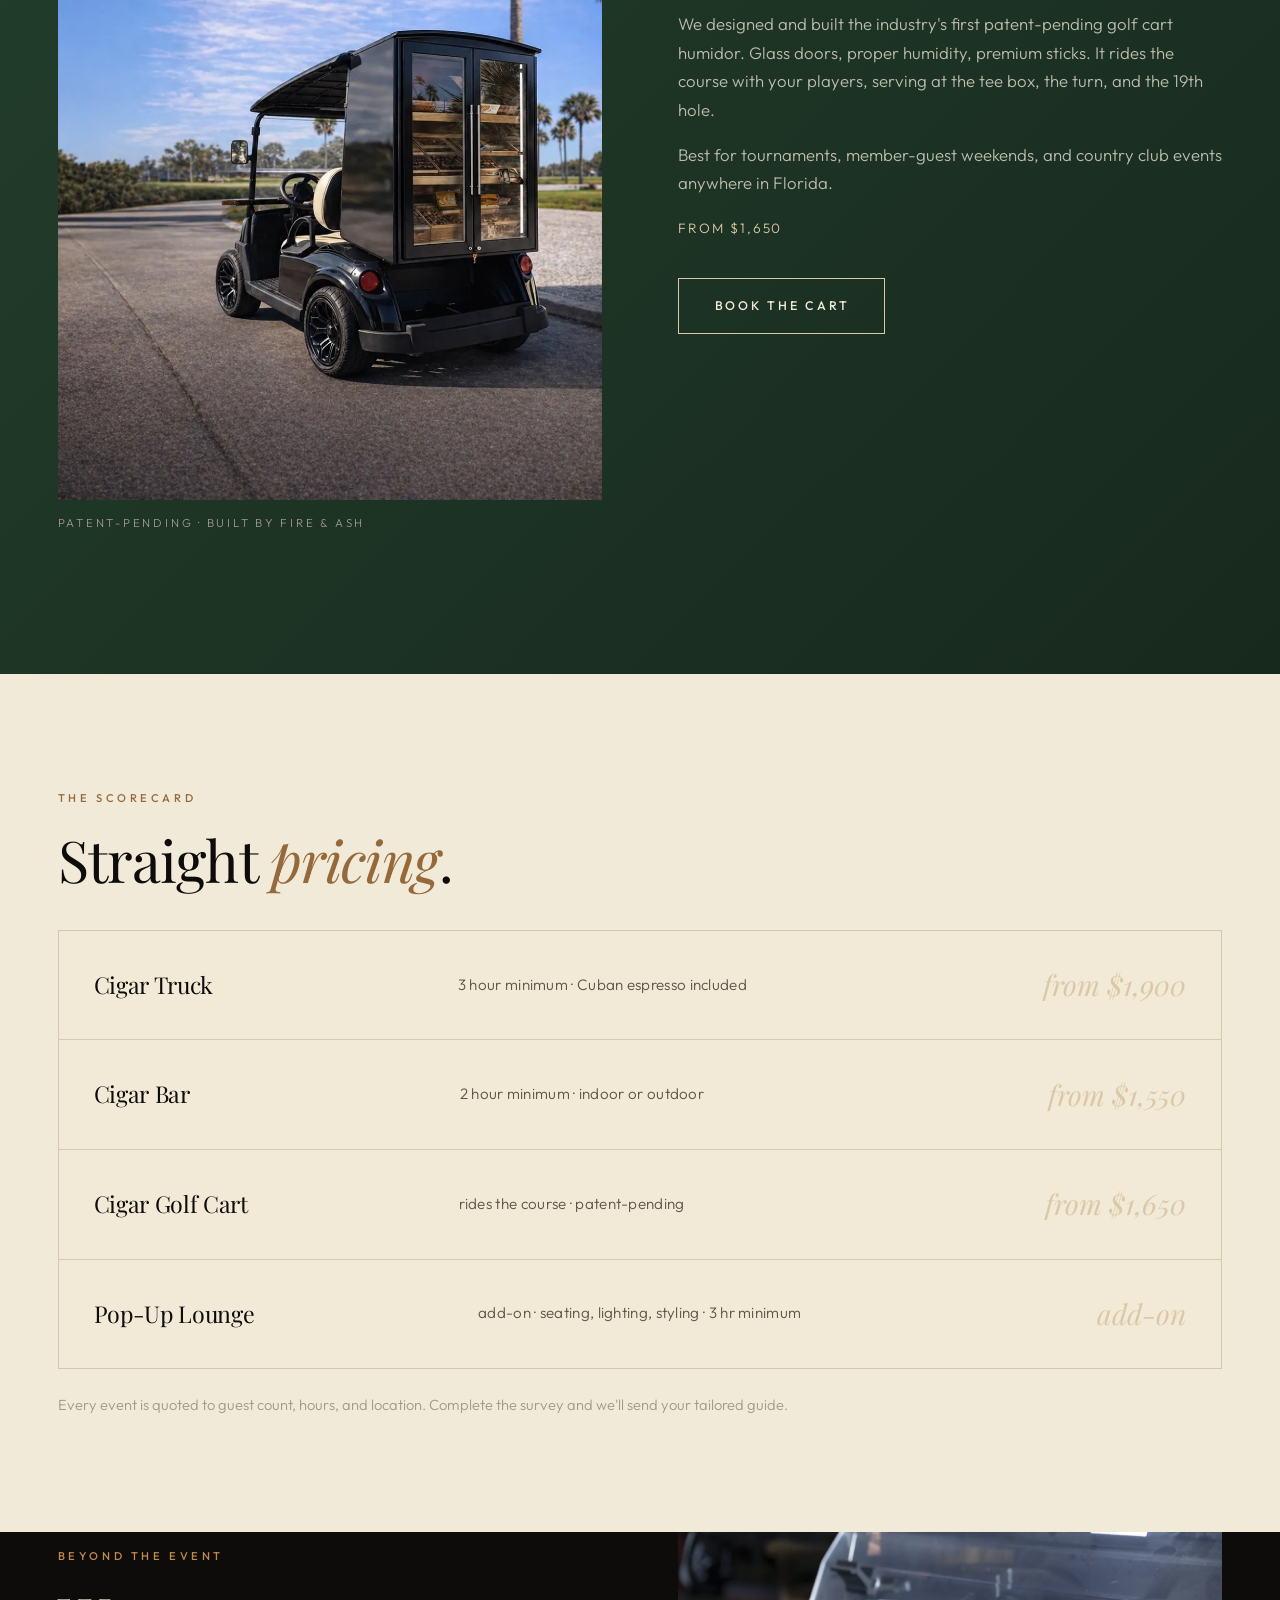
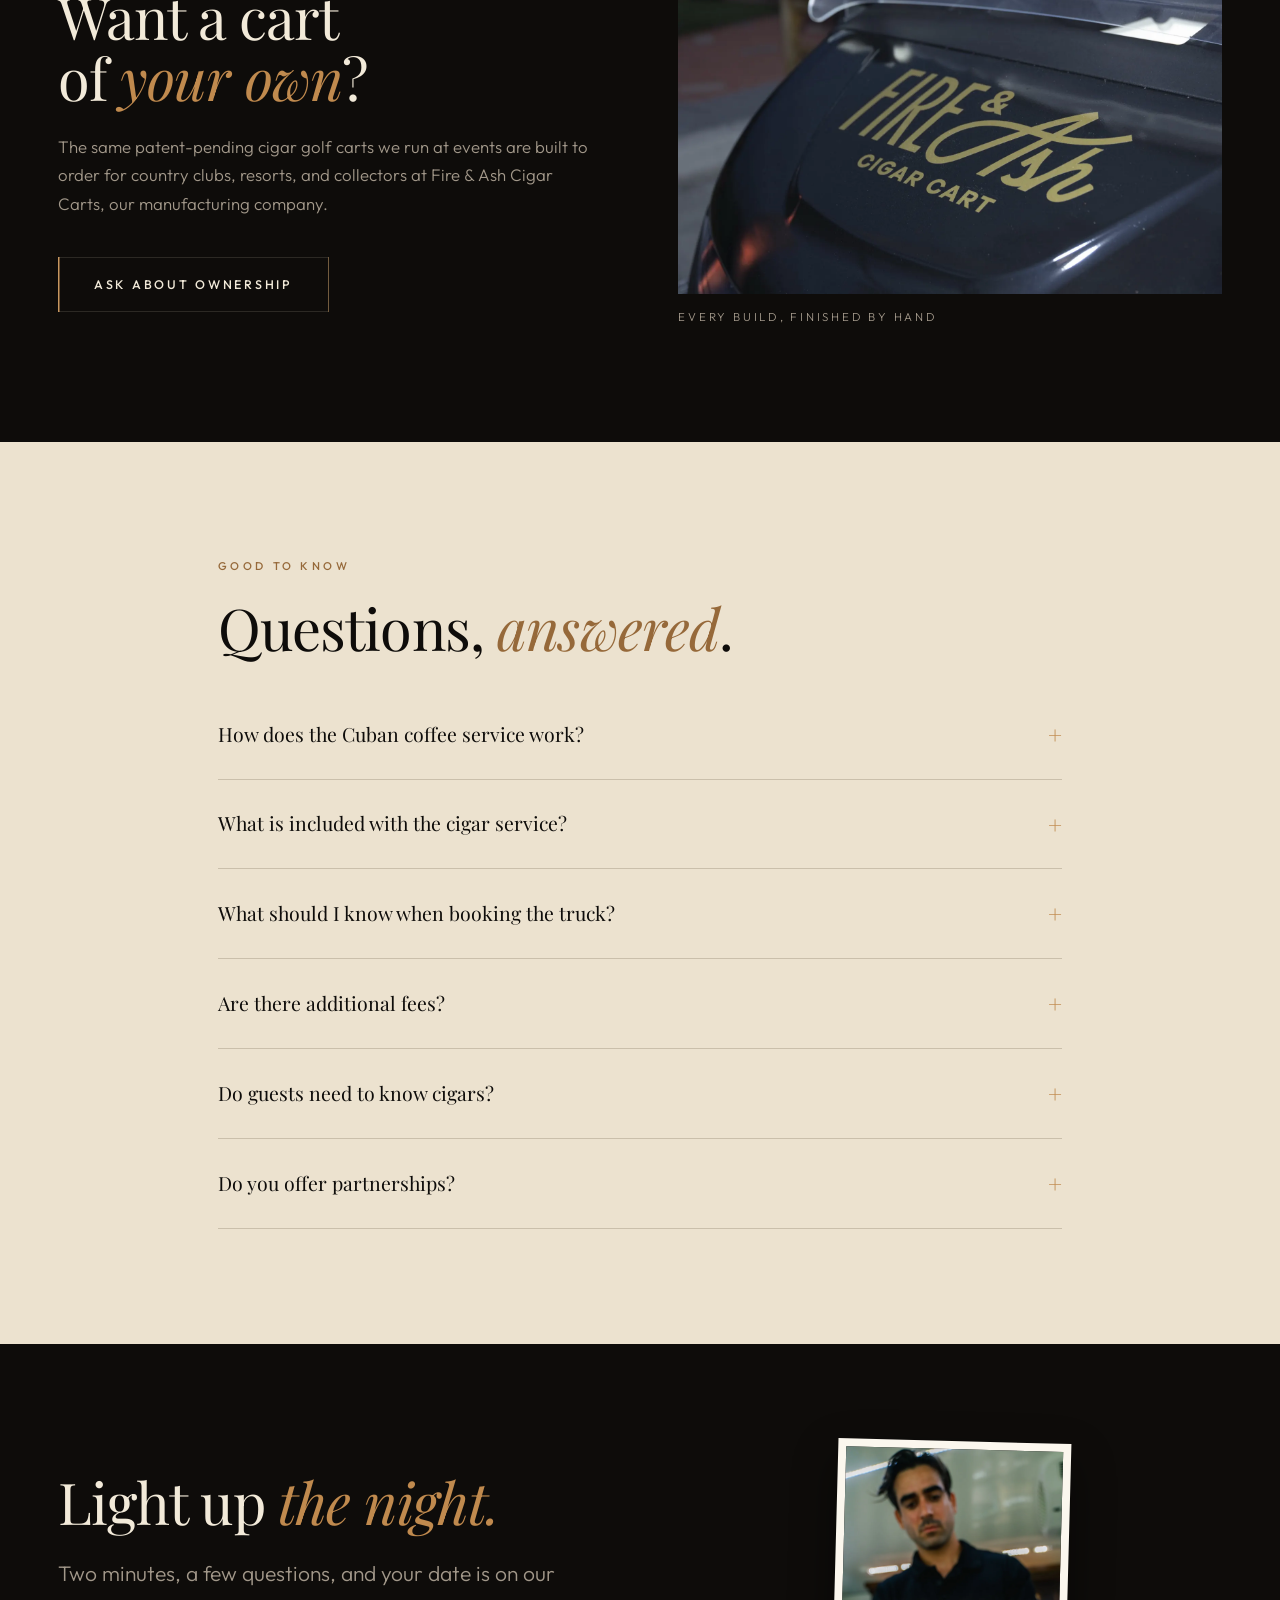
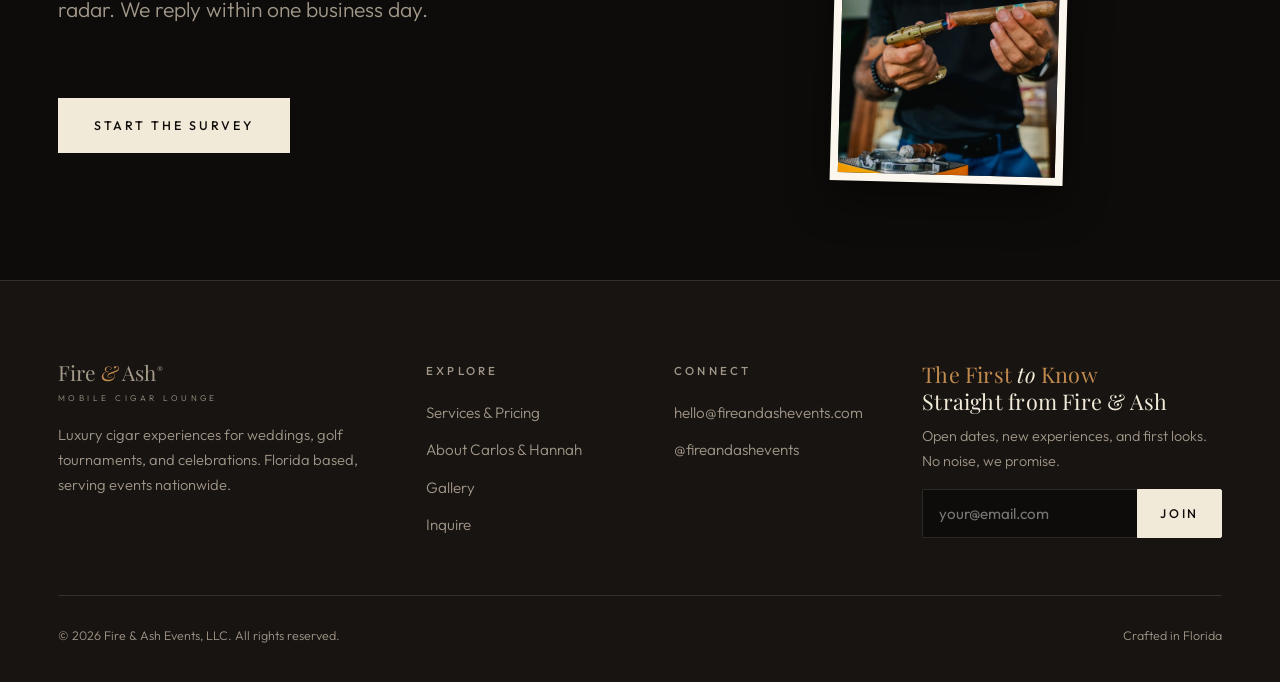
<file: services.html>
<!DOCTYPE html>
<html lang="en" class="no-js">
<head>
<meta charset="UTF-8">
<meta name="viewport" content="width=device-width, initial-scale=1.0, maximum-scale=1.0, viewport-fit=cover">
<title>Cigar Truck, Cigar Bar &amp; Golf Cart | Fire &amp; Ash Services</title>
<meta name="description" content="Three luxury cigar experiences for Florida events: the cigar truck from $1,900, cigar bar from $1,550, and patent-pending cigar golf cart from $1,650. Full service included.">
<link rel="canonical" href="https://fireandashevents.com/services">
<meta property="og:title" content="Services &amp; Pricing | Fire &amp; Ash">
<meta property="og:description" content="The cigar truck, the cigar bar, and the industry's only cigar golf cart. Serving all of Florida.">
<meta property="og:image" content="https://fireandashevents.com/assets/img/og-card.jpg">
<meta property="og:site_name" content="Fire &amp; Ash Events">
<meta name="twitter:card" content="summary_large_image">
<meta name="twitter:image" content="https://fireandashevents.com/assets/img/og-card.jpg">
<meta name="theme-color" content="#0e0c0a">
<link rel="icon" href="/assets/img/favicon.svg" type="image/svg+xml">
<link rel="icon" href="/assets/img/favicon-32.png" sizes="32x32">
<link rel="apple-touch-icon" href="/assets/img/apple-touch-icon.png">

<link rel="preconnect" href="https://fonts.googleapis.com">
<link rel="preconnect" href="https://fonts.gstatic.com" crossorigin>
<link href="https://fonts.googleapis.com/css2?family=Playfair+Display:ital,wght@0,400..700;1,400..700&family=Outfit:wght@300;400;500&display=swap" rel="stylesheet">
<link rel="stylesheet" href="/assets/css/style.css?v=26">
<script type="application/ld+json">
{
  "@context": "https://schema.org",
  "@type": "Service",
  "serviceType": "Mobile cigar lounge and event cigar service",
  "category": ["Event Entertainment", "Wedding Services", "Golf Event Production", "Corporate Event Production", "Luxury Hospitality"],
  "keywords": "cigar lounge, cigar bar rental, wedding planner resources, event planner, event production, golf event, golf production, luxury golf, expensive cigars, premium cigars, event entertainment",
  "provider": {"@type": "LocalBusiness", "name": "Fire & Ash Events", "url": "https://fireandashevents.com", "address": {"@type": "PostalAddress", "addressRegion": "FL", "addressCountry": "US"}},
  "areaServed": [{"@type": "State", "name": "Florida"}, {"@type": "Country", "name": "United States"}],
  "hasOfferCatalog": {
    "@type": "OfferCatalog",
    "name": "Event Cigar Experiences",
    "itemListElement": [
      {"@type": "Offer", "name": "Cigar Truck", "price": "1900", "priceCurrency": "USD", "description": "Luxury cigar truck with stocked humidor, Cuban espresso, and professional service. 3 hour minimum."},
      {"@type": "Offer", "name": "Cigar Bar", "price": "1550", "priceCurrency": "USD", "description": "Freestanding cigar bar with humidor and cut-and-light service. 2 hour minimum."},
      {"@type": "Offer", "name": "Cigar Golf Cart", "price": "1650", "priceCurrency": "USD", "description": "Patent-pending golf cart humidor serving players on the course."}
    ]
  }
}
</script>
<script type="application/ld+json">
{
  "@context": "https://schema.org",
  "@type": "FAQPage",
  "mainEntity": [
    {"@type": "Question", "name": "How does the Cuban coffee service work?", "acceptedAnswer": {"@type": "Answer", "text": "Espresso is served Cuban style in 2 to 3 ounce pours throughout your contracted event time, included with the cigar truck package."}},
    {"@type": "Question", "name": "What is included with the cigar service?", "acceptedAnswer": {"@type": "Answer", "text": "A built-in humidor stocked with specialty premium cigars, curated to your taste and budget, with professional cut-and-light service for every guest."}},
    {"@type": "Question", "name": "What should I know when booking the cigar truck?", "acceptedAnswer": {"@type": "Answer", "text": "We need one hour for setup and breakdown, adequate parking space, venue approval for the mobile unit, and a spot where our generator's light hum won't bother anyone."}},
    {"@type": "Question", "name": "Are there additional fees?", "acceptedAnswer": {"@type": "Answer", "text": "Sales tax applies to all cigar and coffee sales as required by Florida law. Travel is quoted based on your venue location."}},
    {"@type": "Question", "name": "Do you offer partnerships?", "acceptedAnswer": {"@type": "Answer", "text": "Yes. We love building partnerships with Florida businesses and country clubs. Email hello@fireandashevents.com to start the conversation."}}
  ]
}
</script>
<script type="application/ld+json">
{"@context":"https://schema.org","@type":"BreadcrumbList","itemListElement":[
  {"@type":"ListItem","position":1,"name":"Home","item":"https://fireandashevents.com/"},
  {"@type":"ListItem","position":2,"name":"Services & Pricing","item":"https://fireandashevents.com/services"}
]}
</script>
</head>
<body>

<header class="site-header">
  <a class="logo" href="/">Fire <em>&amp;</em> Ash<sup>&reg;</sup> <small>Mobile Cigar Lounge</small></a>
  <button class="menu-btn" aria-expanded="false" aria-label="Open menu">
    <span>Menu</span>
    <span class="bars" aria-hidden="true"><span></span><span></span><span></span></span>
  </button>
</header>

<div class="menu-overlay">
  <div class="menu-doors" aria-hidden="true"><span></span><span></span><span></span><span></span></div>
  <button class="menu-close" aria-label="Close menu">Close <span aria-hidden="true">✕</span></button>
  <nav class="menu-inner">
    <a href="/"><small>01</small>Home</a>
    <a href="/services"><small>02</small>Services</a>
    <a href="/about"><small>03</small>About</a>
    <a href="/gallery"><small>04</small>Gallery</a>
    <a href="/inquire"><small>05</small>Inquire</a>
  </nav>
  <div class="menu-foot">Florida based · Serving events nationwide · <a href="mailto:hello@fireandashevents.com">hello@fireandashevents.com</a></div>
</div>

<section style="padding-top:clamp(8rem,16vh,11rem)">
  <div class="wrap">
    <span class="label" data-hero-label>Services &amp; Pricing</span>
    <h1 data-hero-h style="font-size:var(--t-hero);max-width:14ch">Three ways to <em>light up</em> the night.</h1>
    <p class="lead" data-hero-p style="margin-top:1.6rem">Every experience includes a curated humidor, professional attendants, and cut-and-light service for every guest, anywhere in Florida.</p>
  </div>
</section>

<section id="truck" class="light" style="padding-top:clamp(4.5rem,9vw,8.5rem)">
  <div class="wrap split">
    <figure class="photo" data-reveal>
      <img src="/assets/img/cigar-truck-lounge-setup.webp" alt="Fire and Ash cigar truck with lounge seating styled under Florida oaks" loading="lazy" width="1064" height="1600">
      <figcaption>The truck, full lounge setup</figcaption>
    </figure>
    <div>
      <span class="label" data-reveal>01</span>
      <h2 data-reveal>The Cigar Truck</h2>
      <p data-reveal>Our vintage truck is a rolling cigar lounge. Guests walk up to the window, browse a stocked humidor, and have their cigar cut and torch-lit by our team. Cuban espresso is pulled all night, a nod to Carlos's Havana roots.</p>
      <p data-reveal>Best for weddings, estate parties, and any event with outdoor space that deserves a centerpiece.</p>
      <p data-reveal style="color:var(--copper);letter-spacing:.14em;text-transform:uppercase;font-size:.85rem;margin-top:1.2rem">From $1,900 · espresso included · 3 hr minimum</p>
      <a class="btn solid" href="/inquire" data-reveal>Check Your Date</a>
    </div>
  </div>
</section>

<section id="bar" class="band">
  <div class="wrap split">
    <div>
      <span class="label" data-reveal>02</span>
      <h2 data-reveal>The Cigar Bar</h2>
      <p data-reveal>A freestanding, beautifully finished bar that brings the full experience indoors: ballrooms, rooftops, tents, and clubhouses. Same humidor selection, same white-glove service, smaller footprint.</p>
      <p data-reveal>Best for venues where a vehicle can't go, or nights where the experience should live inside the room.</p>
      <p data-reveal style="color:var(--copper);letter-spacing:.14em;text-transform:uppercase;font-size:.85rem;margin-top:1.2rem">From $1,550 · 2 hr minimum</p>
      <a class="btn solid" href="/inquire" data-reveal>Check Your Date</a>
    </div>
    <figure class="photo" data-reveal>
      <img src="/assets/img/cigar-bar-sunset-service.webp" alt="Attendant serving guests at the Fire and Ash cigar bar during sunset" loading="lazy" width="1200" height="1600">
      <figcaption>The bar at golden hour</figcaption>
    </figure>
  </div>
</section>

<section id="golf-cart" class="band green">
  <div class="wrap split">
    <figure class="photo" data-reveal>
      <img src="/assets/img/cigar-golf-cart-dusk.webp" alt="Patent-pending Fire and Ash cigar golf cart parked at dusk" loading="lazy" width="1065" height="1600">
      <figcaption>Patent-pending · built by Fire &amp; Ash</figcaption>
    </figure>
    <div>
      <span class="label" data-reveal>03</span>
      <h2 data-reveal>The Cigar Golf Cart</h2>
      <p data-reveal style="color:rgba(242,234,217,.75)">We designed and built the industry's first patent-pending golf cart humidor. Glass doors, proper humidity, premium sticks. It rides the course with your players, serving at the tee box, the turn, and the 19th hole.</p>
      <p data-reveal style="color:rgba(242,234,217,.75)">Best for tournaments, member-guest weekends, and country club events anywhere in Florida.</p>
      <p data-reveal style="color:var(--champagne);letter-spacing:.14em;text-transform:uppercase;font-size:.85rem;margin-top:1.2rem">From $1,650</p>
      <a class="btn" href="/inquire" data-reveal style="border-color:var(--champagne)">Book the Cart</a>
    </div>
  </div>
</section>

<section class="light">
  <div class="wrap">
    <span class="label" data-reveal>The Scorecard</span>
    <h2 data-reveal style="font-size:var(--t-display);margin-bottom:2.5rem">Straight <em>pricing</em>.</h2>
    <div class="scorecard" data-stagger>
      <div class="row"><h3>Cigar Truck</h3><span class="par">3 hour minimum · Cuban espresso included</span><span class="amt">from $1,900</span></div>
      <div class="row"><h3>Cigar Bar</h3><span class="par">2 hour minimum · indoor or outdoor</span><span class="amt">from $1,550</span></div>
      <div class="row"><h3>Cigar Golf Cart</h3><span class="par">rides the course · patent-pending</span><span class="amt">from $1,650</span></div>
      <div class="row"><h3>Pop-Up Lounge</h3><span class="par">add-on · seating, lighting, styling · 3 hr minimum</span><span class="amt">add-on</span></div>
    </div>
    <p data-reveal style="color:var(--muted);font-size:.92rem;margin-top:1.4rem">Every event is quoted to guest count, hours, and location. Complete the survey and we'll send your tailored guide.</p>
  </div>
</section>

<section style="padding-top:0">
  <div class="wrap split">
    <div>
      <span class="label" data-reveal>Beyond the Event</span>
      <h2 data-reveal>Want a cart of <em>your own</em>?</h2>
      <p data-reveal>The same patent-pending cigar golf carts we run at events are built to order for country clubs, resorts, and collectors at Fire &amp; Ash Cigar Carts, our manufacturing company.</p>
      <a class="btn ghost" href="https://fireandashcigarcarts.com" target="_blank" rel="noopener" data-reveal>Ask About Ownership</a>
    </div>
    <figure class="photo" data-reveal>
      <img src="/assets/img/fire-and-ash-cigar-cart-detail.webp" alt="Gold Fire and Ash lettering on the black cigar cart body" loading="lazy" width="1600" height="1066">
      <figcaption>Every build, finished by hand</figcaption>
    </figure>
  </div>
</section>

<section class="light" id="faq" style="background:#ece2cf">
  <div class="wrap" style="max-width:60rem">
    <span class="label" data-reveal>Good to Know</span>
    <h2 data-reveal style="font-size:var(--t-display);margin-bottom:2rem">Questions, <em>answered</em>.</h2>
    <details class="faq-item"><summary>How does the Cuban coffee service work?</summary><div class="a">Espresso is served Cuban style in 2 to 3 ounce pours with elegant disposable cups, included throughout your contracted time on the truck package. No custom coffee orders, just the real thing.</div></details>
    <details class="faq-item"><summary>What is included with the cigar service?</summary><div class="a">A built-in humidor stocked with specialty premium cigars, curated to your taste and budget. Guests can purchase, or you can host a tab with a signed agreement and card authorization.</div></details>
    <details class="faq-item"><summary>What should I know when booking the truck?</summary><div class="a">We need one hour for setup and breakdown, adequate parking, and venue approval for the mobile unit. Our generator hums a little, so we place it thoughtfully.</div></details>
    <details class="faq-item"><summary>Are there additional fees?</summary><div class="a">Florida law requires sales tax on all cigar and coffee sales. Travel is quoted based on your venue location.</div></details>
    <details class="faq-item"><summary>Do guests need to know cigars?</summary><div class="a">Not at all. Our attendants guide first-timers through selection, cutting, and lighting, and can talk shop with lifelong aficionados.</div></details>
    <details class="faq-item"><summary>Do you offer partnerships?</summary><div class="a">Yes. We love building with Florida businesses and country clubs. Email <a href="mailto:hello@fireandashevents.com" style="color:var(--copper)">hello@fireandashevents.com</a>.</div></details>
  </div>
</section>

<section class="closer">
  <div class="wrap split">
    <div>
      <h2 data-reveal style="font-size:clamp(2rem,4.5vw,3.6rem)">Light up <em>the night.</em></h2>
      <p data-reveal class="lead" style="margin:1.2rem 0 2rem;max-width:40ch">Two minutes, a few questions, and your date is on our radar. We reply within one business day.</p>
      <a class="btn solid" href="/inquire" data-reveal>Start the Survey</a>
    </div>
    <figure class="fan solo" aria-hidden="true">
      <img src="/assets/img/cigar-torch-lighting-service.webp" alt="" loading="lazy">
    </figure>
  </div>
</section>



<footer>
  <div class="wrap">
    <div class="footer-grid">
      <div>
        <a class="logo" href="/">Fire <em>&amp;</em> Ash<sup>&reg;</sup> <small>Mobile Cigar Lounge</small></a>
        <p style="color:var(--muted);font-size:.92rem;margin-top:1.2rem;max-width:36ch">Luxury cigar experiences for weddings, golf tournaments, and celebrations. Florida based, serving events nationwide.</p>
      </div>
      <div>
        <h4>Explore</h4>
        <ul>
          <li><a href="/services">Services &amp; Pricing</a></li>
          <li><a href="/about">About Carlos &amp; Hannah</a></li>
          <li><a href="/gallery">Gallery</a></li>
          <li><a href="/inquire">Inquire</a></li>
        </ul>
      </div>
      <div>
        <h4>Connect</h4>
        <ul>
          <li><a href="mailto:hello@fireandashevents.com">hello@fireandashevents.com</a></li>
          <li><a href="https://www.instagram.com/fireandashevents/" rel="noopener" target="_blank">@fireandashevents</a></li>
        </ul>
      </div>
      <div class="footer-reserve">
        <h4>The First <span class="amp">to</span> Know<small>Straight from Fire &amp; Ash</small></h4>
        <p style="color:var(--muted);font-size:.9rem;margin-bottom:1rem">Open dates, new experiences, and first looks. No noise, we promise.</p>
        <form class="reserve-inline" name="stay-in-the-know" method="POST" data-netlify="true" netlify-honeypot="bot-field">
          <input type="hidden" name="form-name" value="stay-in-the-know">
          <p style="display:none"><label>Skip this field: <input name="bot-field"></label></p>
          <input type="email" name="email" placeholder="your@email.com" aria-label="Email address" required>
          <button type="submit" class="btn solid">Join</button>
        </form>
      </div>
    </div>
    <div class="footer-bottom">
      <span>© 2026 Fire &amp; Ash Events, LLC. All rights reserved.</span>
      <span>Crafted in Florida</span>
    </div>
  </div>
</footer>

<a class="dock-cta" href="/inquire">Inquire</a>

<nav class="app-nav" aria-label="Quick navigation">
  <a href="/">Home</a>
  <a href="/services" aria-current="page">Services</a>
  <a href="/gallery">Gallery</a>
  <a href="/inquire">Inquire</a>
</nav>

<script src="/assets/js/main.js?v=26" defer></script>
</body>
</html>
</file>
<file: assets/css/style.css>
body::after{
  content:"";position:fixed;inset:0;z-index:200;pointer-events:none;opacity:.05;
  background-image:url("data:image/svg+xml,%3Csvg xmlns='http://www.w3.org/2000/svg' width='160' height='160'%3E%3Cfilter id='n'%3E%3CfeTurbulence type='fractalNoise' baseFrequency='0.9' numOctaves='2' stitchTiles='stitch'/%3E%3C/filter%3E%3Crect width='160' height='160' filter='url(%23n)' opacity='0.6'/%3E%3C/svg%3E");
}
/* ═══════════════════════════════════════════════════════
   FIRE & ASH — Luxury Mobile Cigar Lounge
   Smoke, ember, champagne. A dash of golf green.
   ═══════════════════════════════════════════════════════ */
:root{
  --ink:#0e0c0a;
  --char:#181411;
  --char-2:#211c17;
  --cream:#f2ead9;
  --champagne:#d9c9a8;
  --copper:#c08a4e;
  --copper-deep:#96693a;
  --green:#24402e;
  --muted:#a2988a;
  --line:rgba(242,234,217,.13);
  --ease:cubic-bezier(.16,1,.3,1);
  --ease-io:cubic-bezier(.87,0,.13,1);
  --t-hero:clamp(2.7rem,7vw,6rem);
  --t-display:clamp(2rem,4.6vw,3.6rem);
  --t-lead:clamp(1.08rem,1.7vw,1.32rem);
}
*{margin:0;padding:0;box-sizing:border-box}
html{-webkit-text-size-adjust:100%}
html,body{overscroll-behavior-y:none}
body{
  background:var(--ink);color:var(--cream);
  font-family:"Outfit",system-ui,sans-serif;font-weight:300;
  font-size:1.05rem;line-height:1.7;
  -webkit-font-smoothing:antialiased;
  overflow-x:hidden;touch-action:pan-y;
}
img,video{max-width:100%;display:block;height:auto}
a{color:inherit;text-decoration:none}
button{font-family:inherit;cursor:pointer}
h1,h2,h3{font-family:"Playfair Display",Georgia,serif;font-weight:400;line-height:1.06;letter-spacing:-.015em;text-wrap:balance}
h1 em,h2 em{font-style:italic;color:var(--copper)}
.wrap{max-width:1440px;margin:0 auto;padding:0 clamp(1.4rem,4.5vw,4.5rem)}
section{position:relative;padding:clamp(4.5rem,9vw,8.5rem) 0}

.label{font-size:.7rem;letter-spacing:.32em;text-transform:uppercase;color:var(--copper);font-weight:500;display:block;margin-bottom:1.3rem}
.lead{font-size:var(--t-lead);color:var(--muted);max-width:46ch}

/* ── buttons ── */
.btn{
  display:inline-flex;align-items:center;gap:.7rem;
  padding:1rem 2.2rem;border:1px solid var(--copper);color:var(--cream);
  font-size:.78rem;letter-spacing:.22em;text-transform:uppercase;font-weight:500;
  background:linear-gradient(to right,var(--copper) 50%,transparent 50%) 100% 0/200% 100%;
  transition:background-position .5s var(--ease),color .3s;
}
.btn:hover{background-position:0 0;color:var(--ink);letter-spacing:.26em}
.btn{transition:background-position .5s var(--ease),color .3s,letter-spacing .45s var(--ease)}
.btn.solid{background:var(--cream);border-color:var(--cream);color:var(--ink)}
.btn.solid:hover{background:var(--champagne);border-color:var(--champagne);color:var(--ink)}
.btn.ghost{border-color:var(--line)}

/* ── header ── */
.site-header{
  position:fixed;top:0;left:0;right:0;z-index:90;
  display:flex;align-items:center;justify-content:space-between;
  padding:1.2rem clamp(1.4rem,4vw,3rem);
  transition:background .4s,padding .4s,border-color .4s;border-bottom:1px solid transparent;
}
.site-header{background:rgba(24,20,16,.28);backdrop-filter:blur(14px);-webkit-backdrop-filter:blur(14px)}
.site-header.scrolled{background:rgba(10,9,8,.97);backdrop-filter:blur(18px);-webkit-backdrop-filter:blur(18px);padding:.8rem clamp(1.4rem,4vw,3rem);border-bottom-color:var(--line)}
.logo{font-family:"Playfair Display",serif;font-size:1.3rem;line-height:1;z-index:96}
.logo em{color:var(--copper);font-style:italic}
.logo small{display:block;font-family:"Outfit",sans-serif;font-size:.52rem;letter-spacing:.42em;text-transform:uppercase;color:var(--muted);margin-top:.3rem}
.menu-btn{
  display:flex;align-items:center;gap:.8rem;background:none;border:none;color:var(--cream);
  font-size:.75rem;letter-spacing:.25em;text-transform:uppercase;z-index:96;
}
.menu-btn .bars{display:block;width:26px}
.menu-btn .bars span{display:block;height:1.5px;background:var(--cream);margin:5px 0;transition:transform .4s var(--ease),opacity .3s}
.menu-open .menu-btn .bars span:nth-child(1){transform:translateY(6.5px) rotate(45deg)}
.menu-open .menu-btn .bars span:nth-child(2){opacity:0}
.menu-open .menu-btn .bars span:nth-child(3){transform:translateY(-6.5px) rotate(-45deg)}

/* ── elevator-door menu overlay ── */
.menu-overlay{position:fixed;inset:0;z-index:94;visibility:hidden;pointer-events:none}
.menu-open .menu-overlay{visibility:visible;pointer-events:auto}
.menu-doors{position:absolute;inset:0;display:flex}
.menu-doors span{flex:1;background:var(--char);transform:translateY(-101%);transition:transform .6s var(--ease-io)}
.menu-doors span:nth-child(2){transition-delay:.06s;background:var(--char-2)}
.menu-doors span:nth-child(3){transition-delay:.12s;background:var(--char)}
.menu-doors span:nth-child(4){transition-delay:.18s;background:var(--char-2)}
.menu-open .menu-doors span{transform:none}
.menu-inner{
  position:relative;z-index:2;height:100%;display:flex;flex-direction:column;
  justify-content:center;padding:0 clamp(1.6rem,8vw,8rem);gap:.4rem;
}
.menu-inner a{
  font-family:"Playfair Display",serif;font-size:clamp(2rem,5.5vh,3.2rem);line-height:1.25;
  color:var(--cream);opacity:0;transform:translateY(24px);
  transition:opacity .5s var(--ease),transform .5s var(--ease),color .3s;
  display:flex;align-items:baseline;gap:1.2rem;
}
.menu-inner a small{font-family:"Outfit",sans-serif;font-size:.68rem;letter-spacing:.3em;color:var(--copper);text-transform:uppercase}
.menu-inner a:hover{color:var(--copper)}
.menu-open .menu-inner a{opacity:1;transform:none}
.menu-open .menu-inner a:nth-child(1){transition-delay:.28s}
.menu-open .menu-inner a:nth-child(2){transition-delay:.34s}
.menu-open .menu-inner a:nth-child(3){transition-delay:.4s}
.menu-open .menu-inner a:nth-child(4){transition-delay:.46s}
.menu-open .menu-inner a:nth-child(5){transition-delay:.52s}
.menu-open .menu-inner a:nth-child(6){transition-delay:.58s}
.menu-close{
  position:absolute;top:1.4rem;right:clamp(1.4rem,4vw,3rem);z-index:3;
  display:inline-flex;align-items:center;gap:.7rem;
  background:none;border:1px solid var(--line);border-radius:100px;
  color:var(--cream);padding:.8rem 1.6rem;
  font-size:.75rem;letter-spacing:.25em;text-transform:uppercase;
  opacity:0;transform:translateY(-12px);
  transition:opacity .4s .45s,transform .4s .45s var(--ease),border-color .3s,color .3s;
}
.menu-close span{font-size:1.05em;color:var(--copper)}
.menu-close:hover{border-color:var(--copper);color:var(--copper)}
.menu-open .menu-close{opacity:1;transform:none}
.menu-foot{position:absolute;bottom:2.2rem;left:clamp(1.6rem,8vw,8rem);z-index:2;color:var(--muted);font-size:.85rem;opacity:0;transition:opacity .5s .6s}
.menu-open .menu-foot{opacity:1}
.menu-foot a{color:var(--champagne)}

/* ── hero ── */
.hero{min-height:100svh;display:flex;align-items:flex-end;padding:0 0 clamp(5.5rem,9vh,7rem);overflow:hidden}
.hero-media{position:absolute;inset:0;z-index:-2}
.hero-media video{width:100%;height:100%;object-fit:cover}
.hero-veil{position:absolute;inset:0;z-index:-1;background:
  linear-gradient(180deg,rgba(14,12,10,.55),rgba(14,12,10,.28) 42%,rgba(14,12,10,.95) 100%),
  linear-gradient(100deg,rgba(14,12,10,.5) 0%,transparent 55%)}
.hero h1,.hero .lead,.hero .label{text-shadow:0 2px 22px rgba(14,12,10,.55)}
.hero .wrap,.reserve-shell .wrap{width:100%}
.hero h1{font-size:var(--t-hero);max-width:14ch}
.hero .lead{margin:1.6rem 0 2.6rem}
.hero-cta{display:flex;gap:1rem;flex-wrap:wrap}
.hero-hint{position:absolute;right:clamp(1.4rem,4vw,3rem);bottom:2rem;font-size:.68rem;letter-spacing:.3em;text-transform:uppercase;color:var(--muted);writing-mode:vertical-rl;display:flex;align-items:center;gap:.8rem}
.hero-hint::after{content:"";width:1px;height:44px;background:linear-gradient(var(--copper),transparent);animation:drip 2.2s var(--ease) infinite}
@keyframes drip{0%{transform:scaleY(0);transform-origin:top}45%{transform:scaleY(1);transform-origin:top}55%{transform:scaleY(1);transform-origin:bottom}100%{transform:scaleY(0);transform-origin:bottom}}

/* ── marquee ── */
.marquee{border-block:1px solid var(--line);padding:1.15rem 0;overflow:hidden;background:var(--char)}
.marquee-track{display:flex;gap:3.5rem;width:max-content;animation:marquee 30s linear infinite}
.marquee-track span{font-family:"Playfair Display",serif;font-style:italic;font-size:1.05rem;color:var(--champagne);white-space:nowrap;display:flex;align-items:center;gap:3.5rem}
.marquee-track span::after{content:"✦";font-size:.7rem;color:var(--copper)}
@keyframes marquee{to{transform:translateX(-50%)}}

/* ── horizontal experience rail (Movement inspo) ── */
.rail-section{padding:clamp(4.5rem,9vw,8rem) 0 0}
.rail-head{margin-bottom:3rem}
.rail-head h2{font-size:var(--t-display)}
.rail{display:flex;gap:clamp(1rem,2vw,2rem);padding:0 clamp(1.4rem,4.5vw,4.5rem) 4rem;overflow-x:auto;scroll-snap-type:x mandatory;scrollbar-width:none}
.rail::-webkit-scrollbar{display:none}
.rail-card{
  scroll-snap-align:center;flex:0 0 min(78vw,540px);
  background:var(--char);border:1px solid var(--line);
  display:flex;flex-direction:column;transition:border-color .4s;
}
.rail-card:hover{border-color:var(--copper)}
.rail-card .ph{background:var(--char-2);display:flex;align-items:center;justify-content:center;padding:1.2rem}
.rail-card .ph img{max-height:340px;width:auto;max-width:100%}
.rail-card .body{padding:1.8rem 1.8rem 2.2rem;display:flex;flex-direction:column;flex:1}
.rail-card h3{font-size:1.55rem;margin-bottom:.7rem}
.rail-card p{color:var(--muted);font-size:.97rem;flex:1}
.rail-card .price{color:var(--copper);font-size:.8rem;letter-spacing:.18em;text-transform:uppercase;margin:1.2rem 0}
.rail-card .more{font-size:.78rem;letter-spacing:.2em;text-transform:uppercase;border-bottom:1px solid var(--copper);align-self:flex-start;padding-bottom:.3rem}

/* ── Recent Nights: pinned horizontal rail (Movement inspo) ── */
.nights{padding:0}
.nights-pin{position:sticky;top:0;height:100svh;display:flex;flex-direction:column;justify-content:center;overflow:hidden}
.nights-head{margin-bottom:2.6rem}
.nights-head h2{font-size:var(--t-display)}
.nights-track{
  display:flex;gap:clamp(1.2rem,2.5vw,2.4rem);align-items:center;
  padding-left:clamp(1.4rem,4.5vw,4.5rem);width:max-content;
  will-change:transform;
}
.night-card{
  position:relative;flex:0 0 auto;height:min(62vh,620px);
  overflow:hidden;background:var(--char);margin:0;
}
.night-card img,.night-card video{height:100%;width:auto;display:block}
.night-card figcaption{position:absolute;left:1.4rem;bottom:1.2rem;z-index:2}
.night-card figcaption small{display:block;font-size:.62rem;letter-spacing:.28em;text-transform:uppercase;color:var(--champagne);margin-bottom:.4rem;font-family:"Outfit",sans-serif}
.night-card figcaption span{font-family:"Playfair Display",serif;font-size:clamp(1.4rem,2.6vw,2.1rem);line-height:1.1;color:var(--cream);display:block;max-width:9ch}
.night-card::after{content:"";position:absolute;inset:0;background:linear-gradient(200deg,transparent 55%,rgba(14,12,10,.78));pointer-events:none}
.night-more{
  display:flex;align-items:center;justify-content:center;
  width:clamp(240px,26vw,360px);border:1px solid var(--line);background:var(--char);
  transition:border-color .35s,background .35s;
}
.night-more span{font-family:"Playfair Display",serif;font-size:clamp(1.5rem,2.6vw,2.2rem);line-height:1.2;text-align:center;color:var(--cream)}
.night-more em{color:var(--copper)}
.night-more::after{display:none}
.night-more:hover{border-color:var(--copper);background:var(--char-2)}
@media(max-width:920px){
  .night-card{height:min(44vh,420px)}
  .night-card figcaption span{font-size:1.15rem}
}

/* ── experience showcase: editorial linear slide (pinned) ── */
.exp{padding:0}
.exp-pin{padding:clamp(4rem,8vw,7rem) 0}
.exp-stage{
  display:flex;gap:clamp(3rem,6vw,7rem);align-items:flex-start;
  width:max-content;padding:0 clamp(1.4rem,4.5vw,4.5rem);will-change:transform;
}
.exp-intro{flex:0 0 min(34vw,460px);padding-top:6vh}
.exp-intro h2{font-size:var(--t-display);margin:0 0 1.2rem}
.exp-intro p{max-width:34ch}
.exp-item{flex:0 0 auto;display:flex;flex-direction:column;align-items:flex-start}
.exp-item>img{height:min(52vh,540px);width:auto;display:block;box-shadow:0 26px 60px rgba(20,18,16,.18)}
.exp-meta{display:flex;justify-content:space-between;align-items:flex-start;gap:2rem;margin-top:1.5rem;min-width:min(30vw,420px);max-width:760px;width:min-content}
.exp-meta>div:first-child{min-width:26ch}
.exp-meta h3{font-size:clamp(1.4rem,2vw,1.9rem);margin:.5rem 0 .6rem}
.exp-meta p{font-size:.93rem;line-height:1.6;max-width:38ch}
.exp-side{display:flex;flex-direction:column;align-items:flex-end;gap:.9rem;flex-shrink:0}
.exp-no{font-size:.66rem;letter-spacing:.32em;text-transform:uppercase;color:var(--copper-deep);font-weight:500}
.exp-price{font-family:"Playfair Display",serif;font-style:italic;font-size:1.05rem;color:var(--copper-deep);font-feature-settings:'onum' 1;white-space:nowrap}
.exp-link{
  font-size:.7rem;letter-spacing:.24em;text-transform:uppercase;
  color:var(--ink);display:inline-flex;align-items:center;gap:.7rem;
  border-bottom:1px solid rgba(150,105,58,.5);padding-bottom:.4rem;transition:color .3s;white-space:nowrap;
}
.exp-link i{font-style:normal;color:var(--copper-deep);transition:transform .35s var(--ease)}
.exp-link:hover{color:var(--copper-deep)}
.exp-link:hover i{transform:translateX(6px)}
/* portrait item: text rides beside the image instead of under it */
.exp-item.portrait{flex-direction:row;align-items:flex-end;gap:1.8rem}
.exp-item.portrait .exp-meta{
  flex-direction:column;align-items:flex-start;justify-content:flex-end;
  margin-top:0;min-width:0;width:auto;max-width:30ch;gap:1.1rem;padding-bottom:.4rem;
}
.exp-item.portrait .exp-meta>div:first-child{min-width:0}
.exp-item.portrait .exp-side{align-items:flex-start;flex-direction:row;align-items:baseline;gap:1.6rem}
@media(max-width:920px){
  .exp-item.portrait{flex-direction:column;align-items:flex-start}
  .exp-item.portrait .exp-meta{max-width:86vw}
}
.exp-outro{flex:0 0 min(30vw,420px);align-self:center;text-align:left}
.exp-outro p{font-family:"Playfair Display",serif;font-size:clamp(1.3rem,2vw,1.7rem);line-height:1.4;margin-bottom:1.8rem;color:var(--ink)}
.exp{position:relative}
.exp-pin{position:sticky;top:0;min-height:100svh;display:flex;flex-direction:column;justify-content:center;overflow:hidden;box-sizing:border-box}
@media(max-width:920px){
  .exp-intro{flex:0 0 76vw}
  .exp-outro{flex:0 0 70vw}
  .exp-item>img{height:min(38vh,380px)}
  .exp-meta{flex-direction:column;gap:.8rem;min-width:min(70vw,320px);max-width:80vw}
  .exp-side{flex-direction:row;align-items:baseline;gap:1.4rem;align-self:flex-start}
}

/* ── split ── */
.split{display:grid;grid-template-columns:1fr 1fr;gap:clamp(2.5rem,6vw,6.5rem);align-items:center}
.split h2{font-size:var(--t-display);margin-bottom:1.5rem}
.split p{color:var(--muted);max-width:56ch}
.split p+p{margin-top:1rem}
.split .btn{margin-top:2.4rem}
.photo{position:relative}
.photo img{width:100%}
.photo figcaption{margin-top:.8rem;font-size:.72rem;letter-spacing:.24em;text-transform:uppercase;color:var(--muted)}

/* ── statement band ── */
.band{background:var(--char);padding:clamp(5.5rem,11vw,9.5rem) 0}
.band h2{font-size:clamp(1.9rem,4.4vw,3.4rem);max-width:26ch;line-height:1.18}
.band.green{background:linear-gradient(135deg,var(--green) 0%,#17291d 100%)}

/* ── ivory sections (Explora/Jesko alternation) ── */
.light{background:var(--cream);color:var(--ink)}
.light .label{color:var(--copper-deep)}
.light p,.light .lead,.light .par{color:#6b6155}
.light .step{border-top-color:rgba(84,64,42,.22)}
.light .step p{color:#6b6155}
.light h2 em,.light h1 em{color:var(--copper-deep)}
.light .btn{color:var(--ink);border-color:var(--copper-deep);background:linear-gradient(to right,var(--copper-deep) 50%,transparent 50%) 100% 0/200% 100%}
.light .btn:hover{background-position:0 0;color:var(--cream)}
.light .btn.solid{background:var(--ink);border-color:var(--ink);color:var(--cream)}
.light .btn.solid:hover{background:#2a241d;border-color:#2a241d;color:var(--cream)}
.light .photo figcaption{color:#8a7d6c}
.light .scorecard{background:#f2e9d6;border-color:rgba(84,64,42,.2)}
.light .scorecard .row{border-color:rgba(84,64,42,.18)}
.light .scorecard .row:hover{background:rgba(150,105,58,.12)}
.light .scorecard .row .par{color:#5d5346}
.light .scorecard .amt{color:var(--copper-deep)}
.light .faq-item{border-color:rgba(84,64,42,.22)}
.light .faq-item .a{color:#6b6155}
.light .quote cite{color:var(--copper-deep)}
.light .masonry img{border-color:rgba(84,64,42,.18)}

/* ── stats spec row (Jesko style) ── */
.stats{display:grid;grid-template-columns:repeat(3,1fr);gap:2px;background:var(--line);border-block:1px solid var(--line)}
.stat{background:var(--char);padding:2.6rem 2rem;text-align:left}
.light .stats{background:rgba(84,64,42,.2);border-color:rgba(84,64,42,.2)}
.light .stat{background:var(--cream)}
.stat b{display:block;font-family:"Playfair Display",serif;font-weight:400;font-style:italic;font-size:clamp(1.6rem,3.4vw,2.6rem);color:var(--champagne);line-height:1.1;margin-top:.6rem}
.light .stat b{color:var(--copper-deep)}
.stat span{font-size:.68rem;letter-spacing:.3em;text-transform:uppercase;color:var(--muted)}

/* ── fixed bottom pill CTA (Jesko "Book the Flight") ── */
.dock-cta{
  position:fixed;left:50%;bottom:1.4rem;transform:translateX(-50%);z-index:87;
  display:inline-flex;align-items:center;gap:.6rem;
  background:var(--cream);color:var(--ink);border-radius:100px;
  padding:1.02rem 2.1rem;font-size:.78rem;letter-spacing:.18em;text-transform:uppercase;font-weight:500;
  box-shadow:0 14px 44px rgba(0,0,0,.45);transition:transform .35s var(--ease),background .3s;
}
.dock-cta::after{content:"✦";color:var(--copper-deep);font-size:.85em}
.dock-cta:hover{transform:translateX(-50%) scale(1.05);background:var(--champagne)}
@media(max-width:920px){.dock-cta{display:none}}

/* ── masonry (no cropping ever) ── */
.masonry{columns:3;column-gap:1.1rem}
.masonry>*{margin-bottom:1.1rem;break-inside:avoid}
.masonry img{width:100%;border:1px solid var(--line)}
.masonry figure{position:relative;overflow:hidden}
.masonry figcaption{position:absolute;inset:auto 0 0;padding:1.6rem 1rem .7rem;font-size:.7rem;letter-spacing:.2em;text-transform:uppercase;color:var(--champagne);background:linear-gradient(transparent,rgba(14,12,10,.85));opacity:0;transition:opacity .4s}
.masonry figure:hover figcaption{opacity:1}

/* ── steps / scorecard ── */
.steps{display:grid;grid-template-columns:repeat(3,1fr);gap:clamp(2rem,4vw,4rem);counter-reset:s}
.step{border-top:1px solid var(--line);padding-top:1.5rem}
.step::before{counter-increment:s;content:counter(s,decimal-leading-zero);font-family:"Playfair Display",serif;font-style:italic;color:var(--copper);display:block;margin-bottom:.9rem}
.step h3{font-size:1.28rem;margin-bottom:.7rem}
.step p{color:var(--muted);font-size:.96rem}

.scorecard{border:1px solid var(--line);background:var(--char)}
.scorecard .row{
  display:grid;grid-template-columns:minmax(12rem,1.2fr) 2fr auto;gap:2rem;align-items:center;
  padding:1.9rem 2.2rem;border-bottom:1px solid var(--line);position:relative;overflow:hidden;
  transition:background .35s,padding-left .35s var(--ease);
}
.scorecard .row::before{
  content:"";position:absolute;left:0;top:0;bottom:0;width:4px;
  background:var(--copper);transform:scaleY(0);transform-origin:bottom;
  transition:transform .35s var(--ease);
}
.scorecard .row:hover{background:rgba(192,138,78,.09);padding-left:2.9rem}
.scorecard .row:hover::before{transform:scaleY(1)}
.scorecard .row:last-child{border-bottom:none}
.scorecard .row h3{font-size:1.45rem;transition:color .3s}
.scorecard .row:hover h3{color:var(--copper-deep)}
.scorecard .row .par{font-size:.95rem;letter-spacing:.02em;text-transform:none;color:var(--muted);line-height:1.5}
.scorecard .row .amt{
  font-family:"Playfair Display",serif;font-style:italic;font-size:clamp(1.5rem,2.2vw,2rem);
  color:var(--champagne);font-feature-settings:'onum' 1;white-space:nowrap;justify-self:end;
  transition:transform .35s var(--ease);
}
.scorecard .row:hover .amt{transform:scale(1.07)}

/* ── faq ── */
.faq-item{border-bottom:1px solid var(--line)}
.faq-item summary{cursor:pointer;padding:1.5rem 0;font-family:"Playfair Display",serif;font-size:1.22rem;list-style:none;display:flex;justify-content:space-between;gap:2rem;align-items:center}
.faq-item summary::-webkit-details-marker{display:none}
.faq-item summary::after{content:"+";color:var(--copper);font-size:1.5rem;flex-shrink:0;transition:transform .35s}
.faq-item[open] summary::after{transform:rotate(45deg)}
.faq-item .a{padding-bottom:1.5rem;color:var(--muted);max-width:64ch}

/* ── quote ── */
.quote blockquote{font-family:"Playfair Display",serif;font-size:clamp(1.35rem,2.8vw,2rem);line-height:1.45;max-width:26ch;text-indent:-.45em}
.quote blockquote em{color:var(--copper);font-style:italic}
.quote cite{display:block;margin-top:1.6rem;font-style:normal;font-size:.92rem;letter-spacing:.22em;text-transform:uppercase;color:var(--champagne);font-weight:500}

/* ── footer ── */
footer{background:var(--char);border-top:1px solid var(--line);padding:clamp(3.5rem,7vw,5rem) 0 2.2rem}
.footer-grid{display:grid;grid-template-columns:1.6fr 1fr 1fr 1.5fr;gap:3rem;margin-bottom:3rem}
footer h4{font-size:.72rem;letter-spacing:.28em;text-transform:uppercase;color:var(--muted);margin-bottom:1.1rem;font-weight:500}
footer ul{list-style:none}
footer li{margin-bottom:.55rem}
footer a{color:var(--muted);font-size:.95rem;transition:color .25s}
footer a:hover{color:var(--cream)}
.footer-bottom{border-top:1px solid var(--line);padding-top:1.8rem;display:flex;justify-content:space-between;flex-wrap:wrap;gap:1rem;color:var(--muted);font-size:.78rem}

/* ── mobile app nav pill ── */
.app-nav{
  position:fixed;left:50%;bottom:max(1rem, env(safe-area-inset-bottom));transform:translateX(-50%);
  z-index:88;display:none;align-items:center;gap:.4rem;
  background:rgba(24,20,17,.92);backdrop-filter:blur(18px);
  border:1px solid var(--line);border-radius:100px;padding:.45rem;
  box-shadow:0 12px 40px rgba(0,0,0,.5);
}
.app-nav a{padding:.65rem 1.05rem;border-radius:100px;font-size:.72rem;letter-spacing:.08em;text-transform:uppercase;color:var(--muted);white-space:nowrap}
.app-nav a[aria-current]{background:var(--copper);color:var(--ink);font-weight:500}

/* ── perfect match survey ── */
.match-shell{min-height:100svh;display:flex;flex-direction:column;justify-content:center;padding:7rem 0 6rem;overflow:hidden}
.match-progress{display:flex;gap:.45rem;margin-bottom:3rem}
.match-progress i{height:2px;flex:1;background:var(--line);position:relative;overflow:hidden}
.match-progress i::after{content:"";position:absolute;inset:0;background:var(--copper);transform:scaleX(0);transform-origin:left;transition:transform .5s var(--ease)}
.match-progress i.done::after{transform:scaleX(1)}
.match-step{display:none;animation:stepIn .55s var(--ease)}
.match-step.active{display:block}
@keyframes stepIn{from{opacity:0;transform:translateY(28px)}to{opacity:1;transform:none}}
.match-step h2{font-size:clamp(1.7rem,4vw,2.8rem);max-width:22ch;margin-bottom:2.2rem}
.match-q{font-size:.72rem;letter-spacing:.3em;text-transform:uppercase;color:var(--copper);display:block;margin-bottom:1rem}
.chip-row{display:flex;flex-wrap:wrap;gap:.8rem}
.chip{
  padding:1rem 1.7rem;border:1px solid var(--line);background:transparent;color:var(--cream);
  font-size:.95rem;letter-spacing:.04em;transition:border-color .3s,background .3s,color .3s;border-radius:100px;
}
.chip:hover{border-color:var(--copper)}
.chip.on{background:var(--copper);border-color:var(--copper);color:var(--ink);font-weight:500}
.match-nav{display:flex;gap:1rem;margin-top:2.8rem;align-items:center}
.match-nav .back{background:none;border:none;color:var(--muted);font-size:.8rem;letter-spacing:.2em;text-transform:uppercase;padding:1rem}
.match-nav .back:hover{color:var(--cream)}
label{font-size:.72rem;letter-spacing:.2em;text-transform:uppercase;color:var(--muted);display:block;margin-bottom:.55rem}
input[type=text],input[type=email],input[type=tel],input[type=date],textarea,select{
  width:100%;max-width:34rem;background:var(--char);border:1px solid var(--line);color:var(--cream);
  padding:1.05rem 1.15rem;font-family:inherit;font-size:1.05rem;transition:border-color .3s;border-radius:2px;
}
input:focus,textarea:focus,select:focus{outline:none;border-color:var(--copper)}
.field+.field{margin-top:1.4rem}
/* guest slider */
.guests{max-width:34rem}
.guests output{font-family:"Playfair Display",serif;font-style:italic;font-size:clamp(3rem,8vw,5rem);color:var(--champagne);display:block;line-height:1;margin-bottom:1.6rem}
.guests output small{font-size:.35em;color:var(--muted);font-style:normal;font-family:"Outfit",sans-serif;letter-spacing:.2em;text-transform:uppercase;margin-left:.6rem}
input[type=range]{width:100%;appearance:none;-webkit-appearance:none;height:2px;background:linear-gradient(to right,var(--copper) var(--fill,20%),var(--line) var(--fill,20%));border-radius:2px}
input[type=range]::-webkit-slider-thumb{appearance:none;-webkit-appearance:none;width:26px;height:26px;border-radius:50%;background:var(--copper);border:4px solid var(--ink);box-shadow:0 0 0 1px var(--copper);cursor:grab}
input[type=range]::-moz-range-thumb{width:20px;height:20px;border-radius:50%;background:var(--copper);border:none;cursor:grab}
/* match reveal */
.match-reveal{text-align:center;padding:2rem 0}
.match-words{font-family:"Playfair Display",serif;font-size:clamp(2.6rem,9vw,6rem);line-height:1;display:flex;justify-content:center;gap:.35em;flex-wrap:wrap}
.match-words .w1{transform:translateX(-40vw);opacity:0}
.match-words .w2{color:var(--copper);font-style:italic;transform:translateX(40vw);opacity:0}
.match-reveal.go .w1,.match-reveal.go .w2{transform:none;opacity:1;transition:transform .9s var(--ease),opacity .7s}
.match-reveal p{margin-top:1.6rem;color:var(--muted)}
.spark{display:inline-block;color:var(--copper);animation:spark 1.6s ease infinite}
@keyframes spark{0%,100%{opacity:.5;transform:scale(.92)}50%{opacity:1;transform:scale(1.08)}}

/* ── reserve page ── */
.reserve-shell{min-height:100svh;display:flex;align-items:center;text-align:left;overflow:hidden}
.reserve-shell .glow{position:absolute;width:70vmax;height:70vmax;border-radius:50%;filter:blur(120px);background:radial-gradient(circle,rgba(192,138,78,.16),transparent 60%);top:-20vmax;right:-20vmax;pointer-events:none}
.ember{position:absolute;bottom:-10px;border-radius:50%;background:var(--copper);opacity:0;animation:rise linear infinite}
@keyframes rise{0%{opacity:0;transform:translateY(0) scale(1)}12%{opacity:.7}100%{opacity:0;transform:translateY(-92vh) translateX(var(--sway,30px)) scale(.4)}}
.reserve-form{display:flex;gap:0;max-width:30rem;margin-top:2.6rem}
.reserve-form input{border-right:none;border-radius:2px 0 0 2px}
.reserve-form .btn{border-radius:0 2px 2px 0;white-space:nowrap}

/* ── lightbox (gallery) ── */
.lb{position:fixed;inset:0;z-index:120;display:none}
.lb.open{display:block}
.lb-veil{position:absolute;inset:0;background:rgba(14,12,10,.9);opacity:0;transition:opacity .18s ease-out}
.lb.open .lb-veil{opacity:1}
.lb-img{position:absolute;margin:0;will-change:transform;transform-origin:top left}
.lb-img img{width:100%;height:100%;display:block}
.lb button{
  position:absolute;z-index:3;background:none;border:none;color:var(--cream);
  font-family:"Outfit",sans-serif;font-size:.72rem;letter-spacing:.3em;text-transform:uppercase;
  padding:1.2rem;transition:color .15s;
}
.lb button:hover{color:var(--copper)}
.lb-prev{left:clamp(.4rem,3vw,2.5rem);top:50%;transform:translateY(-50%)}
.lb-next{right:clamp(.4rem,3vw,2.5rem);top:50%;transform:translateY(-50%)}
.lb-close{top:1.2rem;right:clamp(.4rem,3vw,2.5rem)}
.lb-count{position:absolute;top:1.9rem;left:clamp(1rem,3vw,2.5rem);font-size:.7rem;letter-spacing:.3em;color:var(--muted);text-transform:uppercase}
.masonry figure{cursor:zoom-in}
@media(max-width:700px){
  .lb-prev,.lb-next{top:auto;bottom:max(1rem,env(safe-area-inset-bottom));transform:none}
  .lb-prev{left:1rem}.lb-next{right:1rem}
}

/* ── turf takeover (golf quote + yards video) ── */
.turf{position:relative;overflow:hidden}
.turf-grass{
  position:absolute;inset:0;z-index:1;
  background:url(/assets/img/golf-grass-texture.webp) center/cover;
  clip-path:inset(0 100% 0 0);
}
.turf-grass::after{content:"";position:absolute;inset:0;background:linear-gradient(180deg,rgba(10,14,10,.42),rgba(10,14,10,.14) 45%,rgba(10,14,10,.5))}
.turf-grass.grow{transition:clip-path 4.8s cubic-bezier(.3,.1,.3,1);clip-path:inset(0 0 0 0)}
.turf.done .turf-grass{clip-path:inset(0 0 0 0)}
.turf-stage{
  position:relative;z-index:2;display:grid;grid-template-columns:1fr auto;
  grid-template-rows:auto auto;column-gap:clamp(2rem,5vw,5rem);row-gap:1.5rem;
  align-items:start;
}
.turf-big{
  grid-column:1/-1;grid-row:1;z-index:3;pointer-events:none;
  font-family:"Playfair Display",serif;font-style:italic;font-weight:400;
  font-size:clamp(3.2rem,7.4vw,7rem);line-height:1.04;letter-spacing:-.01em;
  max-width:16ch;padding:1.5rem 0 1.2rem;
  text-shadow:0 2px 26px rgba(10,14,10,.65);
}
.turf-big em{color:var(--copper);font-style:italic}
.turf-quote{grid-column:1;grid-row:2;max-width:36ch;padding-top:.5rem;position:relative;z-index:4}
.turf-quote blockquote{font-size:clamp(1.05rem,1.6vw,1.35rem);max-width:30ch}
.turf-video{grid-column:2;grid-row:1/3;margin:0;justify-self:end;z-index:1;align-self:center}
@media(min-width:1280px){.turf-video{margin-left:clamp(-11rem,-9vw,-2rem)}}
.player-frame{display:block;position:relative;border:1px solid rgba(192,138,78,.5);padding:9px}
.player-frame video{height:min(62vh,600px);width:auto;display:block}
.player-tag{
  position:absolute;top:-0.62rem;left:1.4rem;z-index:3;
  background:#20392a;padding:0 .8rem;
  font-size:.62rem;letter-spacing:.3em;text-transform:uppercase;color:var(--copper);font-weight:500;
}
.turf-expand{display:block;position:relative;background:none;border:none;padding:0;cursor:pointer}
.turf-expand:hover .player-frame{border-color:var(--copper)}
.progress{display:block;position:relative;height:2px;background:rgba(242,234,217,.16);margin-top:.9rem}
.progress i{position:absolute;left:0;top:0;bottom:0;background:var(--copper);width:0%}
.player-bar{
  display:flex;justify-content:space-between;align-items:baseline;gap:1.5rem;
  padding-top:.9rem;font-size:.66rem;letter-spacing:.22em;text-transform:uppercase;
}
.player-bar .pl-title{color:var(--cream);font-weight:500}
.player-bar .pl-watch{color:var(--copper);border-bottom:1px solid rgba(192,138,78,.5);padding-bottom:.3rem;white-space:nowrap;transition:color .3s}
.turf-expand-wrap:hover .pl-watch{color:var(--champagne)}
@media(max-width:920px){
  .turf-stage{grid-template-columns:1fr}
  .turf-big{grid-column:1;grid-row:1;margin-right:0}
  .turf-quote{grid-row:2}
  .turf-video{grid-column:1;grid-row:3;justify-self:start;margin-top:.5rem}
  .player-frame video{height:min(48vh,440px)}
}
.turf .split{align-items:center}

/* ── entrances: pure CSS, can never strand content hidden ── */
@keyframes riseIn{from{opacity:0;transform:translateY(30px)}to{opacity:1;transform:none}}
[data-hero-label],[data-hero-h],[data-hero-p],[data-hero-cta]{animation:riseIn .85s var(--ease) both}
[data-hero-label]{animation-delay:.1s}
[data-hero-h]{animation-delay:.22s}
[data-hero-p]{animation-delay:.38s}
[data-hero-cta]{animation-delay:.52s}

/* scroll reveals: hidden only when JS is live; IO adds .revealed */
html:not(.no-js) [data-reveal]:not(.revealed),
html:not(.no-js) [data-stagger]>*:not(.revealed){opacity:0;transform:translateY(30px)}
[data-reveal],[data-stagger]>*{transition:opacity .8s var(--ease),transform .8s var(--ease)}
.revealed{opacity:1!important;transform:none!important}

@media (prefers-reduced-motion:reduce){
  *,*::before,*::after{animation-duration:.01ms!important;transition-duration:.01ms!important}
  [data-reveal],[data-stagger]>*{opacity:1!important;transform:none!important}
  .marquee-track{animation:none}
}

/* ── responsive ── */
@media(max-width:920px){
  .split{grid-template-columns:1fr}
  .steps{grid-template-columns:1fr}
  .masonry{columns:2}
  .footer-grid{grid-template-columns:1fr 1fr}
  .app-nav{display:flex}
  footer{padding-bottom:7.5rem}
  .hero-hint{display:none}
  .scorecard .row{grid-template-columns:1fr auto;gap:.8rem}
  .scorecard .row .par{grid-column:1/-1}
}
@media(max-width:560px){
  .masonry{columns:2;column-gap:.6rem}
  .masonry>*{margin-bottom:.6rem}
  .rail-card{flex-basis:86vw}
  .reserve-form{flex-direction:column;gap:.8rem}
  .reserve-form input{border-right:1px solid var(--line);border-radius:2px}
  .footer-grid{grid-template-columns:1fr}
}

/* keyline frames on featured photos */
.keyline{position:relative}
.keyline::before{content:"";position:absolute;inset:10px;border:1px solid rgba(192,138,78,.45);pointer-events:none;z-index:2}

/* 9 scroll hint fades after first scroll */
.hero-hint{transition:opacity .6s}
body.has-scrolled .hero-hint{opacity:0}

/* 10 marquee edge fade */
.marquee{-webkit-mask-image:linear-gradient(90deg,transparent,#000 10%,#000 90%,transparent);mask-image:linear-gradient(90deg,transparent,#000 10%,#000 90%,transparent)}

/* 11 menu hover slide */
.menu-open .menu-inner a{transition:opacity .5s var(--ease),transform .35s var(--ease),color .3s}
.menu-open .menu-inner a:hover{transform:translateX(10px)}
.menu-inner a:hover small{color:var(--champagne)}

/* 12 gallery image hover */
.masonry figure{overflow:hidden}
.masonry img{transition:transform 1.4s var(--ease)}
.masonry figure:hover img{transform:scale(1.025)}

/* 14 selection */
::selection{background:var(--copper);color:var(--ink)}

/* 15 sign-off */
.signoff{padding:clamp(4.5rem,9vw,7.5rem) 0 clamp(3rem,6vw,5rem)}
.signoff p{font-family:"Playfair Display",serif;font-style:italic;font-size:clamp(2.2rem,5.5vw,4.2rem);line-height:1.1;letter-spacing:-.01em}
.signoff em{color:var(--copper);font-style:italic}

/* 18 scrollbar */
html{scrollbar-width:thin;scrollbar-color:var(--char-2) var(--ink)}
::-webkit-scrollbar{width:10px}
::-webkit-scrollbar-track{background:var(--ink)}
::-webkit-scrollbar-thumb{background:var(--char-2);border-radius:8px;border:2px solid var(--ink)}
::-webkit-scrollbar-thumb:hover{background:var(--copper-deep)}

/* ── collage statement band ── */
.collage-band{position:relative;overflow:hidden}
.collage{
  position:absolute;inset:-12% -6%;z-index:0;
  display:grid;grid-template-columns:repeat(5,1fr);gap:8px;
  filter:saturate(.85);
  animation:collageDrift 46s ease-in-out infinite alternate;
}
.collage img{width:100%;height:100%;object-fit:cover;display:block}
.collage img:nth-child(3n){transform:translateY(-4%)}
.collage img:nth-child(3n+1){transform:translateY(5%)}
@keyframes collageDrift{from{transform:translate3d(-1.5%,0,0) scale(1.04)}to{transform:translate3d(1.5%,-1.5%,0) scale(1.04)}}
.collage-band::before{
  content:"";position:absolute;inset:0;z-index:1;
  background:
    radial-gradient(ellipse 90% 70% at 50% 50%, rgba(242,234,217,.96) 35%, rgba(242,234,217,.86) 100%);
}
.collage-band .wrap{position:relative;z-index:2}
@media (prefers-reduced-motion:reduce){.collage{animation:none}}
@media(max-width:700px){.collage{grid-template-columns:repeat(3,1fr)}.collage img:nth-child(n+7){display:none}}

/* ── collage band: split with rotating event moment ── */
.band-split{display:grid;grid-template-columns:auto 1fr;gap:clamp(2rem,5vw,5rem);align-items:center}
.collage-band h2{font-size:clamp(1.77rem,4.09vw,3.16rem)}
.rotator{
  position:relative;height:min(44vh,430px);width:min(30vw,340px);
  display:flex;align-items:center;justify-content:center;pointer-events:none;
}
.rotator img{
  position:absolute;max-height:100%;max-width:100%;width:auto;height:auto;
  opacity:0;transition:opacity .9s var(--ease);
  box-shadow:0 18px 50px rgba(20,18,16,.35);border:6px solid #fbf7ee;
}
.rotator img.on{opacity:1}
@media(max-width:920px){
  .band-split{grid-template-columns:1fr}
  .rotator{order:2;width:100%;height:38vh}
}

/* ── inline reserve capture (footer) ── */
.reserve-inline{display:flex;max-width:26rem}
.reserve-inline input[type=email]{border-right:none;border-radius:2px 0 0 2px;background:var(--ink);padding:.85rem 1rem;font-size:.95rem}
.reserve-inline .btn{border-radius:0 2px 2px 0;white-space:nowrap;padding:.85rem 1.4rem}
@media(max-width:640px){
  .reserve-inline{flex-direction:column;gap:.8rem}
  .reserve-inline input[type=email]{border-right:1px solid var(--line);border-radius:2px}
}

/* ── sliced photo panel (date is filling) ── */
.filling .split{align-items:center}
.slats{display:flex;gap:12px;height:min(48vh,470px)}
.slats i{
  flex:1;display:block;
  background-image:url(/assets/img/cigar-truck-wedding-couple.webp);
  background-size:420% auto;background-repeat:no-repeat;
  box-shadow:0 20px 50px rgba(0,0,0,.4);
}
.slats i:nth-child(odd){margin-top:2.4rem}
.slats i:nth-child(even){margin-bottom:2.4rem}
@media(max-width:920px){.slats{height:34vh;margin-top:1rem}}

@media(max-width:920px){.footer-grid{grid-template-columns:1fr 1fr}.footer-reserve{grid-column:1/-1}}
@media(max-width:560px){.footer-grid{grid-template-columns:1fr}}

.footer-reserve h4{
  font-family:"Playfair Display",serif;font-size:1.35rem;color:var(--copper);
  text-transform:none;letter-spacing:.01em;font-weight:400;margin-bottom:.6rem;line-height:1.25;
}
.footer-reserve h4 .amp{color:var(--cream);font-style:italic}
.footer-reserve h4 small{display:block;font-size:1.35rem;color:var(--cream);font-weight:400}

/* ── services closer: compact sign-off with photo fan ── */
.closer{padding:clamp(3.5rem,7vw,5.5rem) 0}
.closer .split{align-items:center}
.fan{position:relative;height:min(40vh,400px);display:flex;align-items:center;justify-content:center}
.fan img{
  position:absolute;height:min(34vh,330px);width:auto;
  border:8px solid #fbf7ee;box-shadow:0 18px 44px rgba(0,0,0,.45);
  transition:transform .5s var(--ease);
}
.fan img:nth-child(1){transform:rotate(-7deg) translateX(-11.5rem) translateY(.6rem)}
.fan img:nth-child(2){transform:rotate(1.5deg);z-index:2}
.fan img:nth-child(3){transform:rotate(7deg) translateX(11.5rem) translateY(.6rem)}
.fan:hover img:nth-child(1){transform:rotate(-9deg) translateX(-13rem) translateY(.6rem)}
.fan:hover img:nth-child(2){transform:rotate(0deg) scale(1.05)}
.fan:hover img:nth-child(3){transform:rotate(9deg) translateX(13rem) translateY(.6rem)}
@media(max-width:920px){
  .fan{height:34vh;margin-top:1.5rem}
  .fan img{height:24vh}
  .fan img:nth-child(1){transform:rotate(-7deg) translateX(-6rem)}
  .fan img:nth-child(3){transform:rotate(7deg) translateX(6rem)}
}

/* solo closer photo */
.fan.solo img{position:static;transform:rotate(1.5deg);height:min(38vh,380px)}
.fan.solo:hover img{transform:rotate(0deg) scale(1.03)}

/* ── event sign-in sheet (inquire) ── */
.sheet{
  background:linear-gradient(175deg,#f6efe0,#efe5cf);
  color:var(--ink);border-radius:4px;
  padding:clamp(1.8rem,4vw,3.2rem) clamp(1.4rem,4vw,3.2rem);
  box-shadow:0 34px 90px rgba(0,0,0,.55), inset 0 1px 0 rgba(255,255,255,.6);
  max-width:56rem;margin-top:1.4rem;
}
.sheet-head{
  display:flex;justify-content:space-between;align-items:baseline;gap:1rem;flex-wrap:wrap;
  border-bottom:1px solid rgba(84,64,42,.25);padding-bottom:1.1rem;margin-bottom:1.4rem;
}
.sheet-head span{font-family:"Playfair Display",serif;font-size:1.15rem}
.sheet-head span em{color:var(--copper-deep);font-style:italic}
.sheet-head small{font-size:.7rem;letter-spacing:.22em;text-transform:uppercase;color:#8a7d6c}
.sheet .match-progress{margin-bottom:2.2rem}
.sheet .match-progress i{background:rgba(84,64,42,.18)}
.sheet .match-progress i::after{background:var(--copper-deep)}
.sheet .match-q{color:var(--copper-deep)}
.sheet h2{color:var(--ink)}
.sheet h2 em{color:var(--copper-deep)}
.sheet .chip{border-color:rgba(84,64,42,.35);color:var(--ink);background:rgba(255,255,255,.35)}
.sheet .chip:hover{border-color:var(--copper-deep)}
.sheet .chip.on{background:var(--copper-deep);border-color:var(--copper-deep);color:var(--cream)}
.sheet label{color:#6b6155}
.sheet input[type=text],.sheet input[type=email],.sheet input[type=tel],.sheet input[type=date],.sheet textarea{
  background:#fbf7ee;border:1px solid rgba(84,64,42,.3);color:var(--ink);
}
.sheet input:focus,.sheet textarea:focus{border-color:var(--copper-deep)}
.sheet ::placeholder{color:#a09582}
.sheet .btn{color:var(--ink);border-color:var(--copper-deep);background:linear-gradient(to right,var(--copper-deep) 50%,transparent 50%) 100% 0/200% 100%}
.sheet .btn:hover{background-position:0 0;color:var(--cream)}
.sheet .btn.solid{background:var(--ink);border-color:var(--ink);color:var(--cream)}
.sheet .back{color:#8a7d6c}
.sheet .back:hover{color:var(--ink)}
.sheet .guests output{color:var(--copper-deep)}
.sheet .guests output small{color:#8a7d6c}
.sheet input[type=range]{background:linear-gradient(to right,var(--copper-deep) var(--fill,20%),rgba(84,64,42,.25) var(--fill,20%))}
.sheet input[type=range]::-webkit-slider-thumb{background:var(--copper-deep);border-color:#f6efe0;box-shadow:0 0 0 1px var(--copper-deep)}
.sheet .match-reveal p{color:#6b6155}
.sheet .match-words .w2{color:var(--copper-deep)}

/* ── inquire page depth: centered sheet, stacked papers, glow, embers ── */
.match-shell{position:relative;overflow:hidden}
.match-glow{
  position:absolute;width:60vmax;height:60vmax;border-radius:50%;pointer-events:none;
  background:radial-gradient(circle,rgba(192,138,78,.14),transparent 62%);
  top:-24vmax;right:-18vmax;filter:blur(60px);
}
.match-glow.two{top:auto;right:auto;bottom:-28vmax;left:-20vmax;background:radial-gradient(circle,rgba(36,64,46,.35),transparent 60%)}
.sheet{position:relative;margin-left:auto;margin-right:auto}
.sheet::before,.sheet::after{
  content:"";position:absolute;inset:0;border-radius:4px;z-index:-1;
  background:#e6dbc2;box-shadow:0 18px 50px rgba(0,0,0,.35);
}
.sheet::before{transform:rotate(-1.6deg) translateY(9px)}
.sheet::after{transform:rotate(1.1deg) translateY(6px);background:#ded2b6}
.match-shell .ember{z-index:0}

h1.label{font-family:"Outfit",sans-serif;font-weight:500;font-size:.7rem;line-height:1.4}

/* ── turf video: click to expand ── */

/* video lightbox */
.vlb{position:fixed;inset:0;z-index:130;display:none;align-items:center;justify-content:center}
.vlb.open{display:flex}
.vlb .lb-veil{position:absolute;inset:0;background:rgba(14,12,10,.94);opacity:1}
.vlb video{position:relative;z-index:2;max-height:88vh;max-width:92vw;box-shadow:0 30px 90px rgba(0,0,0,.7)}
.vlb .lb-close{position:absolute;top:1.2rem;right:clamp(.4rem,3vw,2.5rem);z-index:3}

.form-success{font-family:"Playfair Display",serif;font-style:italic;font-size:1.3rem;color:var(--champagne)}
.light .form-success,.sheet .form-success{color:var(--copper-deep)}

/* ── founders: espresso leather band ── */
.founders{
  position:relative;overflow:hidden;
  background:linear-gradient(160deg,#2b211775 0%,#241b1275 45%,#1c150e75 100%),
             linear-gradient(160deg,#2b2117,#1c150e);
}
.founders::before{
  content:"";position:absolute;left:-8%;top:8%;width:56vmin;height:56vmin;border-radius:50%;
  background:radial-gradient(circle,rgba(214,150,80,.14),transparent 62%);
  filter:blur(50px);pointer-events:none;
}
.founders .wrap{position:relative;z-index:2}
.founders-ghost{
  position:absolute;right:-2%;bottom:2%;z-index:1;pointer-events:none;
  font-family:"Playfair Display",serif;font-size:clamp(9rem,22vw,20rem);line-height:1;
  color:rgba(242,234,217,.045);white-space:nowrap;letter-spacing:-.02em;
}
.founders-ghost em{font-style:italic;color:rgba(192,138,78,.07)}
.founders .keyline::before{border-color:rgba(192,138,78,.6)}

/* trademark + film credit */
.logo sup{font-size:.42em;font-style:normal;color:var(--muted);margin-left:1px;letter-spacing:0}
.player-bar .pl-credit{color:var(--muted)}

/* ═══ film strip: draggable rail + scrubber ═══ */
.vstrip{overflow:hidden;cursor:grab;padding:1.5rem 0 .5rem}
.vstrip.dragging{cursor:grabbing}
.vstrip-track{display:flex;gap:14px;width:max-content;padding:0 clamp(1.4rem,4.5vw,4.5rem);will-change:transform}
.vtile{
  position:relative;flex:0 0 auto;padding:0;border:1px solid var(--line);background:var(--char);
  cursor:pointer;overflow:hidden;transition:border-color .3s;
}
.vtile:hover{border-color:var(--copper)}
.vtile video{height:min(38vh,380px);width:auto;display:block;pointer-events:none;background:var(--char)}
.vtile.wide video{height:min(38vh,380px)}
.vtile-tag{
  position:absolute;left:.9rem;bottom:.8rem;z-index:2;
  background:rgba(14,12,10,.72);backdrop-filter:blur(8px);color:var(--cream);
  font-size:.62rem;letter-spacing:.22em;text-transform:uppercase;font-weight:500;
  padding:.45rem .85rem;border-radius:100px;pointer-events:none;
}
.vtile::after{content:"";position:absolute;inset:0;background:linear-gradient(180deg,transparent 65%,rgba(14,12,10,.45));pointer-events:none}
.vscrub{
  margin:1.6rem clamp(1.4rem,4.5vw,4.5rem) 0;height:22px;display:flex;align-items:center;
  cursor:pointer;position:relative;
}
.vscrub::before{content:"";position:absolute;left:0;right:0;height:2px;background:rgba(242,234,217,.16)}
.vscrub-thumb{
  position:absolute;height:6px;border-radius:6px;background:var(--copper);
  min-width:40px;cursor:grab;transition:background .25s;top:8px;
}
.vscrub-thumb:hover,.vscrub.dragging .vscrub-thumb{background:var(--champagne);cursor:grabbing}

/* ═══ scrapbook viewer ═══ */
.scrap{position:fixed;inset:0;z-index:130;display:none}
.scrap.open{display:block}
.scrap-veil{position:absolute;inset:0;background:rgba(10,9,8,.94);opacity:0;transition:opacity .2s}
.scrap.open .scrap-veil{opacity:1}
.print{
  position:absolute;left:50%;top:50%;z-index:3;
  background:#fbf7ee;padding:10px 10px 26px;
  box-shadow:0 26px 70px rgba(0,0,0,.6);
  transform:translate(-50%,-50%) rotate(var(--tilt,-1.2deg));
  transition:transform .32s cubic-bezier(.2,.8,.3,1),opacity .32s;
  will-change:transform,opacity;
}
.print img,.print video{display:block;max-height:76vh;max-width:86vw;width:auto;height:auto}
.print.ghost{z-index:2;opacity:.22;pointer-events:none;transition:transform .32s,opacity .32s}
.print.ghost.g-prev{transform:translate(-58%,-56%) rotate(-8deg) scale(.92)}
.print.ghost.g-next{transform:translate(-42%,-44%) rotate(7deg) scale(.92)}
.print.exit-up{transform:translate(-62%,-110%) rotate(-10deg);opacity:0}
.print.exit-down{transform:translate(-38%,10%) rotate(10deg);opacity:0}
.print.enter-up{transform:translate(-44%,-130%) rotate(8deg);opacity:0;transition:none}
.print.enter-down{transform:translate(-56%,30%) rotate(-8deg);opacity:0;transition:none}
.scrap.reduced .print{transition:none}
.scrap-ui{position:absolute;inset:0;z-index:5;pointer-events:none}
.scrap-close{
  position:absolute;top:1.2rem;right:clamp(1rem,3vw,2.5rem);pointer-events:auto;
  background:none;border:1px solid var(--line);border-radius:100px;color:var(--cream);
  font-family:"Outfit",sans-serif;font-size:.7rem;letter-spacing:.26em;text-transform:uppercase;
  padding:.7rem 1.4rem;cursor:pointer;transition:border-color .25s,color .25s;
}
.scrap-close:hover{border-color:var(--copper);color:var(--copper)}
.scrap-count{
  position:absolute;bottom:1.6rem;left:50%;transform:translateX(-50%);
  font-size:.72rem;letter-spacing:.3em;color:var(--muted);text-transform:uppercase;font-variant-numeric:tabular-nums;
}
.scrap-prev,.scrap-next{
  position:absolute;bottom:1.1rem;pointer-events:auto;
  background:none;border:none;color:var(--cream);cursor:pointer;
  font-family:"Outfit",sans-serif;font-size:.7rem;letter-spacing:.26em;text-transform:uppercase;
  padding:1rem 1.2rem;transition:color .2s;
}
.scrap-prev{left:clamp(.6rem,3vw,2.2rem)}
.scrap-next{right:clamp(.6rem,3vw,2.2rem)}
.scrap-prev:hover,.scrap-next:hover{color:var(--copper)}
.scrap-hint{
  position:absolute;top:1.4rem;left:50%;transform:translateX(-50%);
  display:flex;align-items:center;gap:.7rem;
  opacity:1;transition:opacity .6s;
}
.scrap-hint em{
  font-family:"Playfair Display",serif;font-style:italic;font-size:.82rem;
  letter-spacing:.14em;color:var(--cream);white-space:nowrap;
}
.scrap-hint em b{color:var(--copper);font-weight:400;margin:0 .45em}
.scrap-hint i{
  font-style:normal;color:var(--copper);font-size:.72rem;line-height:1;
  animation:hintFloat 2.2s ease-in-out infinite;
}
.scrap-hint i:last-child{animation-delay:1.1s}
@keyframes hintFloat{0%,100%{transform:translateY(0);opacity:.55}50%{transform:translateY(-4px);opacity:1}}
.scrap.hinted .scrap-hint{opacity:0}
@media(max-width:700px){
  .vtile video{height:30vh}
  .print img,.print video{max-height:66vh;max-width:88vw}
  .print{padding:8px 8px 20px}
}

/* ═══ curved film carousel: one at a time ═══ */
.vstage{overflow:hidden}
.vstage-scene{display:none}
.vstage .vtile{
  position:absolute;left:50%;top:50%;margin:0;
  transform-style:preserve-3d;backface-visibility:hidden;
  will-change:transform,opacity,filter;
  border:none;
}
.vstage .vtile::after{display:none}
.vstage .vtile .vtile-tag{display:none}
.vstage .vtile video{height:min(50vh,480px);width:auto;aspect-ratio:9/16;object-fit:cover;pointer-events:none;background:var(--char)}
.vstage .vtile.wide video{height:min(44vh,420px)}
.vstage .vtile.off{display:none}
@media(max-width:700px){
  .vstage-scene{height:52vh}
  .vstage .vtile video{height:44vh}
  .vstage .vtile.wide video{height:32vh}
}


/* featured wide film */
.film-feature{
  display:block;position:relative;width:100%;margin:1.6rem 0 2.4rem;
  padding:0;border:1px solid var(--line);background:var(--char);cursor:pointer;
  overflow:hidden;transition:border-color .3s;
}
.film-feature:hover{border-color:var(--copper)}
.film-feature video{width:100%;height:auto;display:block;pointer-events:none}
.film-feature .watch-strip{
  position:absolute;left:0;right:0;bottom:0;
  background:rgba(242,234,217,.14);
  backdrop-filter:blur(14px) saturate(1.3);-webkit-backdrop-filter:blur(14px) saturate(1.3);
  color:#fff;font-size:.78rem;letter-spacing:.26em;text-transform:uppercase;font-weight:500;
  padding:1rem 1.2rem;text-align:center;border-top:1px solid rgba(242,234,217,.28);
  transition:background .3s;
}
.film-feature:hover .watch-strip{background:rgba(192,138,78,.55)}

/* expanded film player: arrows + film strip */
.vlb.has-strip.open{display:flex;flex-direction:column;justify-content:center;gap:1rem}
.vlb .flb-stage{position:relative;z-index:2;display:flex;align-items:center;justify-content:center}
.vlb.has-strip video{max-height:70vh;max-width:88vw}
.flb-arrow{
  position:absolute;top:50%;transform:translateY(-50%);z-index:4;
  background:rgba(24,20,17,.7);backdrop-filter:blur(10px);
  border:1px solid rgba(242,234,217,.25);border-radius:50%;
  width:52px;height:52px;color:var(--cream);font-size:1.7rem;line-height:1;
  cursor:pointer;transition:border-color .25s,color .25s,background .25s;
}
.flb-arrow:hover{border-color:var(--copper);color:var(--copper)}
.flb-prev{left:clamp(.6rem,3vw,2.4rem)}
.flb-next{right:clamp(.6rem,3vw,2.4rem)}
.flb-strip{
  position:relative;z-index:3;display:flex;gap:.6rem;justify-content:center;
  max-width:92vw;overflow-x:auto;padding:.2rem;scrollbar-width:none;
}
.flb-strip::-webkit-scrollbar{display:none}
.flb-thumb{
  flex:0 0 auto;padding:0;border:2px solid transparent;background:none;cursor:pointer;
  opacity:.5;transition:opacity .25s,border-color .25s;
}
.flb-thumb img{height:60px;width:auto;display:block}
.flb-thumb:hover{opacity:.85}
.flb-thumb.on{opacity:1;border-color:var(--copper)}
/* carousel side arrows */
.vnav{
  position:absolute;top:50%;transform:translateY(-50%);z-index:120;
  background:rgba(24,20,17,.72);backdrop-filter:blur(10px);
  border:1px solid rgba(242,234,217,.25);border-radius:50%;
  width:48px;height:48px;color:var(--cream);font-size:1.6rem;line-height:1;
  cursor:pointer;transition:all .25s;
}
.vnav:hover{border-color:var(--copper);color:var(--copper)}
.vnav.dim{opacity:.25;pointer-events:none}
.vnav-prev{left:clamp(.8rem,6vw,6rem)}
.vnav-next{right:clamp(.8rem,6vw,6rem)}
@media(max-width:700px){
  .vnav{width:42px;height:42px}
  .vnav-prev{left:.5rem}.vnav-next{right:.5rem}
  .flb-thumb img{height:44px}
  .vlb.has-strip video{max-height:60vh}
}

/* reel thumbs: the not-playing films, small, under the playing one */
.vthumbs{
  display:flex;gap:.7rem;justify-content:center;align-items:center;
  margin:1.2rem auto 0;max-width:92vw;overflow-x:auto;padding:.2rem .6rem;
  scrollbar-width:none;
}
.vthumbs::-webkit-scrollbar{display:none}
.vthumb{
  flex:0 0 auto;padding:0;background:none;cursor:pointer;
  border:2px solid transparent;opacity:.45;
  transition:opacity .3s,border-color .3s,transform .3s;
}
.vthumb img{height:72px;width:auto;display:block}
.vthumb:hover{opacity:.85}
.vthumb.on{opacity:1;border-color:var(--copper);transform:scale(1.06)}
@media(max-width:700px){.vthumb img{height:52px}}

/* founders drift: photos slowly cross the bottom of the story */
.drift{overflow:hidden;padding:4.5rem 0 5rem;cursor:grab}
.drift.dragging{cursor:grabbing}
.drift-track{
  display:flex;align-items:center;gap:clamp(1.4rem,3vw,3rem);
  width:max-content;will-change:transform;touch-action:pan-y;
}
.drift figure{margin:0;flex:0 0 auto;user-select:none;-webkit-user-select:none}
.drift img{
  width:auto;display:block;pointer-events:none;
  transition:transform .5s var(--ease),box-shadow .5s var(--ease);
  box-shadow:0 18px 44px rgba(0,0,0,.45);
}
.drift .d-tall img{height:clamp(240px,34vh,380px)}
.drift .d-mid img{height:clamp(200px,28vh,320px)}
.drift .d-low img{height:clamp(160px,23vh,260px)}
.drift .up{transform:translateY(-1.4rem)}
.drift .dn{transform:translateY(1.4rem)}
.drift figure.pressed img,.drift figure:hover img{transform:scale(1.045) rotate(.6deg)}
.drift figure:nth-child(even).pressed img,.drift figure:nth-child(even):hover img{transform:scale(1.045) rotate(-.6deg)}
@media(max-width:700px){
  .drift{padding:3rem 0 3.5rem}
  .drift .up{transform:translateY(-.8rem)}
  .drift .dn{transform:translateY(.8rem)}
}

/* films row: reel posters under the featured film */
.vthumbs.films-row{margin:0 auto 1rem;gap:.9rem}
.vthumbs.films-row .vthumb{opacity:.8}
.vthumbs.films-row .vthumb:hover{opacity:1;border-color:var(--copper)}
.vthumbs.films-row .vthumb img{height:120px}
@media(max-width:700px){.vthumbs.films-row .vthumb img{height:84px}}
</file>
